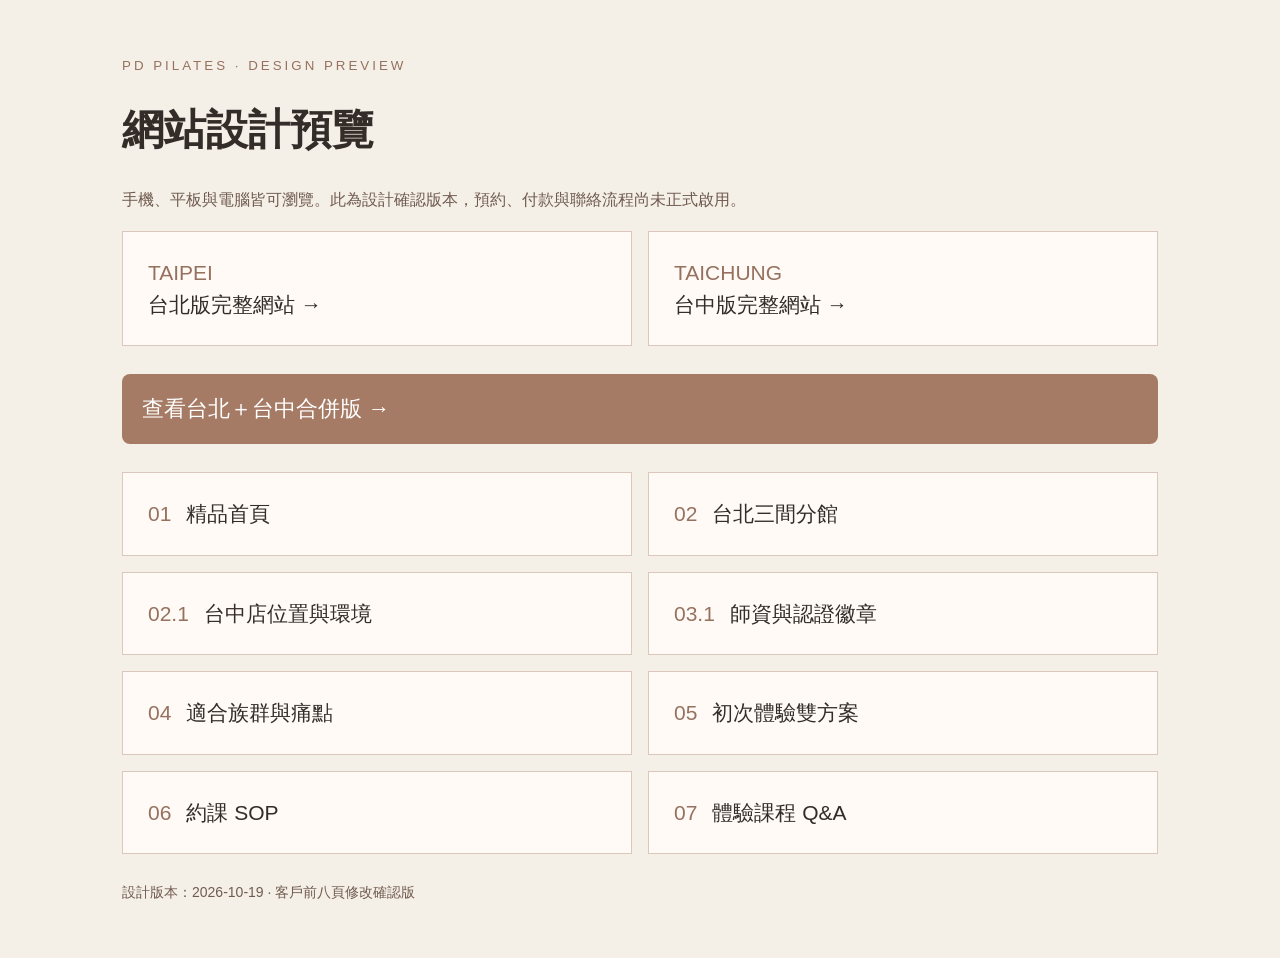
<file: index.html>
<!doctype html><html lang="zh-Hant"><head><meta charset="utf-8"><meta name="viewport" content="width=device-width,initial-scale=1"><meta name="robots" content="noindex,nofollow"><title>PD Pilates｜設計預覽</title><style>*{box-sizing:border-box}body{margin:0;background:#f5f0e7;color:#332c28;font-family:"Microsoft JhengHei",sans-serif}main{max-width:1080px;margin:auto;padding:56px 22px}small{color:#96715f;letter-spacing:3px}h1{font-size:clamp(28px,5vw,42px)}p{line-height:1.8;color:#705b50}.whole{display:block;background:#a67b65;color:white;padding:20px;text-decoration:none;border-radius:8px;font-size:22px;margin:28px 0}.grid{display:grid;grid-template-columns:repeat(2,minmax(0,1fr));gap:16px}.grid a{padding:25px;background:#fffaf6;border:1px solid #dbc8bd;text-decoration:none;color:inherit;font-size:21px;line-height:1.5}.grid span{color:#96715f;margin-right:15px}footer{margin-top:30px;font-size:14px;color:#705b50}@media(max-width:600px){.grid{grid-template-columns:1fr}}</style></head><body><main><small>PD PILATES · DESIGN PREVIEW</small><h1>網站設計預覽</h1><p>手機、平板與電腦皆可瀏覽。此為設計確認版本，預約、付款與聯絡流程尚未正式啟用。</p><section class="grid" aria-label="城市版本"><a href="landing-taipei.html?v=20261029-city-editions"><span>TAIPEI</span><br>台北版完整網站 →</a><a href="landing-taichung.html?v=20261029-city-editions"><span>TAICHUNG</span><br>台中版完整網站 →</a></section><a class="whole" href="landing.html?v=20261029-city-editions">查看台北＋台中合併版 →</a><section class="grid">
<a href="01_精品首頁/index.html?v=20261029-city-editions"><span>01</span>精品首頁</a>
<a href="02_台北三間分館/index.html?v=20261029-city-editions"><span>02</span>台北三間分館</a>
<a href="02.1_台中店位置與環境/index.html?v=20261029-city-editions"><span>02.1</span>台中店位置與環境</a>
<a href="03.1_師資與認證徽章/index.html?v=20261029-city-editions"><span>03.1</span>師資與認證徽章</a>
<a href="04_適合族群與痛點/index.html?v=20261029-city-editions"><span>04</span>適合族群與痛點</a>
<a href="05_初次體驗雙方案/index.html?v=20261029-city-editions"><span>05</span>初次體驗雙方案</a>
<a href="06_約課SOP/index.html?v=20261029-city-editions"><span>06</span>約課 SOP</a>
<a href="07_常見問題/index.html?v=20261029-city-editions"><span>07</span>體驗課程 Q&amp;A</a>
</section><footer>設計版本：2026-10-19 · 客戶前八頁修改確認版</footer></main></body></html>
</file>
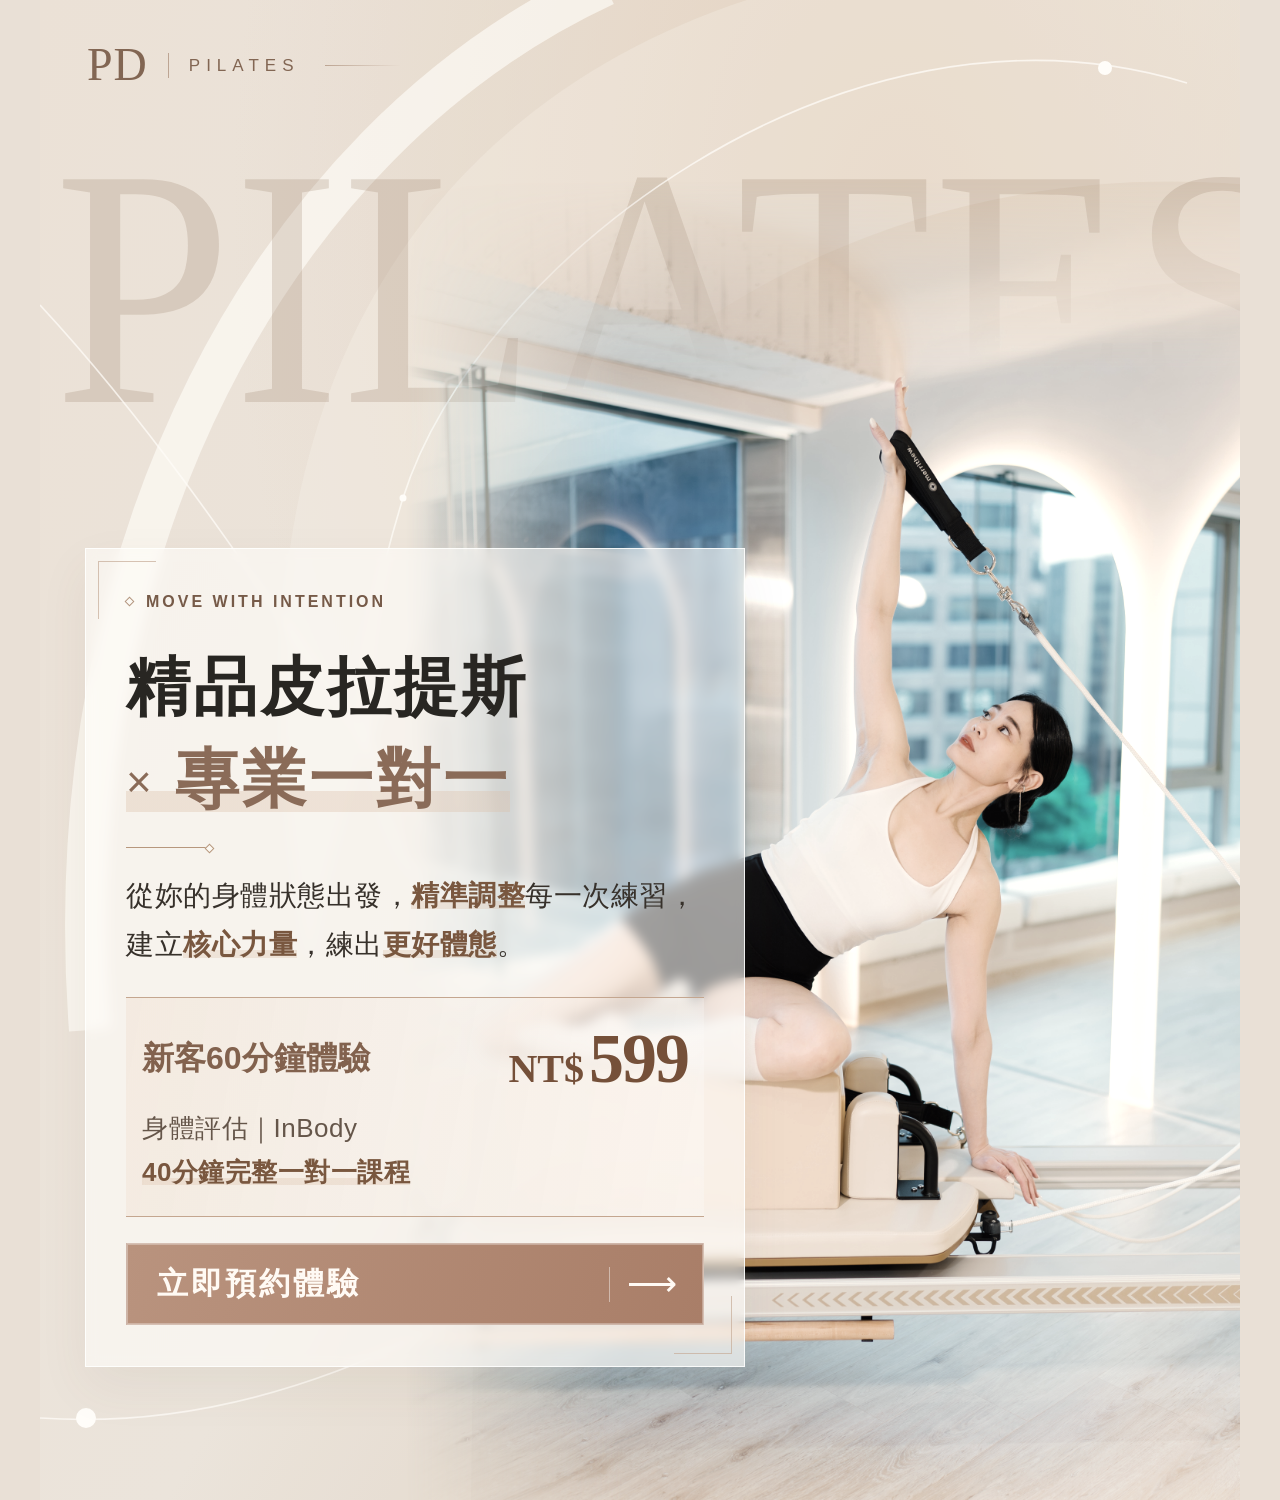
<file: 01_精品首頁/index.html>
<!doctype html>
<html lang="zh-Hant"><head><meta charset="utf-8"><meta name="viewport" content="width=device-width,initial-scale=1"><title>PD 精品首頁</title>
<style>
*{box-sizing:border-box}html,body{margin:0;background:#e9e0d6}body{color:#282622;font-family:"PMingLiU","Noto Serif TC",serif}.viewport{width:100%;overflow:hidden}.page{width:1200px;height:1500px;position:relative;overflow:hidden;transform-origin:top left;background:radial-gradient(ellipse at 64% 14%,#dfcbb6 0,transparent 49%),linear-gradient(120deg,#e9e0d6,#eee8df 48%,#d5c4ae)}
.sweep{position:absolute;inset:0;width:1200px;height:1500px}.ghost{position:absolute;left:14px;top:126px;margin:0;font:330px/.95 "Bodoni MT","Times New Roman",serif;letter-spacing:2px;color:rgba(143,115,92,.25);white-space:nowrap;width:1185px;transform:scaleX(.94);transform-origin:left center}
/* Only the photographic areas of the supplied reference are visible. All display text is HTML. */
.photo{position:absolute;inset:0;width:1200px;height:1500px;clip-path:polygon(87% 23%,92% 23%,92% 32%,100% 32%,100% 100%,34% 100%,36% 74%,42% 70%,48.7% 63%,48.7% 45%,61% 36%,76% 30%,84% 29%)}
.photo-softener{position:absolute;left:583px;top:410px;width:185px;height:400px;background:linear-gradient(90deg,rgba(226,216,203,.75),transparent);clip-path:polygon(0 68%,100% 0,100% 100%,0 100%);pointer-events:none}
.index{position:absolute;left:45px;top:449px;height:60px;display:flex;align-items:center;gap:19px}.index strong{font:56px/1 "Bodoni MT","Times New Roman",serif;font-weight:400}.index i{height:43px;width:1px;background:#a59689;transform:rotate(39deg);margin:0 5px}.index span{font:24px/1 "Times New Roman",serif;letter-spacing:3px;padding-top:13px}
.panel{position:absolute;left:45px;top:564px;width:538px;height:503px;background:rgba(255,253,249,.62);box-shadow:0 9px 20px rgba(107,89,71,.035);padding:27px 39px}.kicker{margin:0;font:14px/25px Arial,sans-serif;letter-spacing:2.5px}.panel h1{position:absolute;left:39px;top:139px;margin:0;font-size:58px;line-height:1.36;font-weight:600;letter-spacing:6px;white-space:nowrap}.rule{position:absolute;left:43px;top:316px;width:61px;height:2px;background:#c6ae85}.description{position:absolute;left:42px;top:340px;margin:0;white-space:nowrap;font-size:20px;letter-spacing:1.25px;line-height:32px}.cta{position:absolute;left:43px;top:401px;width:274px;height:65px;display:flex;align-items:center;justify-content:center;gap:18px;color:#fffaf4;background:#cdb0a2;font-size:24px;letter-spacing:3px;text-decoration:none}.cta span{font:34px "Times New Roman",serif;letter-spacing:0}.inset{position:absolute;left:46px;top:1103px;width:257px;height:240px;border:2px solid rgba(255,255,255,.85);overflow:hidden;background:#c9aa98}.inset:after{content:"";position:absolute;left:29px;top:0;bottom:0;width:2px;background:#fff9ef}.inset img{position:absolute;max-width:none;width:1200px;height:1500px;left:-48px;top:-1105px}.foot{position:absolute;left:86px;top:1411px;margin:0;font:14px/22px Arial,sans-serif;letter-spacing:2.5px}.linework{position:absolute;inset:0;width:1200px;height:1500px;pointer-events:none}
.ghost{z-index:1;font-weight:400;color:rgba(143,115,92,.21)}.photo{z-index:3;clip-path:none;mask-image:url("data:image/svg+xml,%3Csvg xmlns='http://www.w3.org/2000/svg' width='1200' height='1500'%3E%3Cdefs%3E%3Cfilter id='b'%3E%3CfeGaussianBlur stdDeviation='20'/%3E%3C/filter%3E%3C/defs%3E%3Cpath fill='white' filter='url(%23b)' d='M1020 326 L1120 326 L1120 455 L1240 455 L1240 1540 L396 1540 L416 1130 L490 1040 L604 950 L604 670 L750 535 L923 450 L1008 425Z'/%3E%3C/svg%3E");mask-size:1200px 1500px}.photo-softener{display:none}.linework{z-index:2}.panel,.index{z-index:4}.inset,.foot{z-index:5}.panel h1{font-size:60px;letter-spacing:7px;line-height:1.32}.description{letter-spacing:1px;font-size:20px}.page{background:radial-gradient(ellipse at 72% 14%,#dfcdb9 0,transparent 55%),linear-gradient(120deg,#e8ded3,#e8e1d8 48%,#d5c4ae)}
</style><link rel="stylesheet" href="../shared/preserve-style.css?v=20261029-city-editions"><link rel="stylesheet" href="home-refinement.css?v=20261029-city-editions"><script src="../shared/page-bridge.js?v=20261029-city-editions" defer></script><link rel="stylesheet" href="../shared/type-emphasis.css?v=20261029-city-editions"><link rel="stylesheet" href="home-larger.css?v=20261029-city-editions"><link rel="stylesheet" href="../shared/client-review-20260918.css?v=20261029-city-editions"></head><body data-layout="home"><div class="viewport"><main class="page">
<div class="brand-signature" aria-label="PD Pilates"><span class="brand-initials">PD</span><span class="brand-divider" aria-hidden="true"></span><span class="brand-name">PILATES</span><span class="brand-hairline" aria-hidden="true"></span></div>
<svg class="sweep" viewBox="0 0 1200 1500" aria-hidden="true"><path d="M565 -15 C230 140 14 550 50 1030" fill="none" stroke="#fffdf9" stroke-opacity=".66" stroke-width="42"/><path d="M1210 -18 C710 -130 97 126 270 960 C350 470 739 144 1210 185" fill="#f8f4ed" fill-opacity=".27"/><path d="M1200 282 C774 270 411 650 436 1170 L431 1500 L0 1500 L0 0 L1200 0Z" fill="#f8f5ef" fill-opacity=".12"/></svg>
<div class="ghost" aria-hidden="true">PILATES</div><img class="photo" src="assets/home-selected-0610-00056.jpg" alt="PD 教練於器械上伸展，使用指定的 0610 PD_DSC00056 原照"><div class="photo-softener"></div>

<section class="panel" aria-labelledby="home-title"><p class="kicker"><span class="kicker-mark" aria-hidden="true"></span>MOVE WITH INTENTION</p><h1 id="home-title">精品皮拉提斯<br><span class="headline-secondary"><span class="headline-times">×</span> 專業一對一</span></h1><div class="rule" aria-hidden="true"></div><p class="description">從妳的身體狀態出發，<strong class="key-phrase">精準調整</strong>每一次練習，建立<strong class="key-phrase">核心力量</strong>，練出<strong class="key-phrase">更好體態</strong>。</p><div class="experience-detail"><p class="home-offer"><span class="offer-label">新客60分鐘體驗</span> <strong><span class="currency">NT$</span>599</strong></p><p class="home-includes">身體評估｜InBody<br><span class="key-phrase">40分鐘完整一對一課程</span></p></div><a class="cta" href="../booking.html?plan=trial&v=20261029-city-editions">立即預約體驗 <span aria-hidden="true">⟶</span></a></section>

<svg class="linework" viewBox="0 0 1200 1500" aria-hidden="true"><g fill="none" stroke="#fffdf8" stroke-width="1.6" opacity=".75"><path d="M1147 83 C800 -23 436 267 363 498 C281 765 310 915 668 1100"/><path d="M0 305 C265 591 420 971 687 1135 C504 1274 277 1437 0 1418"/></g><g fill="#fffdf9"><circle cx="1065" cy="68" r="7"/><circle cx="363" cy="498" r="3.5"/><circle cx="46" cy="1418" r="10"/></g></svg>
</main></div>
<link rel="stylesheet" href="../shared/client-review-20261019.css?v=20261029-city-editions">
</body></html>
</file>
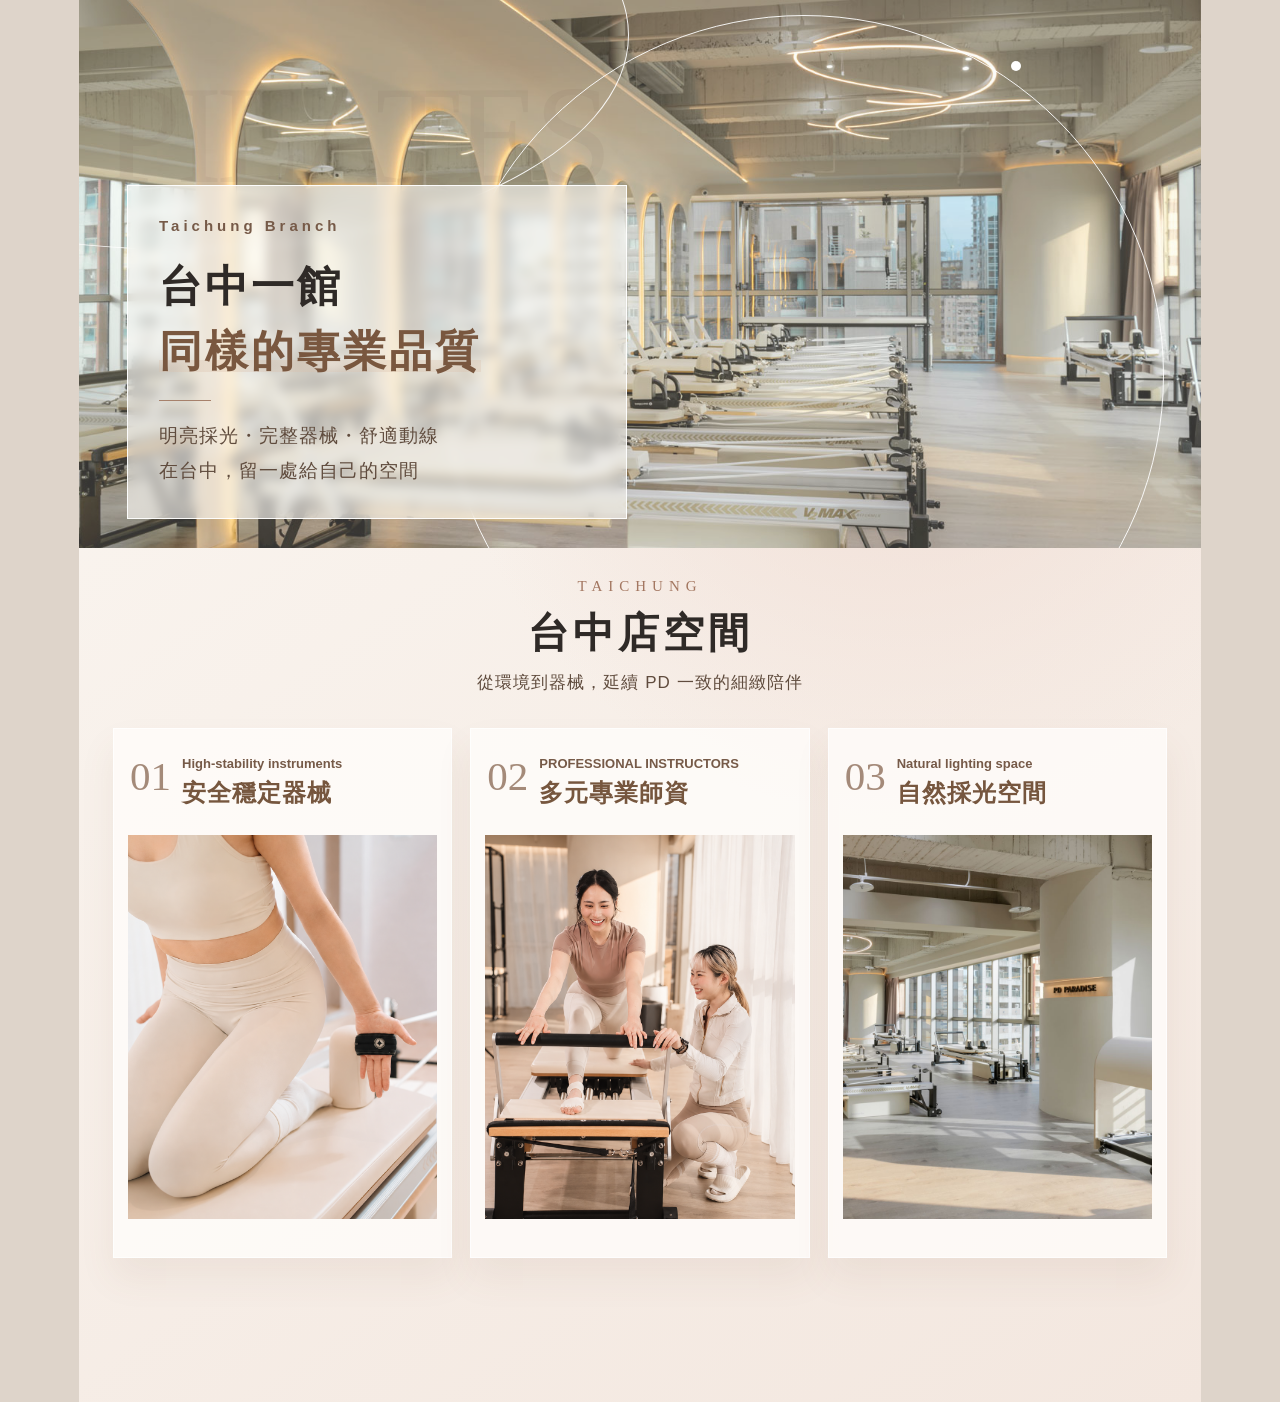
<file: 02.1_台中店位置與環境/index.html>
<!doctype html><html lang="zh-Hant"><head><meta charset="utf-8"><meta name="viewport" content="width=device-width,initial-scale=1"><title>PD Pilates｜台中店位置與環境</title>
<style>
:root{--cream:#f6eee7;--paper:#fffaf6;--ink:#2f2a27;--brown:#98715d;--line:rgba(155,116,94,.38)}*{box-sizing:border-box}html,body{margin:0;background:#ded4ca;color:var(--ink)}.page{width:min(100%,1122px);height:1402px;margin:auto;overflow:hidden;position:relative;font-family:"Noto Serif TC","Songti TC","PMingLiU",serif;background:radial-gradient(circle at 74% 25%,#f0ddd4 0,transparent 35%),linear-gradient(145deg,#fbf7f2,#f3e7df)}
.hero{height:548px;position:relative;overflow:hidden}.hero-photo{position:absolute;inset:0;width:100%;height:100%;object-fit:cover;object-position:center 50%;filter:brightness(1.08) saturate(.82)}.veil{position:absolute;inset:0;background:linear-gradient(90deg,rgba(248,242,236,.82) 0%,rgba(248,242,236,.26) 52%,rgba(239,217,207,.18))}.ghost{position:absolute;left:25px;top:65px;color:rgba(119,91,74,.08);font:140px/1 Georgia,serif;letter-spacing:-6px}.panel{position:absolute;left:48px;top:194px;width:500px;padding:31px 31px 30px;background:rgba(255,252,249,.82);border:1px solid rgba(255,255,255,.92);backdrop-filter:blur(7px)}.eyebrow{font:13px Georgia,serif;letter-spacing:5px;color:#795d4f}.panel h1{font-weight:400;font-size:38px;line-height:1.65;letter-spacing:4px;margin:20px 0 17px}.rule{width:52px;height:1px;background:#a7816b;margin-bottom:17px}.panel p{margin:0;color:#78645a;font-size:16px;line-height:1.85;letter-spacing:1.5px}.orbit{position:absolute;border:1px solid rgba(255,255,255,.9);border-radius:50%;pointer-events:none}.orbit.one{width:720px;height:720px;right:37px;top:15px}.orbit.two{width:900px;height:430px;left:-350px;top:-180px}.dot{position:absolute;width:10px;height:10px;border-radius:50%;background:#fff;right:180px;top:61px}
.intro{text-align:center;height:180px;padding-top:39px}.intro .en{color:#a37761;font:13px Georgia,serif;letter-spacing:6px}.intro h2{font-weight:400;font-size:36px;letter-spacing:6px;margin:11px 0 8px}.intro p{margin:0;color:#876d60;font-size:14px;letter-spacing:2px}
.gallery{display:grid;grid-template-columns:repeat(3,1fr);gap:18px;padding:0 34px}.card{height:530px;padding:23px 14px 14px;background:rgba(255,253,250,.82);border:1px solid rgba(255,255,255,.75);box-shadow:0 20px 34px rgba(128,90,70,.08)}.card-head{height:67px;display:flex;align-items:flex-start;gap:12px;padding:0 2px}.num{font:36px Georgia,serif;color:#a48a79}.label{padding-top:3px}.label small{display:block;color:#a27761;font:10px Georgia,serif;letter-spacing:3px}.label h3{font-weight:400;font-size:21px;margin:4px 0 0;letter-spacing:2px}.card img{width:100%;height:400px;object-fit:cover;display:block;filter:brightness(1.03) saturate(.88)}.card:nth-child(1) img{object-position:center}.card:nth-child(2) img{object-position:center}.card:nth-child(3) img{object-position:center}
.footer{position:absolute;left:0;bottom:0;width:100%;height:110px;padding:0 60px;display:flex;align-items:center;justify-content:space-between;background:#bea99a;color:#fff}.footer h4{font-weight:400;font-size:20px;letter-spacing:2px;margin:0 0 6px}.footer p{margin:0;font-size:12px;letter-spacing:1px}.button{width:235px;height:56px;border:1px solid rgba(255,255,255,.9);display:flex;align-items:center;justify-content:center;gap:30px;font-size:14px;letter-spacing:1px}
@media(max-width:760px){.page{height:auto}.hero{height:600px}.panel{left:6%;width:88%}.gallery{grid-template-columns:1fr}.card{height:auto}.footer{position:relative;margin-top:30px}.intro{height:auto;padding-bottom:35px}}
</style><link rel="stylesheet" href="../shared/preserve-style.css?v=20261029-city-editions"><script src="../shared/page-bridge.js?v=20261029-city-editions" defer></script><link rel="stylesheet" href="../shared/type-emphasis.css?v=20261029-city-editions"><link rel="stylesheet" href="../shared/branch-photo-refresh.css?v=20261029-city-editions"><link rel="stylesheet" href="../shared/client-review-20260918.css?v=20261029-city-editions"></head><body data-layout="taichung"><main class="page">
<section class="hero"><img class="hero-photo" src="assets/branch-refresh/taichung-1.jpg" alt="PD Pilates 台中店器械教室"><div class="veil"></div><div class="ghost">PILATES</div><div class="orbit one"></div><div class="orbit two"></div><span class="dot"></span><div class="panel"><div class="eyebrow">Taichung Branch</div><h1>台中一館<br><span class="key-phrase">同樣的專業品質</span></h1><div class="rule"></div><p>明亮採光・完整器械・舒適動線<br>在台中，留一處給自己的空間</p></div></section>
<section class="intro"><div class="en">TAICHUNG</div><h2>台中店空間</h2><p>從環境到器械，延續 PD 一致的細緻陪伴</p></section>
<section class="gallery">
<article class="card"><div class="card-head"><span class="num">01</span><div class="label"><small>High-stability instruments</small><h3>安全穩定器械</h3></div></div><img src="assets/client-20261019/equipment.png" alt="學員使用器械拉帶的動作細節"></article>
<article class="card"><div class="card-head"><span class="num">02</span><div class="label"><small>PROFESSIONAL INSTRUCTORS</small><h3>多元專業師資</h3></div></div><img src="assets/client-20261019/interaction.png" alt="台中店教練陪伴學員進行器械訓練"></article>
<article class="card"><div class="card-head"><span class="num">03</span><div class="label"><small>Natural lighting space</small><h3>自然採光空間</h3></div></div><img src="assets/branch-refresh/taichung-2.jpg" alt="台中店自然採光空間"></article>
</section>

</main><link rel="stylesheet" href="../shared/client-review-20261019.css?v=20261029-city-editions">
</body></html>
</file>
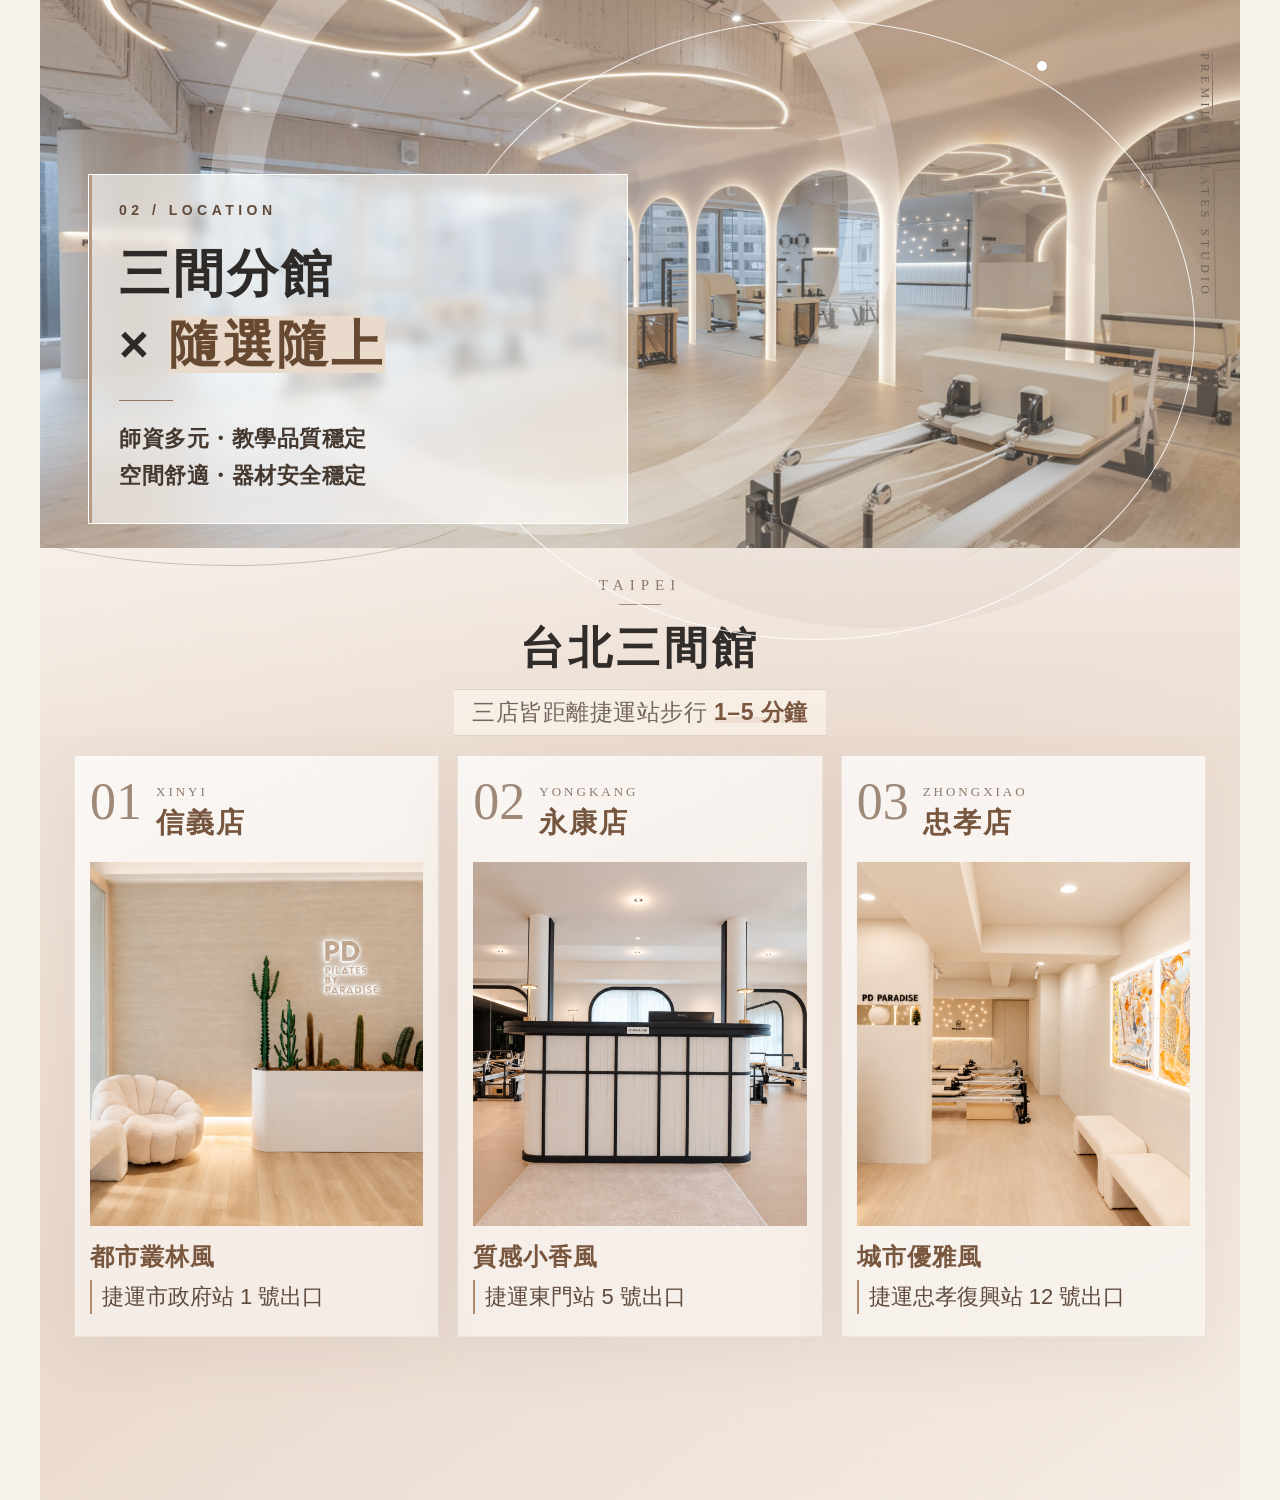
<file: 02_台北三間分館/index.html>
<!doctype html><html lang="zh-Hant"><head><meta charset="utf-8"><meta name="viewport" content="width=device-width,initial-scale=1"><title>PD Pilates Branches</title>
<style>
*{box-sizing:border-box}html,body{margin:0;width:1200px;height:1500px;overflow:hidden}body{font-family:"Microsoft JhengHei UI","Noto Sans TC",sans-serif;color:#312d2a;background:#f7f2ea}.page{position:relative;width:1200px;height:1500px;background:linear-gradient(140deg,#faf7f2,#f3ebe2);overflow:hidden}.grain{position:absolute;inset:0;opacity:.055;background-image:url("data:image/svg+xml,%3Csvg xmlns='http://www.w3.org/2000/svg' width='180' height='180'%3E%3Cfilter id='n'%3E%3CfeTurbulence baseFrequency='.8' numOctaves='3'/%3E%3C/filter%3E%3Crect width='100%25' height='100%25' filter='url(%23n)' opacity='.35'/%3E%3C/svg%3E")}.hero{position:absolute;left:0;top:0;width:1200px;height:548px;overflow:hidden}.hero img{width:100%;height:100%;object-fit:cover;object-position:center 43%;filter:saturate(.83) contrast(.92) brightness(1.06)}.hero:after{content:"";position:absolute;inset:0;background:linear-gradient(90deg,rgba(247,242,234,.98) 0%,rgba(247,242,234,.86) 31%,rgba(247,242,234,.18) 66%,rgba(247,242,234,.04) 100%)}.brand{position:absolute;left:58px;top:38px;z-index:3;font:16px Georgia,serif;letter-spacing:.35em}.brand b{font-size:31px;font-weight:400;letter-spacing:-.13em;margin-right:22px}.ghost{position:absolute;left:42px;top:72px;z-index:2;font:138px/1 Georgia,serif;color:#927d6e;opacity:.13;letter-spacing:.01em}.copy{position:absolute;left:66px;top:205px;z-index:3;width:470px}.copy .kicker{font:12px Georgia,serif;letter-spacing:.32em;color:#8e7a6c}.copy h1{font-size:43px;line-height:1.48;font-weight:400;letter-spacing:.08em;margin:20px 0 19px}.copy .rule{width:54px;height:1px;background:#a28b79;margin-bottom:19px}.copy p{font-size:16px;line-height:2;letter-spacing:.07em;color:#685d56;margin:0}.curve{position:absolute;left:-75px;top:416px;width:530px;height:150px;border:1px solid rgba(158,137,121,.48);border-top-color:transparent;border-right-color:transparent;border-radius:0 0 55% 55%;z-index:4}.vertical{position:absolute;right:27px;top:53px;z-index:4;writing-mode:vertical-rl;font:11px Georgia,serif;letter-spacing:.35em;color:#6f625a}.vertical:before{content:"";display:block;width:1px;height:62px;background:#8e7a6c;margin:0 auto 18px}.intro{position:absolute;top:548px;left:0;right:0;height:188px;text-align:center;padding-top:43px}.intro .en{font:13px Georgia,serif;letter-spacing:.4em;color:#8e7a6c}.intro .dash{width:42px;height:1px;background:#a28b79;margin:10px auto 14px}.intro h2{font-size:39px;font-weight:400;letter-spacing:.14em;margin:0}.intro p{font-size:14px;color:#74675f;letter-spacing:.12em;margin:13px 0}.cards{position:absolute;left:34px;right:34px;top:755px;height:550px;display:grid;grid-template-columns:repeat(3,1fr);gap:18px}.card{background:rgba(255,255,255,.62);border:1px solid rgba(158,137,121,.18);padding:23px 15px 17px;position:relative}.head{height:74px;display:flex;align-items:flex-start;gap:15px}.num{font:48px Georgia,serif;color:#9e8979;line-height:.9}.name{padding-top:3px}.name em{font:11px Georgia,serif;letter-spacing:.28em;font-style:normal;color:#8e7a6c}.name strong{display:block;font-size:23px;letter-spacing:.12em;font-weight:500;margin-top:4px}.main{height:420px;overflow:hidden}.main img,.detail img{width:100%;height:100%;object-fit:cover;display:block;filter:saturate(.85) contrast(.94) brightness(1.04)}.location{display:none}.pin{width:22px;height:22px;border:1px solid #9e8979;border-radius:50% 50% 50% 0;transform:rotate(-45deg);position:relative;margin-left:4px}.pin:after{content:"";position:absolute;width:5px;height:5px;border:1px solid #9e8979;border-radius:50%;left:7px;top:7px}.location span{transform:none}.details{display:grid;grid-template-columns:1fr 1fr;gap:9px;height:167px;margin-top:12px}.detail{overflow:hidden}.environment{margin-top:13px;display:flex;justify-content:space-between;font-size:11px;letter-spacing:.12em;color:#7b6e65}.environment span+span:before{content:"·";margin-right:12px;color:#b29e8f}.footer{position:absolute;left:0;right:0;bottom:0;height:120px;background:#b5a18f;color:white;display:flex;align-items:center;padding:0 65px}.footer strong{font-size:20px;font-weight:400;letter-spacing:.08em}.footer p{margin:8px 0 0;font-size:12px;letter-spacing:.11em;opacity:.86}.cta{margin-left:auto;border:1px solid rgba(255,255,255,.7);padding:16px 28px;font-size:14px;letter-spacing:.13em}.cta span{margin-left:40px;font-size:20px}.arc2{position:absolute;right:-110px;top:510px;width:430px;height:250px;border:1px solid rgba(158,137,121,.3);border-left-color:transparent;border-bottom-color:transparent;border-radius:50%}
</style><style>
.page{background:radial-gradient(circle at 78% 8%,rgba(255,255,255,.72),transparent 34%),linear-gradient(145deg,#f7f1e9 0%,#ead9cc 55%,#f5ece4 100%)}
.hero img{filter:none}
.hero:after{background:linear-gradient(90deg,rgba(247,241,233,.98) 0%,rgba(242,229,219,.82) 34%,rgba(232,213,206,.18) 70%,rgba(255,255,255,.04) 100%)}
.ghost{font-size:154px;top:84px;left:24px;color:#9b8372;opacity:.17;letter-spacing:-.015em}
.copy{left:48px;top:195px;width:500px;padding:27px 30px 28px;background:linear-gradient(110deg,rgba(255,255,255,.63),rgba(255,255,255,.25));border:1px solid rgba(255,255,255,.55);backdrop-filter:blur(1px)}
.copy h1{font-size:45px}.copy .kicker{color:#76665d}.intro{background:linear-gradient(180deg,rgba(255,255,255,.35),rgba(255,255,255,.08))}
.cards{z-index:3}.card{background:linear-gradient(155deg,rgba(255,255,255,.74),rgba(255,255,255,.42));border-color:rgba(158,137,121,.16);box-shadow:0 22px 55px rgba(101,78,65,.07)}
.main img{filter:none}
.footer{background:linear-gradient(100deg,#b7a08e,#c8b6a7)}
.cover-arc-a{position:absolute;z-index:2;left:170px;top:-135px;width:690px;height:670px;border:52px solid rgba(255,255,255,.30);border-radius:50%;pointer-events:none}
.cover-arc-b{position:absolute;z-index:2;left:395px;top:20px;width:760px;height:620px;border:1px solid rgba(255,255,255,.85);border-radius:50%;pointer-events:none}
.cover-arc-c{position:absolute;z-index:2;left:490px;top:88px;width:690px;height:540px;border:90px solid rgba(201,181,166,.16);border-radius:50%;pointer-events:none}
.cover-dot{position:absolute;z-index:4;left:997px;top:61px;width:10px;height:10px;background:#fff;border-radius:50%;box-shadow:0 0 0 1px rgba(158,137,121,.2)}
</style><style>.hero-inset,.location-no,.location-line,.upper-orbit,.upper-dot,.brand{display:none}</style><link rel="stylesheet" href="../shared/preserve-style.css?v=20261029-city-editions"><script src="../shared/page-bridge.js?v=20261029-city-editions" defer></script><link rel="stylesheet" href="../shared/type-emphasis.css?v=20261029-city-editions"><link rel="stylesheet" href="../shared/branch-photo-refresh.css?v=20261029-city-editions"><link rel="stylesheet" href="../shared/client-review-20260918.css?v=20261029-city-editions"></head><body data-layout="locations"><main class="page"><div class="grain"></div><div class="cover-arc-a"></div><div class="cover-arc-c"></div><div class="cover-arc-b"></div><div class="cover-dot"></div><div class="upper-orbit"></div><div class="upper-dot"></div><section class="hero"><img src="assets/branch-refresh/xinyi-1.jpg"></section><div class="hero-inset"><img src="assets/branch-refresh/xinyi-1.jpg"></div><div class="location-no">02 <small>TAIPEI STUDIOS</small></div><div class="location-line"></div><div class="ghost">PILATES</div><div class="brand"><b>PD</b>PD PILATES</div><div class="copy"><div class="kicker">02 / LOCATION</div><h1>三間分館<br>× <span class="key-phrase">隨選隨上</span></h1><div class="rule"></div><p>師資多元・教學品質穩定<br>空間舒適・器材安全穩定</p></div><div class="curve"></div><div class="vertical">PREMIUM PILATES STUDIO</div><div class="arc2"></div>
<section class="intro"><div class="en">TAIPEI</div><div class="dash"></div><h2>台北三間館</h2><p>三店皆距離捷運站步行 <span class="key-phrase">1–5 分鐘</span></p></section>
<section class="cards">
<article class="card" data-branch="xinyi"><div class="head"><div class="num">01</div><div class="name"><em>XINYI</em><strong>信義店</strong></div></div><div class="main"><img src="assets/client-20261019/xinyi.png" alt="信義店都市叢林風的植栽與接待空間"></div><p class="branch-style">都市叢林風</p><p class="metro">捷運市政府站 1 號出口</p></article>
<article class="card" data-branch="yongkang"><div class="head"><div class="num">02</div><div class="name"><em>YONGKANG</em><strong>永康店</strong></div></div><div class="main"><img src="assets/client-20261019/yongkang.png" alt="永康店質感小香風的黑白線條櫃台"></div><p class="branch-style">質感小香風</p><p class="metro">捷運東門站 5 號出口</p></article>
<article class="card" data-branch="zhongxiao"><div class="head"><div class="num">03</div><div class="name"><em>ZHONGXIAO</em><strong>忠孝店</strong></div></div><div class="main"><img src="assets/client-20261019/zhongxiao.png" alt="忠孝店城市優雅風的藝術掛畫與空間"></div><p class="branch-style">城市優雅風</p><p class="metro">捷運忠孝復興站 12 號出口</p></article>
</section></main><link rel="stylesheet" href="../shared/client-review-20261019.css?v=20261029-city-editions">
</body></html>
</file>
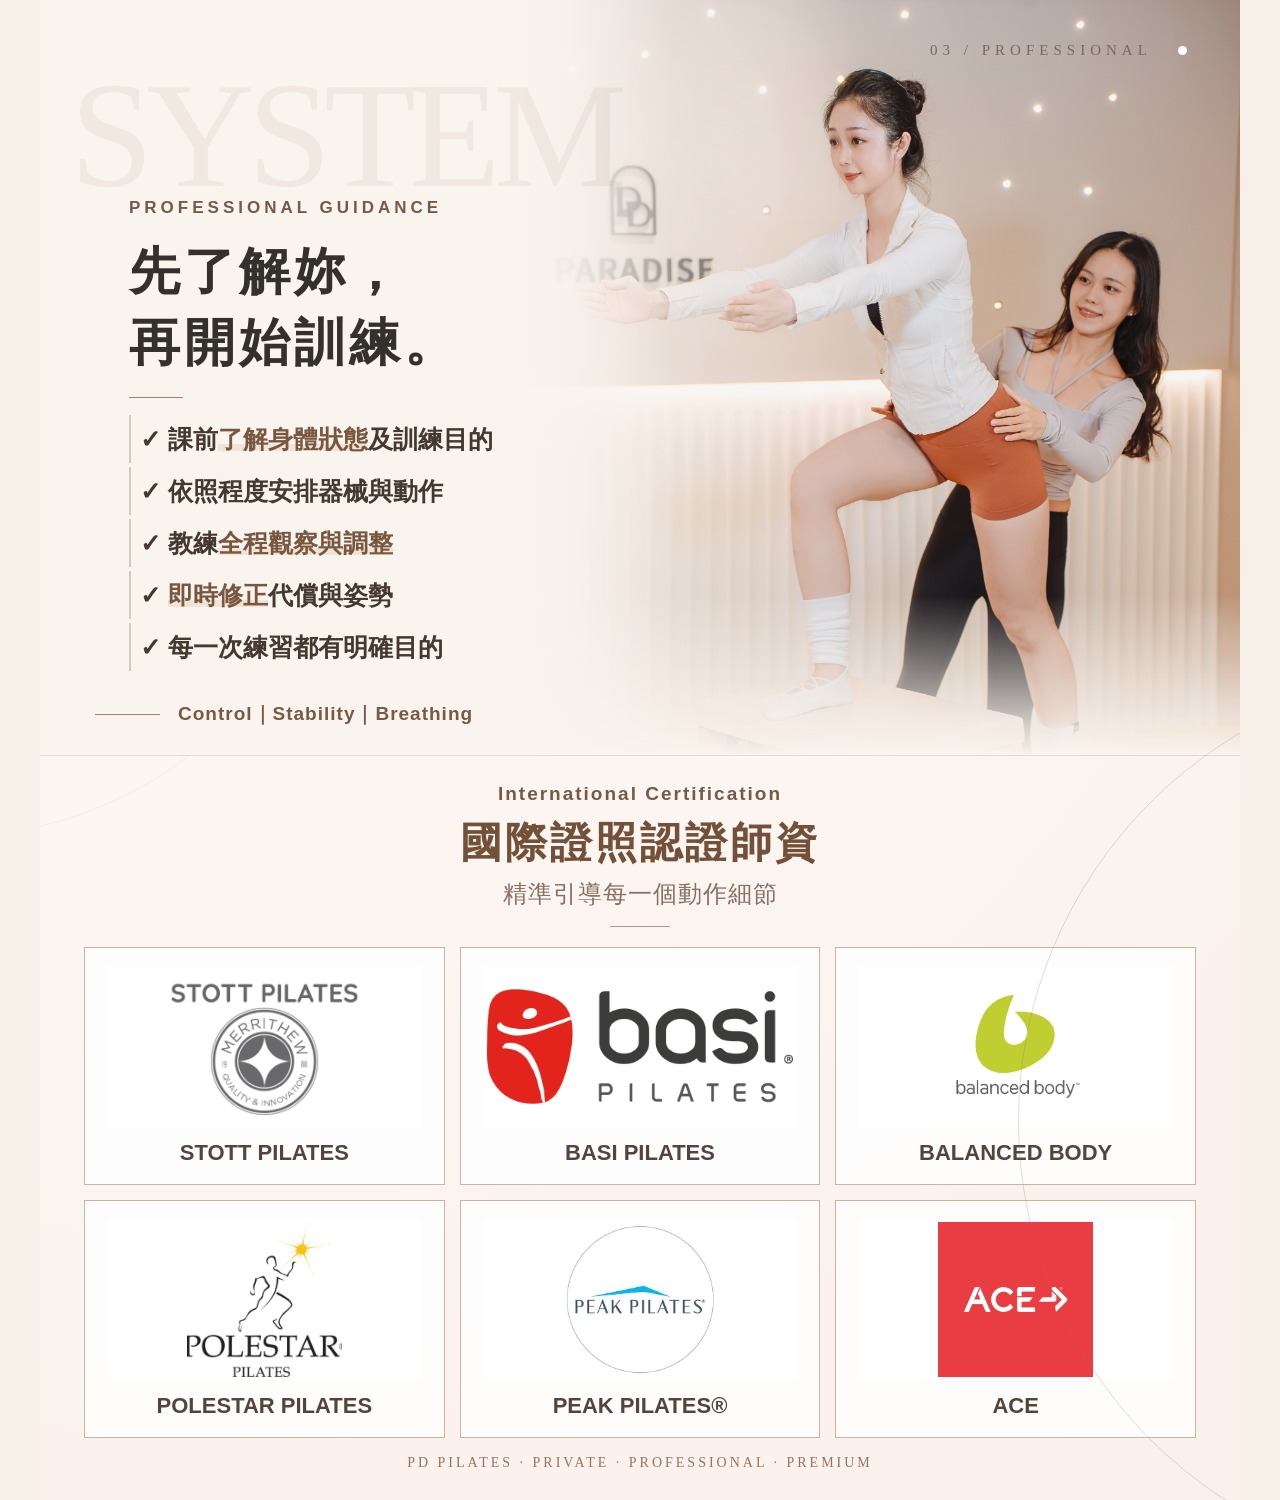
<file: 03.1_師資與認證徽章/index.html>
<!doctype html>
<html lang="zh-Hant">
<head>
  <meta charset="utf-8">
  <meta name="viewport" content="width=device-width,initial-scale=1">
  <title>PD Pilates｜專業師資・精品器械・國際認證</title>
  <style>
    :root{--ink:#34302e;--brown:#8f6f5b;--muted:#866f63;--line:#d9c8bd;--cream:#f7f0e9;--blush:#efe0d8;--paper:#fffaf6}
    *{box-sizing:border-box} html{background:#ded8d2} body{margin:0;color:var(--ink);font-family:"Noto Serif TC","Songti TC","PMingLiU",serif;background:var(--cream)}
    .page{width:min(1200px,100%);height:1500px;margin:auto;overflow:hidden;background:radial-gradient(circle at 13% 8%,#fff 0,#f8f1eb 33%,#f0dfd7 100%);position:relative}
    .page:before,.page:after{content:"";position:absolute;border:1px solid rgba(151,112,89,.25);border-radius:50%;pointer-events:none}.page:before{width:780px;height:780px;left:-480px;top:55px}.page:after{width:900px;height:900px;right:-680px;top:670px}
    .hero{height:720px;position:relative}.ghost{position:absolute;left:30px;top:60px;font:150px/1 Georgia,serif;color:rgba(119,91,73,.075);letter-spacing:-7px;z-index:2}
    .photo{position:absolute;right:0;top:0;width:720px;height:720px;object-fit:cover;object-position:center;border-bottom-left-radius:170px;filter:saturate(.82) sepia(.08) brightness(1.03)}
    .wash{position:absolute;inset:0;background:linear-gradient(90deg,rgba(250,244,238,.98) 0%,rgba(250,244,238,.80) 35%,rgba(250,244,238,.08) 70%);z-index:1}
    .tag{position:absolute;right:53px;top:42px;z-index:3;color:#7f675a;letter-spacing:7px;font:13px Georgia,serif}.dot{display:inline-block;width:9px;height:9px;background:white;border-radius:50%;margin-left:18px}
    .panel{position:absolute;z-index:4;left:54px;top:218px;width:620px;padding:36px 40px 38px;background:rgba(255,252,249,.86);border:1px solid rgba(255,255,255,.92);backdrop-filter:blur(8px)}
    .eyebrow{font:15px Georgia,serif;letter-spacing:5px;color:#795d4f}.panel h1{font-weight:400;font-size:47px;line-height:1.48;letter-spacing:5px;margin:27px 0 21px}.rule{width:54px;height:1px;background:#a7816b;margin:0 0 23px}.panel p{font-size:19px;line-height:1.9;letter-spacing:2px;color:#725f56;margin:0}
    .hero-note{position:absolute;left:55px;bottom:82px;z-index:4;color:#9a6f59;font:14px Georgia,serif;letter-spacing:4px}.hero-note:before{content:"";display:inline-block;width:65px;height:1px;background:#a9826c;vertical-align:middle;margin-right:18px}
    .equipment{padding:24px 44px 74px;position:relative}.section-kicker{display:flex;align-items:center;gap:18px;color:#a2735d;font:16px Georgia,serif;letter-spacing:5px;margin:0 0 28px}.section-kicker:after{content:"";height:1px;background:#d1beb3;flex:1}
    .cards{display:grid;grid-template-columns:repeat(3,1fr);gap:16px}.card{min-height:545px;padding:35px 25px 27px;border:1px solid #ddcec5;background:linear-gradient(135deg,rgba(255,252,249,.88),rgba(232,210,200,.55));position:relative}.card:nth-child(2){background:rgba(239,220,211,.50)}.card:nth-child(3){background:rgba(224,205,195,.40)}
    .num{font:44px Georgia,serif;color:#a99182;border-bottom:1px solid #d6c3b8;padding-bottom:17px}.en{font:23px/1.15 Georgia,serif;color:#5e4e46;margin:29px 0 22px;letter-spacing:1px}.zh{font-size:29px;line-height:1.48;letter-spacing:2px;margin-bottom:19px}.desc{font-size:17px;line-height:1.65;color:#795f52;letter-spacing:1px}.keywords{position:absolute;left:25px;bottom:25px;color:#b47f66;font:12px Georgia,serif;letter-spacing:1px}
    .equipment-foot{text-align:right;color:#a16e58;font:12px Georgia,serif;letter-spacing:3px;margin-top:58px}.equipment-foot:before{content:"";display:inline-block;width:52px;height:1px;background:#b58b76;vertical-align:middle;margin-right:14px}
    .certs{height:780px;position:relative;padding:38px 44px 28px;background:rgba(255,250,246,.68);border-top:1px solid rgba(177,139,119,.25)}
    .cert-head{text-align:center;margin-bottom:25px}.cert-head .small{font:13px Georgia,serif;letter-spacing:6px;color:#9a725e}.cert-head h2{font-weight:400;font-size:38px;letter-spacing:8px;margin:10px 0 7px}.cert-head p{margin:0;color:#876f62;font-size:15px;letter-spacing:2px}.cert-head:after{content:"";display:block;width:60px;height:1px;background:#bb9581;margin:16px auto 0}
    .cert-grid{display:grid;grid-template-columns:repeat(4,1fr);gap:14px}.cert{height:245px;background:rgba(255,255,255,.78);border:1px solid #e0d1c8;padding:16px 15px 14px;display:flex;flex-direction:column;align-items:center;justify-content:space-between;text-align:center}.logo-box{height:142px;width:100%;display:flex;align-items:center;justify-content:center;background:#fff}.cert img{display:block;max-width:92%;max-height:122px;object-fit:contain}.cert h3{margin:8px 0 2px;font:16px Georgia,serif;letter-spacing:1px;color:#55443c}.cert span{font-size:11px;line-height:1.4;color:#947765;letter-spacing:.5px}.closing{text-align:center;margin-top:25px;color:#9a725f;font:12px Georgia,serif;letter-spacing:5px}
    @media(max-width:760px){.page{width:100%}.hero{height:760px}.photo{width:100%;height:430px}.ghost{font-size:92px}.panel{left:6%;top:265px;width:88%;padding:28px}.panel h1{font-size:34px}.tag{display:none}.hero-note{bottom:30px}.cards,.cert-grid{grid-template-columns:1fr}.card{min-height:410px}.cert{height:250px}.equipment,.certs{padding-left:6%;padding-right:6%}.section-kicker{font-size:12px}}
  </style>
<link rel="stylesheet" href="../shared/preserve-style.css?v=20261029-city-editions"><script src="../shared/page-bridge.js?v=20261029-city-editions" defer></script><link rel="stylesheet" href="../shared/type-emphasis.css?v=20261029-city-editions"><link rel="stylesheet" href="../shared/client-review-20260918.css?v=20261029-city-editions"></head>
<body data-layout="credentials">
<main class="page">
  <section class="hero">
    <div class="ghost">SYSTEM</div><img class="photo" src="assets/client-20261019/teaching.jpg" alt="PD 教練於學員身旁協助調整器械動作"><div class="wash"></div>
    <div class="tag">03 / PROFESSIONAL <span class="dot"></span></div>
    <div class="panel"><div class="eyebrow">PROFESSIONAL GUIDANCE</div><h1>先了解妳，<br>再開始訓練。</h1><div class="rule"></div><ul class="client-checks"><li>✓ 課前<span class="key-phrase">了解身體狀態</span>及訓練目的</li><li>✓ 依照程度安排器械與動作</li><li>✓ 教練<span class="key-phrase">全程觀察與調整</span></li><li>✓ <span class="key-phrase">即時修正</span>代償與姿勢</li><li>✓ 每一次練習都有明確目的</li></ul></div>
    <div class="hero-note">Control｜Stability｜Breathing</div>
  </section>
  <section class="certs">
    <header class="cert-head"><div class="small">International Certification</div><h2>國際證照認證師資</h2><p>精準引導每一個動作細節</p></header>
    <div class="cert-grid"><article class="cert"><div class="logo-box"><img src="../shared/certs/stott.jpg" alt="STOTT PILATES"></div><h3>STOTT PILATES</h3></article><article class="cert"><div class="logo-box"><img src="../shared/certs/basi-primary.png" alt="BASI PILATES"></div><h3>BASI PILATES</h3></article><article class="cert"><div class="logo-box"><img src="../shared/certs/balanced-body.jpg" alt="BALANCED BODY"></div><h3>BALANCED BODY</h3></article><article class="cert"><div class="logo-box"><img src="../shared/certs/polestar.jpg" alt="POLESTAR PILATES"></div><h3>POLESTAR PILATES</h3></article><article class="cert"><div class="logo-box"><img src="../shared/certs/peak-pilates.png" alt="PEAK PILATES®"></div><h3>PEAK PILATES®</h3></article><article class="cert"><div class="logo-box"><img src="../shared/certs/ace.jpg" alt="ACE"></div><h3>ACE</h3></article></div><div class="closing">PD PILATES · PRIVATE · PROFESSIONAL · PREMIUM</div>
  </section>
</main>
<link rel="stylesheet" href="../shared/client-review-20261019.css?v=20261029-city-editions">
</body>
</html>
</file>
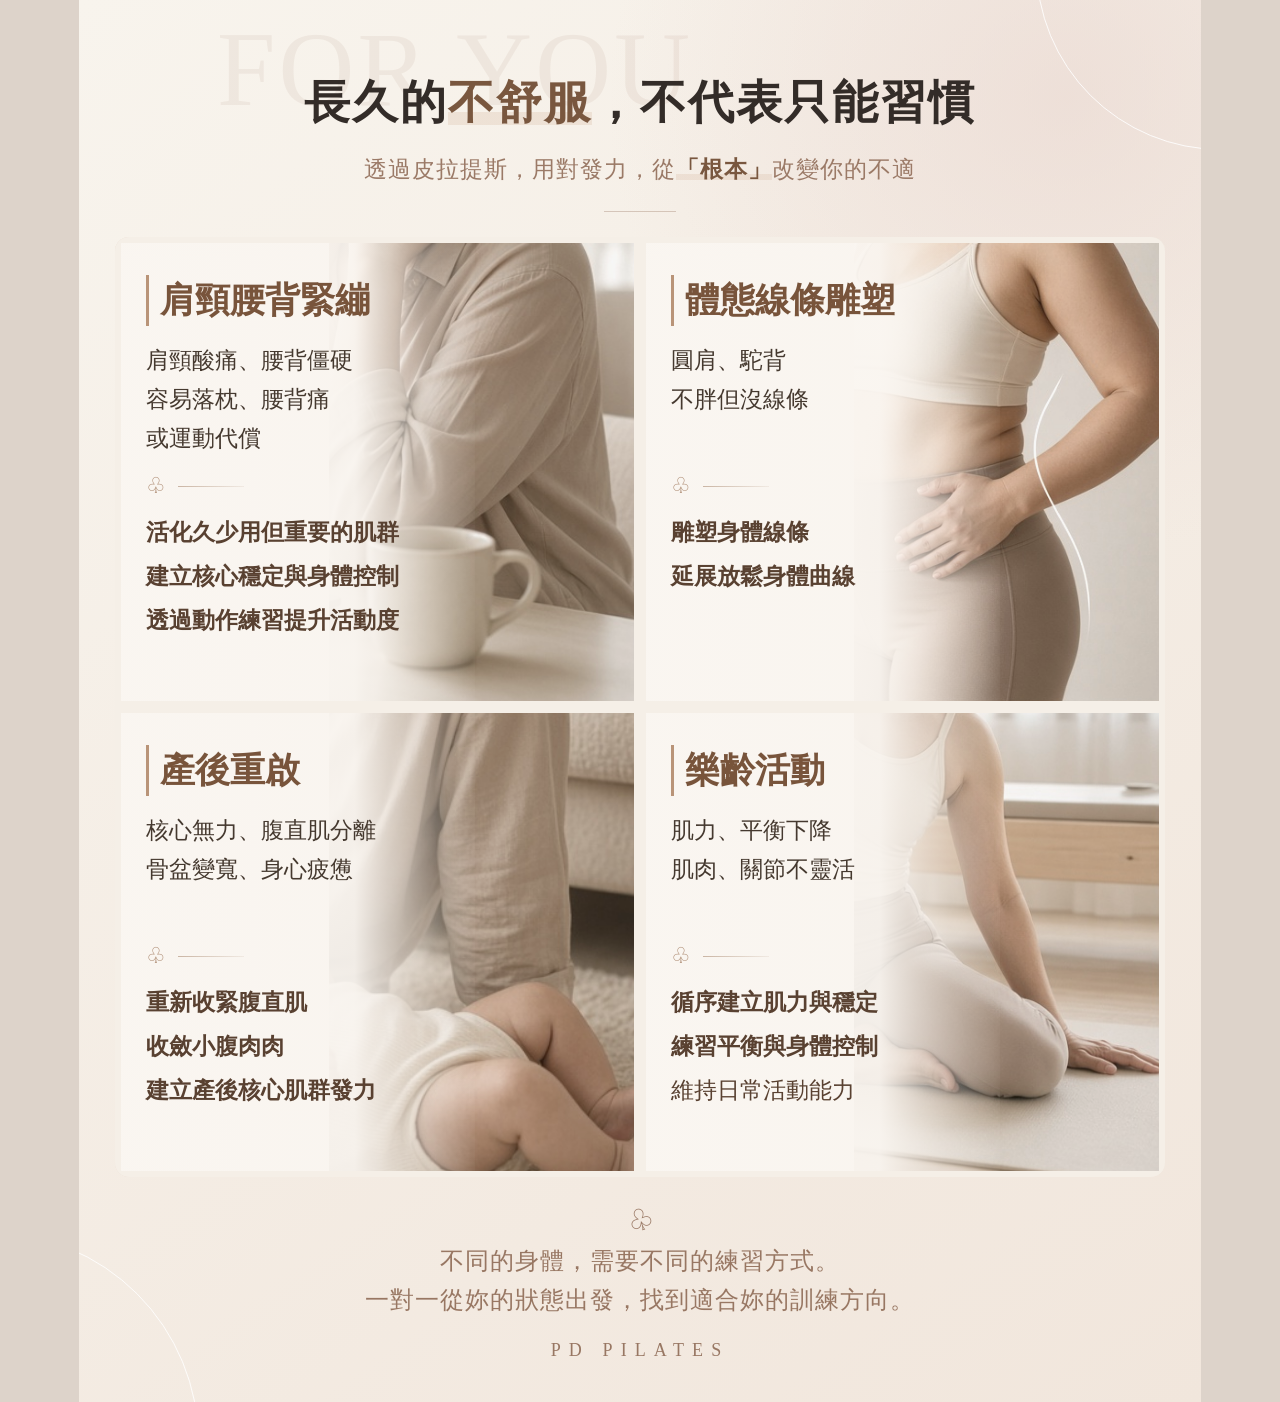
<file: 04_適合族群與痛點/index.html>
<!doctype html><html lang="zh-Hant"><head><meta charset="utf-8"><meta name="viewport" content="width=device-width,initial-scale=1"><title>PD Pilates｜適合族群與痛點</title>
<style>
:root{--cream:#f5f0e7;--ink:#332c28;--brown:#96745f;--line:rgba(150,116,95,.34)}*{box-sizing:border-box}body{margin:0;background:#ddd3ca;color:var(--ink)}.page{width:min(100%,1122px);margin:auto;overflow:hidden;font-family:"Noto Serif TC","Songti TC","PMingLiU",serif;background:#f5efe7}.wrap{position:relative;min-height:1402px;padding:74px 36px 30px;background:radial-gradient(circle at 88% 7%,rgba(232,213,206,.6),transparent 28%),linear-gradient(145deg,#f8f4ed,#f1e6dc)}
.ghost{position:absolute;top:9px;left:138px;color:rgba(170,140,122,.11);font:400 105px Georgia,serif;letter-spacing:.03em}.hero{position:relative;z-index:3;text-align:center}.hero h1{margin:0;font-size:42px;font-weight:400;letter-spacing:.12em}.hero p{margin:18px 0 0;color:#9b7a67;font-size:16px;letter-spacing:.12em}.hero:after{content:"";display:block;width:72px;height:1px;margin:27px auto 31px;background:var(--line)}
.audience-grid{position:relative;z-index:2;display:grid;grid-template-columns:1fr 1fr;height:960px;border-radius:14px;overflow:hidden;background:#eadfd6}.source{position:absolute;inset:0;width:100%;height:100%;object-fit:cover;object-position:center;filter:brightness(1.06) contrast(.9) saturate(.78) sepia(.08)}.warm{position:absolute;inset:0;background:rgba(240,222,211,.12);mix-blend-mode:screen}.quadrant{position:relative;min-width:0;border:6px solid #f5efe7}.quadrant:nth-child(3),.quadrant:nth-child(4){border-top-width:6px}.quadrant:nth-child(2),.quadrant:nth-child(4){border-left-width:6px}.copy-panel{position:absolute;z-index:3;left:0;top:0;width:41%;height:100%;padding:28px 18px 24px 32px;background:linear-gradient(90deg,rgba(250,246,241,.96),rgba(250,246,241,.72) 72%,transparent)}.number{margin:0;color:#92715f;font:400 58px/1 Georgia,serif}.english{margin:8px 0 19px;color:#94715d;font:400 15px Georgia,serif;letter-spacing:.08em}.copy-panel:after{content:"";position:absolute;left:32px;top:137px;width:46px;height:1px;background:var(--line)}.copy-panel h2{margin:34px 0 15px;font-size:28px;font-weight:400;line-height:1.35;letter-spacing:.06em}.pain{margin:0;font-size:15px;line-height:1.7;letter-spacing:.08em}.leaf{margin:25px 0 8px;color:#a3826d;font-size:19px}.solution{margin:0;font-size:14px;line-height:1.65;letter-spacing:.06em}
.footer{text-align:center;color:#987763;margin-top:32px}.footer .leafmark{font-size:30px;transform:rotate(-18deg);display:inline-block}.footer p{margin:4px 0 20px;font-size:17px;letter-spacing:.1em}.footer strong{font:400 16px Georgia,serif;letter-spacing:.45em}.orbit{position:absolute;border:1px solid rgba(255,255,255,.85);border-radius:50%;pointer-events:none}.orbit.a{width:370px;height:370px;right:-205px;top:-220px}.orbit.b{width:420px;height:420px;left:-300px;bottom:-250px}
@media(max-width:760px){.wrap{min-height:auto;padding:50px 18px 32px}.ghost{font-size:58px;left:50%;transform:translateX(-50%);white-space:nowrap}.hero h1{font-size:clamp(31px,9vw,42px)}.hero p{font-size:14px}.audience-grid{height:auto;grid-template-columns:1fr;overflow:visible;background:transparent;gap:14px}.source{display:none}.quadrant{height:530px;border:0;border-radius:14px;overflow:hidden;background-image:var(--mobile-bg);background-size:200% 200%}.quadrant:before{content:"";position:absolute;inset:0;background-image:url('audience-original.jpg');background-size:200% 200%;filter:brightness(1.05) contrast(.9) saturate(.78)}.quadrant:nth-child(1):before{background-position:left top}.quadrant:nth-child(2):before{background-position:right top}.quadrant:nth-child(3):before{background-position:left bottom}.quadrant:nth-child(4):before{background-position:right bottom}.copy-panel{width:48%;padding-left:24px}.copy-panel:after{left:24px}.footer p{font-size:15px}}
</style><link rel="stylesheet" href="../shared/preserve-style.css?v=20261029-city-editions"><script src="../shared/page-bridge.js?v=20261029-city-editions" defer></script><link rel="stylesheet" href="../shared/type-emphasis.css?v=20261029-city-editions"><link rel="stylesheet" href="audience-layout.css?v=20261029-city-editions"><link rel="stylesheet" href="../shared/client-review-20260918.css?v=20261029-city-editions"></head><body data-layout="needs"><main class="page"><section class="wrap"><div class="orbit a"></div><div class="orbit b"></div><div class="ghost">FOR YOU</div>
<header class="hero"><h1>長久的<span class="key-phrase">不舒服</span>，不代表只能習慣</h1><p>透過皮拉提斯，用對發力，從<span class="key-phrase">「根本」</span>改變你的不適</p></header>
<section class="audience-grid"><img class="source" src="audience-original.jpg" alt="久坐上班族、體態管理、產後媽媽與退休族群"><div class="warm"></div>
<article class="quadrant"><div class="copy-panel"><h2><span>肩頸腰背</span><wbr><span>緊繃</span></h2><p class="pain">肩頸酸痛、腰背僵硬<br>容易落枕、腰背痛<br>或運動代償</p><div class="leaf">♧</div><p class="solution"><span>活化久少用但重要的肌群</span><span>建立核心穩定與身體控制</span><span>透過動作練習提升活動度</span></p></div></article>
<article class="quadrant"><div class="copy-panel"><h2><span>體態線條</span><wbr><span>雕塑</span></h2><p class="pain">圓肩、駝背<br>不胖但沒線條</p><div class="leaf">♧</div><p class="solution"><span>雕塑身體線條</span><span>延展放鬆身體曲線</span></p></div></article>
<article class="quadrant"><div class="copy-panel"><h2>產後重啟</h2><p class="pain">核心無力、腹直肌分離<br>骨盆變寬、身心疲憊</p><div class="leaf">♧</div><p class="solution"><span>重新收緊腹直肌</span><span>收斂小腹肉肉</span><span>建立產後核心肌群發力</span></p></div></article>
<article class="quadrant"><div class="copy-panel"><h2>樂齡活動</h2><p class="pain">肌力、平衡下降<br>肌肉、關節不靈活</p><div class="leaf">♧</div><p class="solution"><span>循序建立肌力與穩定</span><span>練習平衡與身體控制</span><span>維持日常活動能力</span></p></div></article>
</section><footer class="footer"><span class="leafmark">♧</span><p>不同的身體，需要不同的練習方式。<br>一對一從妳的狀態出發，找到適合妳的訓練方向。</p><strong>PD PILATES</strong></footer>
</section></main><link rel="stylesheet" href="../shared/client-review-20261019.css?v=20261029-city-editions">
</body></html>
</file>
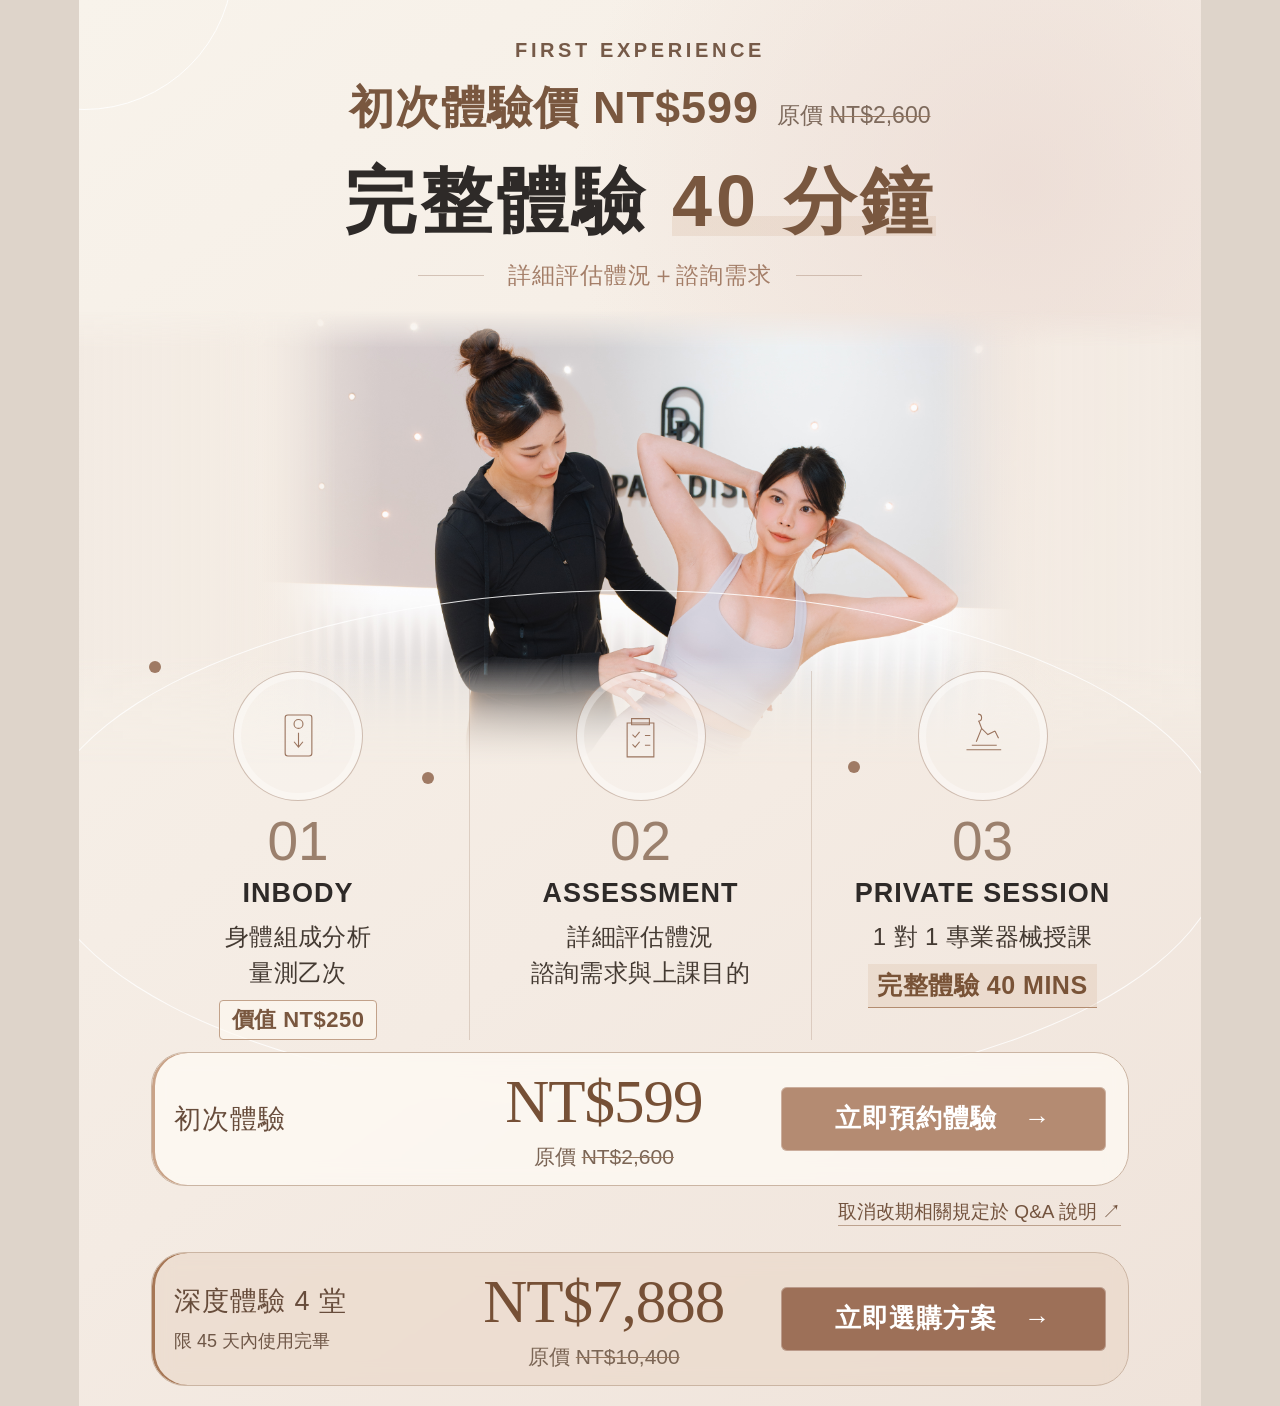
<file: 05_初次體驗雙方案/index.html>
<!doctype html>
<html lang="zh-Hant">
<head>
  <meta charset="utf-8" />
  <meta name="viewport" content="width=device-width, initial-scale=1" />
  <title>PD Pilates｜初次體驗 NT$599</title>
  <style>
    :root{--cream:#f5f0e7;--blush:#e8d5ce;--taupe:#9d7d69;--ink:#2e2a28;--line:rgba(157,125,105,.4)}
    *{box-sizing:border-box}html{background:#ded4ca;scroll-behavior:smooth}body{margin:0;color:var(--ink);background:#ded4ca}a{color:inherit;text-decoration:none}
    .page{width:min(100%,1122px);margin:auto;overflow:hidden;font-family:"Noto Serif TC","Songti TC","PMingLiU",serif;background:var(--cream)}
    .experience{position:relative;min-height:1402px;padding:38px 48px 28px;isolation:isolate;background:radial-gradient(circle at 84% 13%,rgba(232,213,206,.62),transparent 29%),linear-gradient(145deg,#f8f3eb 0%,#f4ebe3 58%,#efe3da 100%)}
    .hero{text-align:center;position:relative;z-index:3}.eyebrow{margin:0 0 16px;color:#8e6e5d;font:500 18px/1.2 Georgia,serif;letter-spacing:.18em}.intro{margin:0;color:#9b755f;font-size:45px;letter-spacing:.1em;line-height:1.35}.hero h1{margin:4px 0 14px;font-weight:400;font-size:64px;letter-spacing:.1em;line-height:1.25}.subtitle{display:flex;align-items:center;justify-content:center;gap:28px;color:#a47e68;font-size:20px;letter-spacing:.12em}.subtitle i{width:66px;height:1px;background:var(--line)}
    .photo{position:absolute;z-index:0;top:285px;left:0;width:100%;height:455px;margin:0;overflow:hidden}.photo img{display:block;width:100%;height:100%;object-fit:cover;object-position:center 47%;filter:brightness(1.19) contrast(.78) saturate(.72) sepia(.12) hue-rotate(-6deg);transform:scale(1.015)}.photo:before{content:"";position:absolute;inset:0;z-index:2;background:linear-gradient(90deg,rgba(237,217,204,.48),rgba(255,246,235,.1) 48%,rgba(240,211,194,.18));mix-blend-mode:screen}.photo:after{content:"";position:absolute;inset:0;z-index:3;background:linear-gradient(to bottom,transparent 60%,rgba(245,240,231,.92) 100%)}
    .orbit{position:absolute;pointer-events:none;border:1px solid rgba(255,255,255,.86);border-radius:50%}.orbit.top{width:300px;height:300px;top:-190px;left:-145px}.orbit.middle{width:1190px;height:510px;top:590px;left:-43px}.orbit.middle i{position:absolute;width:12px;height:12px;background:#9f7a64;border-radius:50%}.orbit.middle i:nth-child(1){left:112px;top:70px}.orbit.middle i:nth-child(2){left:385px;top:181px}.orbit.middle i:nth-child(3){right:365px;top:170px}
    .items{position:relative;z-index:2;display:grid;grid-template-columns:repeat(3,1fr);margin-top:425px;min-height:330px}.item{text-align:center;padding:0 20px}.item+.item{border-left:1px solid rgba(157,125,105,.28)}.medallion{width:130px;height:130px;margin:0 auto 10px;display:grid;place-items:center;border:1px solid rgba(157,125,105,.45);border-radius:50%;box-shadow:inset 0 0 0 7px rgba(255,255,255,.32);background:rgba(255,255,255,.23);color:#9b755f}.medallion svg{width:57px;height:57px;fill:none;stroke:currentColor;stroke-width:1.25}.num{margin:0;color:#9b806d;font-size:49px;line-height:1.12}.item h2{margin:5px 0 9px;font:400 24px/1.2 Georgia,serif;letter-spacing:.08em}.copy{font-size:21px;line-height:1.52;letter-spacing:.08em}.accent{display:inline-block;margin:9px 0 0;color:#9c705b;font-size:22px;letter-spacing:.06em}.item:first-child .accent{border:1px solid rgba(157,125,105,.38);border-radius:4px;padding:3px 15px;font-size:19px}
    .booking{position:relative;z-index:3;min-height:102px;margin:12px 42px 0;padding:14px 37px;display:grid;grid-template-columns:1fr 1.25fr 1.35fr;align-items:center;gap:16px;border:1.5px solid rgba(255,255,255,.95);border-radius:34px;background:rgba(255,255,255,.24);backdrop-filter:blur(10px);transition:.25s}.booking:hover{transform:translateY(-2px);background:rgba(255,255,255,.42)}.booking small{font:500 18px/1.2 Georgia,serif;letter-spacing:.08em}.booking strong{text-align:center;font:400 62px/1 Georgia,serif}.cta{height:58px;display:flex;align-items:center;justify-content:center;gap:18px;border-radius:6px;background:#d7ad9c;color:#fff;font-size:24px;letter-spacing:.08em}
    .promises{position:relative;z-index:3;display:grid;grid-template-columns:repeat(3,1fr);gap:28px;margin:20px 42px 0}.promises article{display:flex;align-items:center;justify-content:center;gap:16px}.promises svg{width:44px;height:44px;fill:none;stroke:#8d624d;stroke-width:1.4}.promises h3{margin:0 0 6px;font-size:19px;letter-spacing:.12em}.promises p{margin:0;font-size:16px;letter-spacing:.08em}
    .premium-booking{margin-top:22px;background:rgba(232,213,206,.34)}.premium-booking small{font-family:"Noto Serif TC","PMingLiU",serif;font-size:17px;letter-spacing:.08em}.premium-booking small span{display:block;margin-top:3px;color:#9a7662;font-size:14px}.premium-booking strong sup{font-size:17px;vertical-align:top;margin-left:5px;color:#9a7662}.premium-booking .cta{background:#b77c66}
    @media(max-width:760px){.experience{min-height:auto;padding:30px 20px 36px}.intro{font-size:clamp(26px,8vw,38px)}.hero h1{font-size:clamp(36px,11vw,54px);letter-spacing:.06em}.subtitle{gap:12px;font-size:14px}.subtitle i{width:24px}.photo{position:relative;top:auto;left:auto;width:calc(100% + 40px);margin:20px -20px 0;height:430px;clip-path:none}.items{margin-top:-58px;grid-template-columns:1fr;gap:28px}.item{padding:0 22px 28px;background:rgba(245,240,231,.9)}.item+.item{border-left:0;border-top:1px solid rgba(157,125,105,.28);padding-top:28px}.booking{margin:0;padding:23px;grid-template-columns:1fr;text-align:center}.booking strong{font-size:49px}.promises{grid-template-columns:1fr;margin:38px 10px 0}.promises article{justify-content:flex-start;max-width:280px;margin:auto;width:100%}.orbit.middle{display:none}}
  </style>
<link rel="stylesheet" href="../shared/preserve-style.css?v=20261029-city-editions"><script src="../shared/page-bridge.js?v=20261029-city-editions" defer></script><link rel="stylesheet" href="../shared/type-emphasis.css?v=20261029-city-editions"><link rel="stylesheet" href="../shared/client-review-20260918.css?v=20261029-city-editions"></head>
<body data-layout="dual">
<link rel="stylesheet" href="interaction-photo.css?v=20261029-city-editions">
<main class="page"><section class="experience">
  <div class="orbit top"></div>
  <header class="hero"><p class="eyebrow">FIRST EXPERIENCE</p><p class="intro">初次體驗價 NT$599 <span class="hero-original">原價 <s>NT$2,600</s></span></p><h1>完整體驗 <span class="key-phrase">40 分鐘</span></h1><div class="subtitle"><i></i>詳細評估體況＋諮詢需求<i></i></div></header>
  <figure class="photo"><img src="coach-interaction-0514-00115.jpg" alt="教練在器械訓練中引導學員的側身動作"></figure>
  <div class="orbit middle"><i></i><i></i><i></i></div>
  <section class="items">
    <article class="item"><div class="medallion"><svg viewBox="0 0 64 64"><rect x="17" y="9" width="30" height="46" rx="3"/><circle cx="32" cy="19" r="5"/><path d="M32 29v16m-5-6 5 6 5-6"/></svg></div><p class="num">01</p><h2>INBODY</h2><div class="copy">身體組成分析<br>量測乙次</div><p class="accent">價值 NT$250</p></article>
    <article class="item"><div class="medallion"><svg viewBox="0 0 64 64"><path d="M22 13h20v7H22zM17 18h30v38H17z"/><path d="m23 31 3 3 5-6m-8 14 3 3 5-6m6-7h6m-6 11h6"/></svg></div><p class="num">02</p><h2>ASSESSMENT</h2><div class="copy">詳細評估體況<br>諮詢需求與上課目的</div></article>
    <article class="item"><div class="medallion"><svg viewBox="0 0 64 64"><path d="M14 48h39M20 43h28M25 39l6-15 7 7 8-4M31 24l-3-8m18 11 4 8M27 16a4 4 0 1 0 0-8"/></svg></div><p class="num">03</p><h2>PRIVATE SESSION</h2><div class="copy">1 對 1 專業器械授課</div><p class="accent">完整體驗 40 MINS</p></article>
  </section>
  <a class="booking" href="../booking.html?plan=trial&v=20261029-city-editions"><small class="plan-name">初次體驗</small><span class="price-stack"><strong>NT$599</strong><span class="original-price">原價 <s>NT$2,600</s></span></span><span class="cta">立即預約體驗　→</span></a>
  <p class="policy-link"><a href="../07_常見問題/index.html?v=20261029-city-editions#cancellation">取消改期相關規定於 Q&amp;A 說明 <span aria-hidden="true">↗</span></a></p>
  <a class="booking premium-booking" href="../booking.html?plan=premium&v=20261029-city-editions"><small class="plan-name">深度體驗 4 堂<span class="validity">限 45 天內使用完畢</span></small><span class="price-stack"><strong>NT$7,888</strong><span class="original-price">原價 <s>NT$10,400</s></span></span><span class="cta">立即選購方案　→</span></a>
</section></main>
<link rel="stylesheet" href="../shared/client-review-20261019.css?v=20261029-city-editions">
</body></html>
</file>
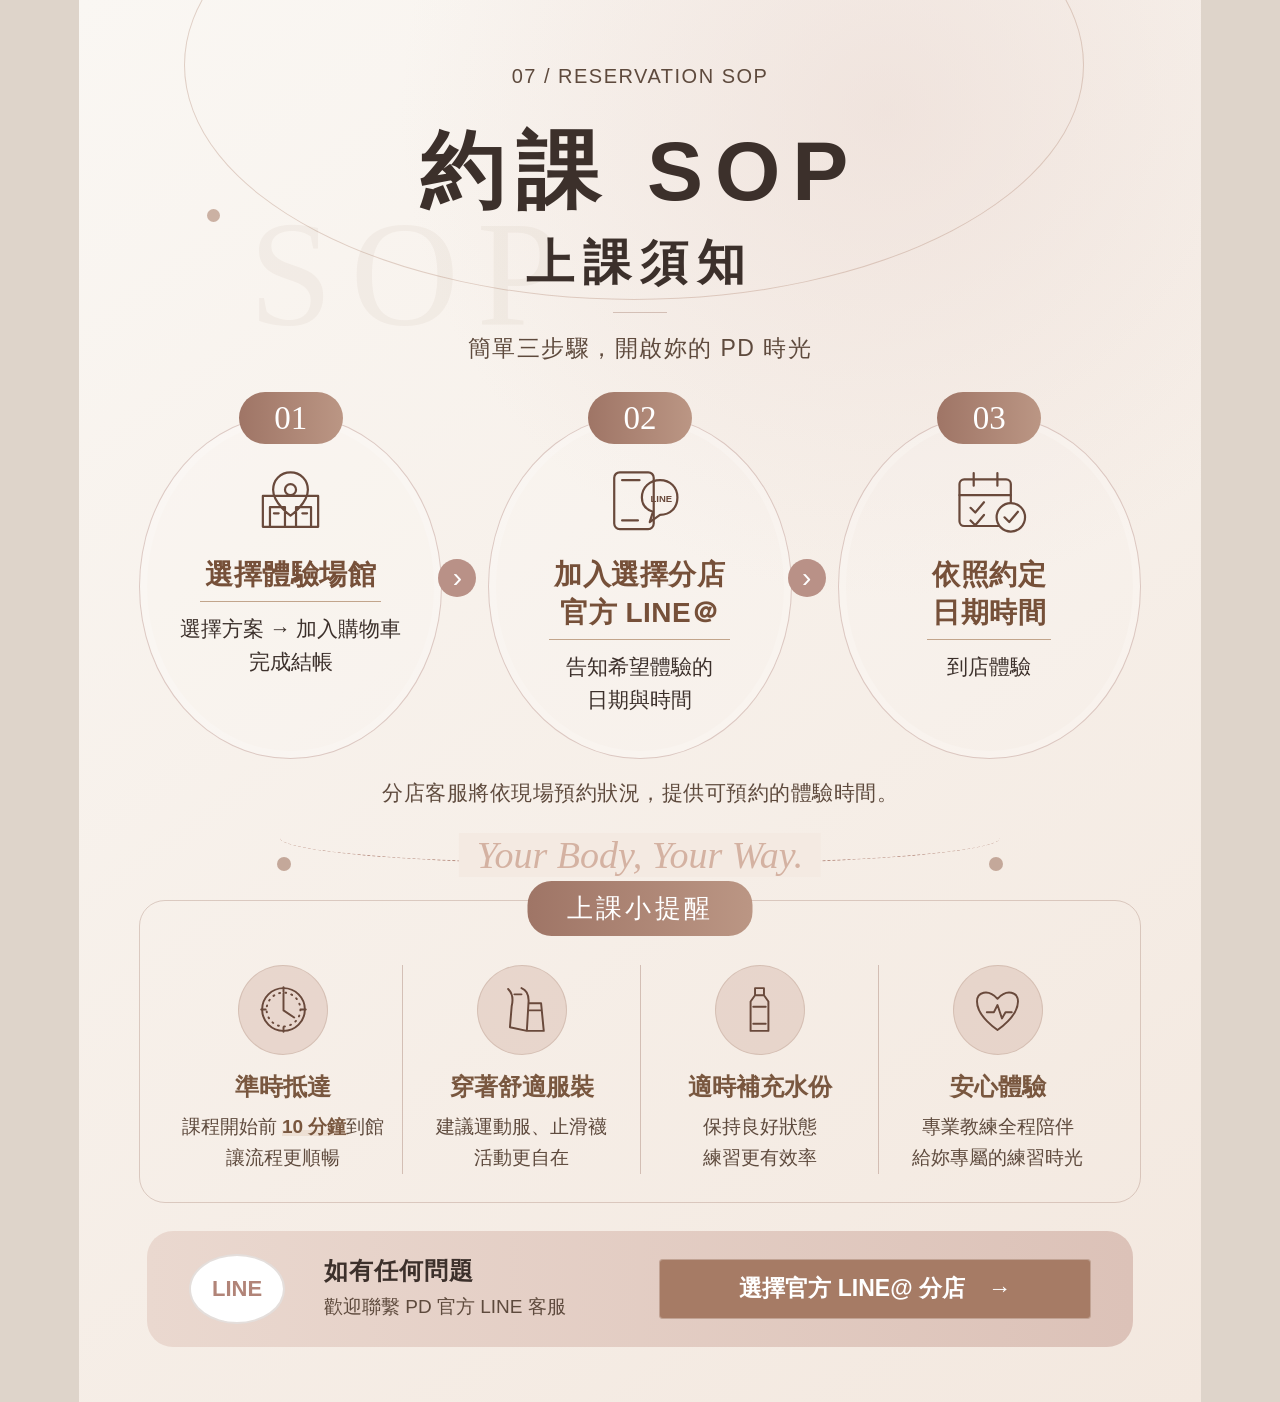
<file: 06_約課SOP/index.html>
<!doctype html><html lang="zh-Hant"><head><meta charset="utf-8"><meta name="viewport" content="width=device-width,initial-scale=1"><title>PD Pilates｜約課 SOP</title>
<style>
:root{--cream:#f7f2ec;--rose:#b58c86;--brown:#6f5548;--ink:#3c302b;--line:rgba(165,126,112,.42)}*{box-sizing:border-box}body{margin:0;background:#ded4ca;color:var(--ink)}a{color:inherit;text-decoration:none}.page{width:min(100%,1122px);margin:auto;overflow:hidden;font-family:"Noto Serif TC","Songti TC","PMingLiU",serif;background:#f7f2ec}.wrap{position:relative;min-height:1402px;padding:82px 60px 40px;background:radial-gradient(circle at 72% 8%,rgba(232,213,206,.5),transparent 32%),linear-gradient(145deg,#faf7f3,#f3e8df)}
.top-orbit{position:absolute;width:900px;height:470px;top:-170px;left:105px;border:1px solid rgba(174,133,113,.35);border-radius:50%}.top-orbit:before,.top-orbit:after{content:"";position:absolute;width:13px;height:13px;border-radius:50%;background:#cbb1a3}.top-orbit:before{right:43px;top:156px}.top-orbit:after{left:22px;bottom:77px}.ghost{position:absolute;z-index:0;top:188px;left:170px;color:rgba(168,137,121,.08);font:400 150px Georgia,serif;letter-spacing:.12em}.hero{position:relative;z-index:2;text-align:center}.eyebrow{margin:0;color:#a47e70;font:500 18px Georgia,serif;letter-spacing:.2em}.hero h1{margin:27px 0 0;font-size:76px;font-weight:400;letter-spacing:.18em}.hero h2{margin:2px 0 17px;font-size:43px;font-weight:400;letter-spacing:.24em}.hero .rule{display:block;width:54px;height:1px;margin:0 auto 20px;background:var(--line)}.hero p{margin:0;font-size:20px;letter-spacing:.14em;color:#806c61}
.steps{position:relative;z-index:3;display:grid;grid-template-columns:repeat(3,1fr);gap:46px;margin-top:54px}.step{position:relative;text-align:center}.circle{position:relative;height:345px;border:1.5px solid rgba(181,140,134,.42);border-radius:50%;display:flex;flex-direction:column;align-items:center;justify-content:center;background:rgba(255,255,255,.15);box-shadow:inset 0 0 0 7px rgba(255,255,255,.18)}.num{position:absolute;top:-23px;left:50%;transform:translateX(-50%);width:104px;height:52px;display:grid;place-items:center;border-radius:26px;background:linear-gradient(90deg,#ad8079,#c39c97);color:white;font:29px Georgia,serif}.circle svg{width:88px;height:88px;fill:none;stroke:#866452;stroke-width:1.7;stroke-linecap:round;stroke-linejoin:round}.circle h3{margin:19px 0 12px;font-size:27px;font-weight:400;letter-spacing:.08em}.circle p{margin:0;font-size:20px;line-height:1.65;letter-spacing:.08em}.arrow{position:absolute;top:145px;right:-34px;width:38px;height:38px;border-radius:50%;display:grid;place-items:center;background:#b99187;color:#fff;font-size:28px}.swoop{position:relative;margin:0 auto 40px;width:720px;height:68px;border-bottom:1.5px dashed #b88f82;border-radius:0 0 50% 50%}.swoop:before,.swoop:after{content:"";position:absolute;bottom:-7px;width:14px;height:14px;border-radius:50%;background:#c4a89a}.swoop:before{left:-3px}.swoop:after{right:-3px}.swoop em{position:absolute;left:50%;bottom:-13px;transform:translateX(-50%);padding:0 18px;background:#f4eae2;color:#d4b2a2;font:italic 35px "Segoe Script","Brush Script MT",cursive;white-space:nowrap}
.tips{position:relative;border:1px solid rgba(165,126,112,.34);border-radius:26px;padding:64px 24px 28px}.tips-title{position:absolute;top:-20px;left:50%;transform:translateX(-50%);min-width:200px;padding:10px 35px;border-radius:24px;text-align:center;background:linear-gradient(90deg,#ad8079,#c39c97);color:#fff;font-size:23px;letter-spacing:.12em}.tips-grid{display:grid;grid-template-columns:repeat(4,1fr)}.tip{text-align:center;padding:0 16px}.tip+.tip{border-left:1px solid var(--line)}.tip-icon{width:96px;height:96px;margin:auto;display:grid;place-items:center;border-radius:50%;background:rgba(218,190,178,.5);border:1px solid rgba(145,104,84,.2)}.tip svg{width:58px;height:58px;fill:none;stroke:#866452;stroke-width:1.5;stroke-linecap:round;stroke-linejoin:round}.tip h3{margin:18px 0 9px;font-size:22px;font-weight:400;letter-spacing:.08em}.tip p{margin:0;font-size:17px;line-height:1.65;letter-spacing:.06em}
.line-cta{display:grid;grid-template-columns:125px 1fr 1.25fr;align-items:center;margin:28px 8px 0;padding:20px 42px;border-radius:26px;background:linear-gradient(90deg,#ead8cf,#dcc2b8);min-height:116px}.line-bubble{width:96px;height:70px;border:2px solid rgba(105,73,59,.18);display:grid;place-items:center;border-radius:50%;background:white;color:#b18478;font:bold 19px Arial;position:relative}.line-bubble:after{content:"";position:absolute;left:18px;bottom:-15px;border:16px solid transparent;border-top-color:white;transform:rotate(18deg)}.line-copy{padding-left:10px}.line-copy h3{margin:0 0 5px;font-size:21px;font-weight:400;letter-spacing:.12em}.line-copy p{margin:0;font-size:17px;letter-spacing:.08em}.line-button{height:60px;display:flex;align-items:center;justify-content:center;border-radius:4px;background:#b98e83;color:white;font-size:22px;letter-spacing:.1em}
@media(max-width:760px){.wrap{min-height:auto;padding:58px 18px 34px}.top-orbit,.ghost{display:none}.hero h1{font-size:clamp(48px,14vw,66px)}.hero h2{font-size:31px}.steps{grid-template-columns:1fr;gap:46px}.circle{max-width:340px;width:100%;margin:auto}.arrow{display:none}.swoop{width:78%;margin-top:0}.tips{padding:60px 20px 24px}.tips-grid{grid-template-columns:1fr}.tip{padding:22px}.tip+.tip{border-left:0;border-top:1px solid var(--line)}.line-cta{grid-template-columns:1fr;text-align:center;gap:18px;padding:25px}.line-bubble{margin:auto}.line-copy{padding:0}}
</style><style id="icon-spacing-v3">.circle{justify-content:flex-start;padding-top:66px}.circle img{display:block!important;width:88px!important;height:88px!important;object-fit:contain;margin:0 auto 16px;flex:0 0 auto}.circle h3{margin:0 0 10px!important;line-height:1.3}.circle p{line-height:1.6}.tip-icon{width:90px!important;height:90px!important;overflow:hidden}.tip img{display:block!important;width:57px!important;height:57px!important;object-fit:contain;margin:auto}.tip h3{margin:16px 0 9px!important;line-height:1.3}.tip p{line-height:1.65}.tips-grid{align-items:start}</style><link rel="stylesheet" href="../shared/preserve-style.css?v=20261029-city-editions"><script src="../shared/page-bridge.js?v=20261029-city-editions" defer></script><link rel="stylesheet" href="../shared/type-emphasis.css?v=20261029-city-editions"><link rel="stylesheet" href="../shared/client-review-20260918.css?v=20261029-city-editions"></head><body data-layout="sop"><main class="page"><section class="wrap"><div class="top-orbit"></div><div class="ghost">SOP</div>
<header class="hero"><p class="eyebrow">07 / RESERVATION SOP</p><h1>約課 SOP</h1><h2>上課須知</h2><span class="rule"></span><p>簡單三步驟，開啟妳的 PD 時光</p></header>
<section class="steps">
  <article class="step"><div class="circle"><span class="num">01</span><img src="icons/location.svg" alt="分館定位"><h3>選擇體驗場館</h3><p>選擇方案 → 加入購物車<br>完成結帳</p></div><span class="arrow">›</span></article>
  <article class="step"><div class="circle"><span class="num">02</span><img src="icons/line.svg" alt="LINE 客服"><h3>加入選擇分店<br>官方 LINE＠</h3><p>告知希望體驗的<br>日期與時間</p></div><span class="arrow">›</span></article>
  <article class="step"><div class="circle"><span class="num">03</span><img src="icons/calendar.svg" alt="預約日期"><h3>依照約定<br>日期時間</h3><p>到店體驗</p></div></article>
</section>
<p class="reservation-note">分店客服將依現場預約狀況，提供可預約的體驗時間。</p><div class="swoop"><em>Your Body, Your Way.</em></div>
<section class="tips"><div class="tips-title">上課小提醒</div><div class="tips-grid">
  <article class="tip"><div class="tip-icon"><img src="icons/clock.svg" alt="準時抵達"></div><h3>準時抵達</h3><p>課程開始前 <span class="key-phrase">10 分鐘</span>到館<br>讓流程更順暢</p></article>
  <article class="tip"><div class="tip-icon"><img src="icons/clothes.svg" alt="舒適服裝"></div><h3>穿著舒適服裝</h3><p>建議運動服、止滑襪<br>活動更自在</p></article>
  <article class="tip"><div class="tip-icon"><img src="icons/water.svg" alt="補充水分"></div><h3>適時補充水份</h3><p>保持良好狀態<br>練習更有效率</p></article>
  <article class="tip"><div class="tip-icon"><img src="icons/heart.svg" alt="安心體驗"></div><h3>安心體驗</h3><p>專業教練全程陪伴<br>給妳專屬的練習時光</p></article>
</div></section>

<a class="line-cta" href="../contact.html?v=20261029-city-editions"><span class="line-bubble">LINE</span><div class="line-copy"><h3>如有任何問題</h3><p>歡迎聯繫 PD 官方 LINE 客服</p></div><span class="line-button">選擇官方 LINE@ 分店　→</span></a>
</section></main><link rel="stylesheet" href="../shared/client-review-20261019.css?v=20261029-city-editions">
</body></html>
</file>
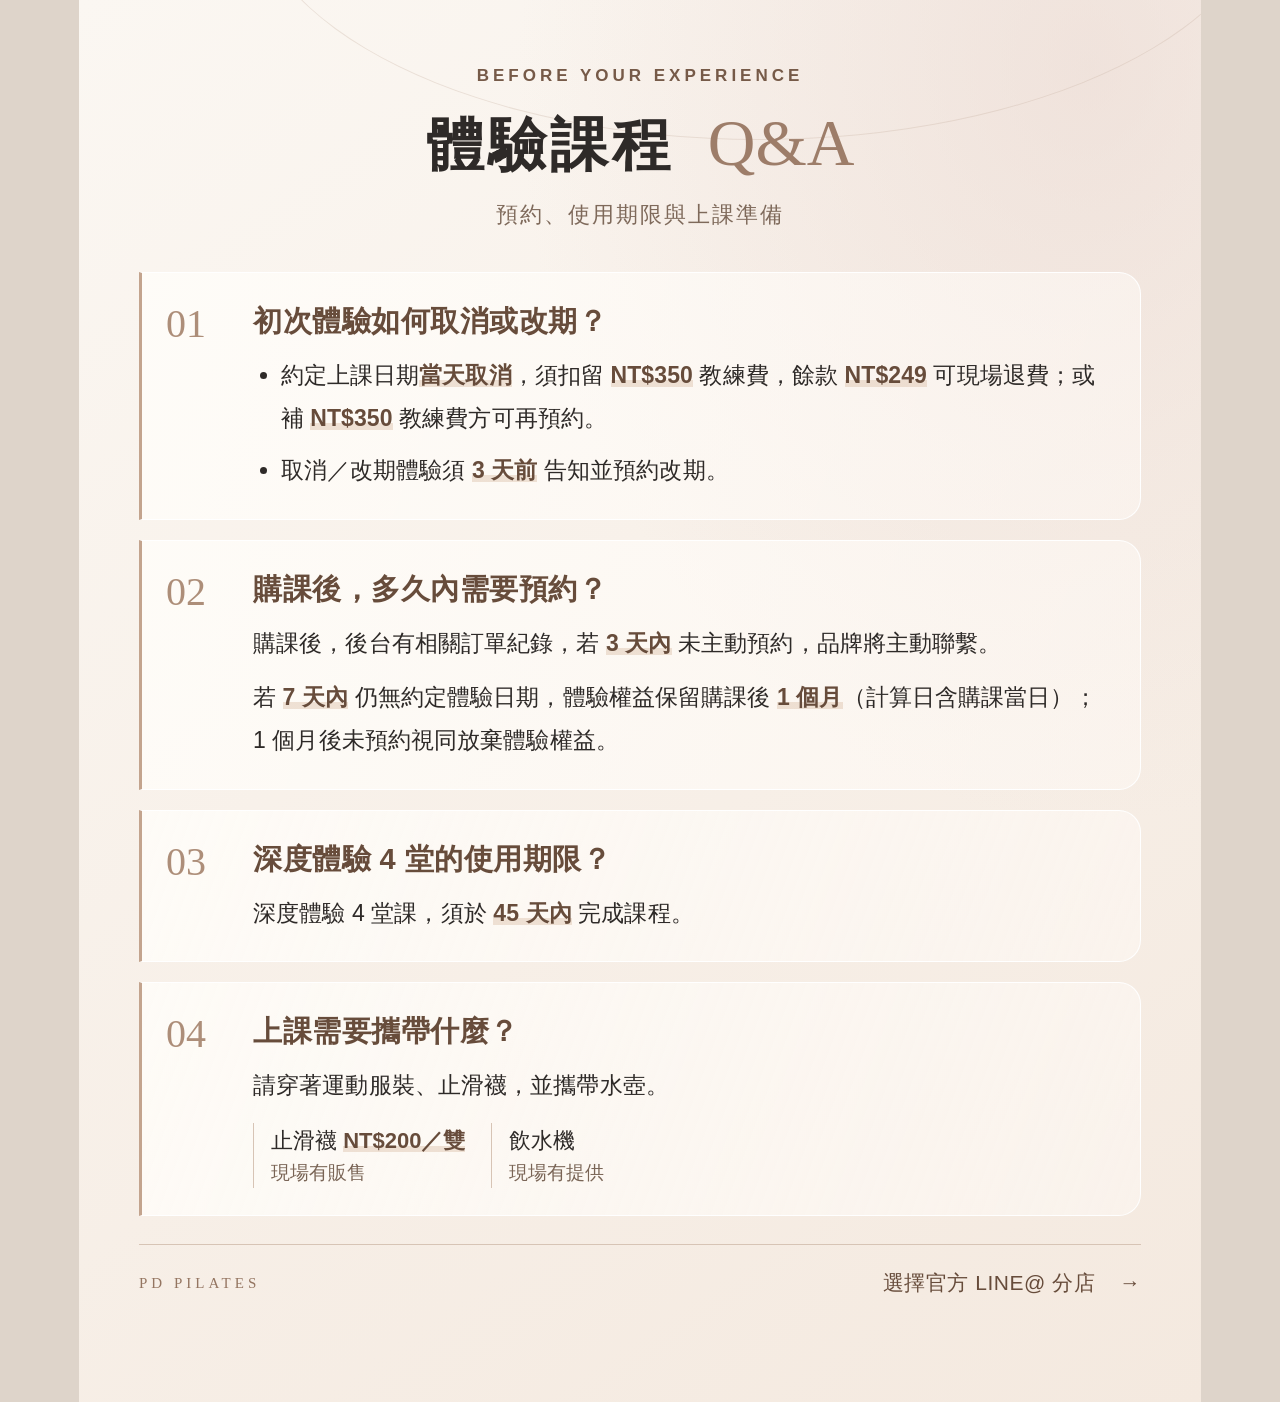
<file: 07_常見問題/index.html>
<!doctype html>
<html lang="zh-Hant">
<head>
  <meta charset="utf-8">
  <meta name="viewport" content="width=device-width,initial-scale=1">
  <title>PD Pilates｜體驗課程 Q&A</title>
  <link rel="stylesheet" href="../shared/preserve-style.css?v=20261029-city-editions">
  <link rel="stylesheet" href="../shared/type-emphasis.css?v=20261029-city-editions">
  <link rel="stylesheet" href="../shared/client-review-20260918.css?v=20261029-city-editions">
  <link rel="stylesheet" href="faq.css?v=20261029-city-editions">
  <script src="../shared/page-bridge.js?v=20261029-city-editions" defer></script>
</head>
<body data-layout="faq">
<main class="page">
  <div class="orbit" aria-hidden="true"></div>
  <header class="faq-header"><p class="eyebrow">BEFORE YOUR EXPERIENCE</p><h1>體驗課程 <span>Q&amp;A</span></h1><p class="subtitle">預約、使用期限與上課準備</p></header>
  <section class="faq-list" aria-label="體驗課程常見問題">
    <article class="faq-card" id="cancellation"><span class="faq-num" aria-hidden="true">01</span><div class="faq-content"><h2>初次體驗如何取消或改期？</h2><ul><li>約定上課日期<strong>當天取消</strong>，須扣留 <strong>NT$350</strong> 教練費，餘款 <strong>NT$249</strong> 可現場退費；或補 <strong>NT$350</strong> 教練費方可再預約。</li><li>取消／改期體驗須 <strong>3 天前</strong> 告知並預約改期。</li></ul></div></article>
    <article class="faq-card" id="reservation"><span class="faq-num" aria-hidden="true">02</span><div class="faq-content"><h2>購課後，多久內需要預約？</h2><p>購課後，後台有相關訂單紀錄，若 <strong>3 天內</strong> 未主動預約，品牌將主動聯繫。</p><p>若 <strong>7 天內</strong> 仍無約定體驗日期，體驗權益保留購課後 <strong>1 個月</strong>（計算日含購課當日）；1 個月後未預約視同放棄體驗權益。</p></div></article>
    <article class="faq-card" id="validity"><span class="faq-num" aria-hidden="true">03</span><div class="faq-content"><h2>深度體驗 4 堂的使用期限？</h2><p>深度體驗 4 堂課，須於 <strong>45 天內</strong> 完成課程。</p></div></article>
    <article class="faq-card" id="preparation"><span class="faq-num" aria-hidden="true">04</span><div class="faq-content"><h2>上課需要攜帶什麼？</h2><p>請穿著運動服裝、止滑襪，並攜帶水壺。</p><div class="preparation-notes"><span>止滑襪 <strong>NT$200／雙</strong><small>現場有販售</small></span><span>飲水機<small>現場有提供</small></span></div></div></article>
  </section>
  <footer class="faq-footer"><span>PD PILATES</span><a href="../contact.html?v=20261029-city-editions">選擇官方 LINE@ 分店 <span aria-hidden="true">→</span></a></footer>
</main>
</body>
</html>
</file>
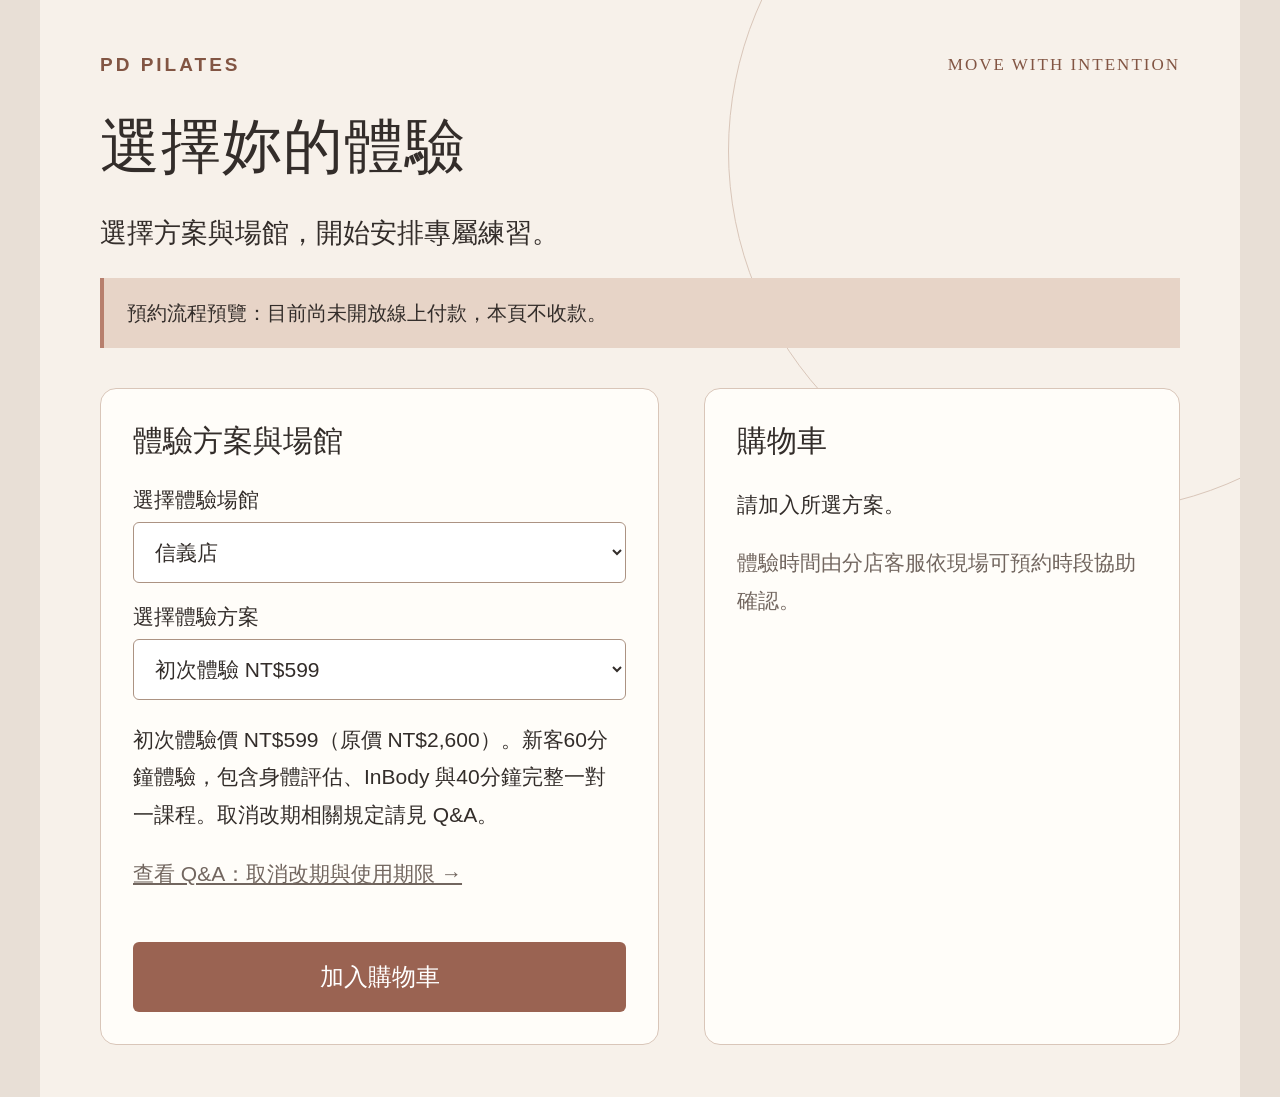
<file: booking.html>
<!doctype html><html lang="zh-Hant"><head><meta charset="utf-8"><meta name="viewport" content="width=device-width,initial-scale=1"><title>PD Pilates｜選擇方案與分館</title><link rel="stylesheet" href="shared/style.css?v=20261029-city-editions"><script src="shared/config.js?v=20261029-city-editions" defer></script><script src="shared/app.js?v=20261029-city-editions" defer></script></head><body ><main class="page booking-page"><div class="brandline"><a href="landing.html?v=20261029-city-editions">PD PILATES</a><small>MOVE WITH INTENTION</small></div><h1 class="headline">選擇妳的體驗</h1><p class="lead">選擇方案與場館，開始安排專屬練習。</p><p class="status" id="preview-status">預約流程預覽：目前尚未開放線上付款，本頁不收款。</p><div class="booking-layout"><section class="booking-panel"><h2>體驗方案與場館</h2><label for="branch">選擇體驗場館</label><select id="branch"><option value="xinyi">信義店</option><option value="zhongxiao">忠孝店</option><option value="yongkang">永康店</option></select><label for="plan">選擇體驗方案</label><select id="plan"><option value="trial">初次體驗 NT$599</option><option value="premium">深度4堂體驗 NT$7,888</option></select><p id="plan-detail"></p><p class="small-note"><a href="07_常見問題/index.html?v=20261029-city-editions">查看 Q&A：取消改期與使用期限 →</a></p><button class="button" id="add-cart">加入購物車</button></section><section class="booking-panel"><h2>購物車</h2><div id="cart-content"><p>請先選擇方案與場館。</p></div><a class="button hidden" id="checkout">查看結帳後流程</a><p class="small-note">體驗時間由分店客服依現場可預約時段協助確認。</p></section></div></main></body></html>
</file>
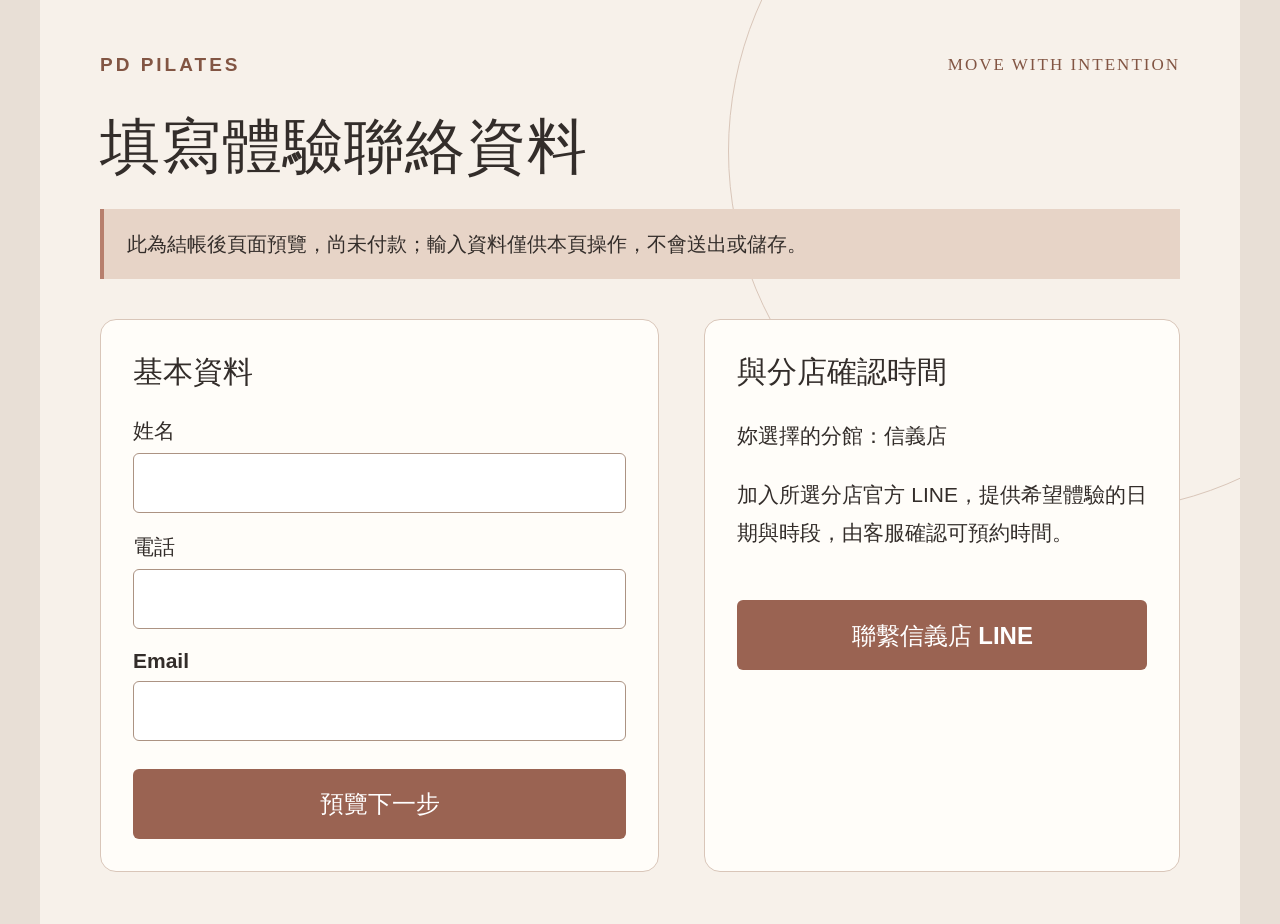
<file: checkout-success.html>
<!doctype html><html lang="zh-Hant"><head><meta charset="utf-8"><meta name="viewport" content="width=device-width,initial-scale=1"><title>PD Pilates｜結帳後資料填寫預覽</title><link rel="stylesheet" href="shared/style.css?v=20261029-city-editions"><script src="shared/config.js?v=20261029-city-editions" defer></script><script src="shared/app.js?v=20261029-city-editions" defer></script></head><body ><main class="page booking-page"><div class="brandline"><a href="landing.html?v=20261029-city-editions">PD PILATES</a><small>MOVE WITH INTENTION</small></div><h1 class="headline">填寫體驗聯絡資料</h1><p class="status">此為結帳後頁面預覽，尚未付款；輸入資料僅供本頁操作，不會送出或儲存。</p><div class="booking-layout"><form class="booking-panel" id="contact-form"><h2>基本資料</h2><label for="name">姓名</label><input id="name" name="name" autocomplete="name" required><label for="phone">電話</label><input id="phone" name="phone" type="tel" autocomplete="tel" required><label for="email">Email</label><input id="email" name="email" type="email" autocomplete="email" required><button class="button" type="submit">預覽下一步</button></form><section class="booking-panel"><h2>與分店確認時間</h2><p id="selected-branch"></p><p>加入所選分店官方 LINE，提供希望體驗的日期與時段，由客服確認可預約時間。</p><a class="button" id="selected-line" href="contact.html?v=20261029-city-editions">查看分店聯絡方式</a><div class="booking-result" id="form-result" role="status"></div></section></div></main></body></html>
</file>
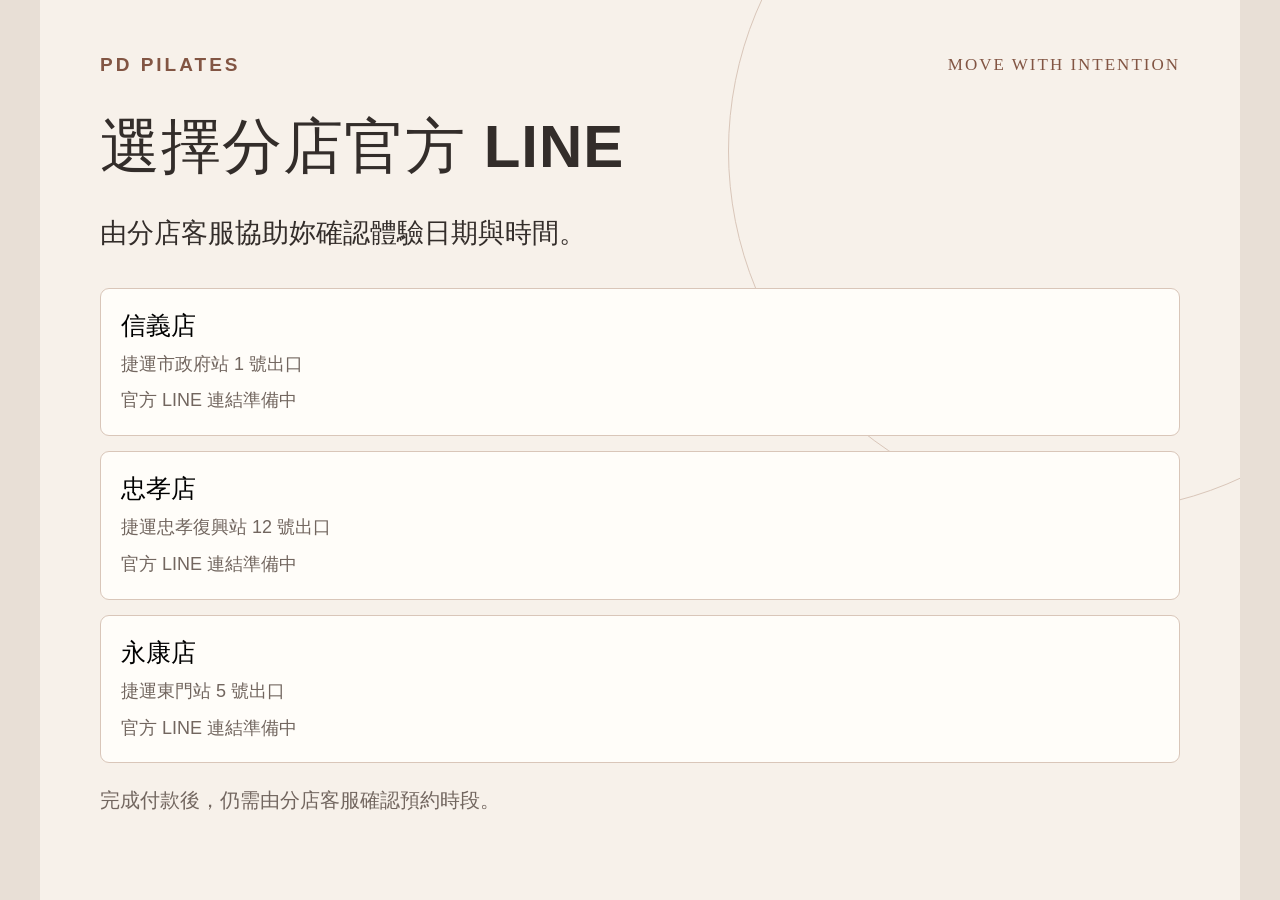
<file: contact.html>
<!doctype html><html lang="zh-Hant"><head><meta charset="utf-8"><meta name="viewport" content="width=device-width,initial-scale=1"><title>PD Pilates｜分店官方LINE</title><link rel="stylesheet" href="shared/style.css?v=20261029-city-editions"><script src="shared/config.js?v=20261029-city-editions" defer></script><script src="shared/app.js?v=20261029-city-editions" defer></script></head><body ><main class="page booking-page"><div class="brandline"><a href="landing.html?v=20261029-city-editions">PD PILATES</a><small>MOVE WITH INTENTION</small></div><h1 class="headline">選擇分店官方 LINE</h1><p class="lead">由分店客服協助妳確認體驗日期與時間。</p><div class="branch-link-list"><button type="button" data-line="xinyi">信義店<small>捷運市政府站 1 號出口</small><small class="line-availability">官方 LINE 連結準備中</small></button><button type="button" data-line="zhongxiao">忠孝店<small>捷運忠孝復興站 12 號出口</small><small class="line-availability">官方 LINE 連結準備中</small></button><button type="button" data-line="yongkang">永康店<small>捷運東門站 5 號出口</small><small class="line-availability">官方 LINE 連結準備中</small></button></div><p id="line-message" class="booking-result" role="status"></p><p class="small-note">完成付款後，仍需由分店客服確認預約時段。</p></main></body></html>
</file>
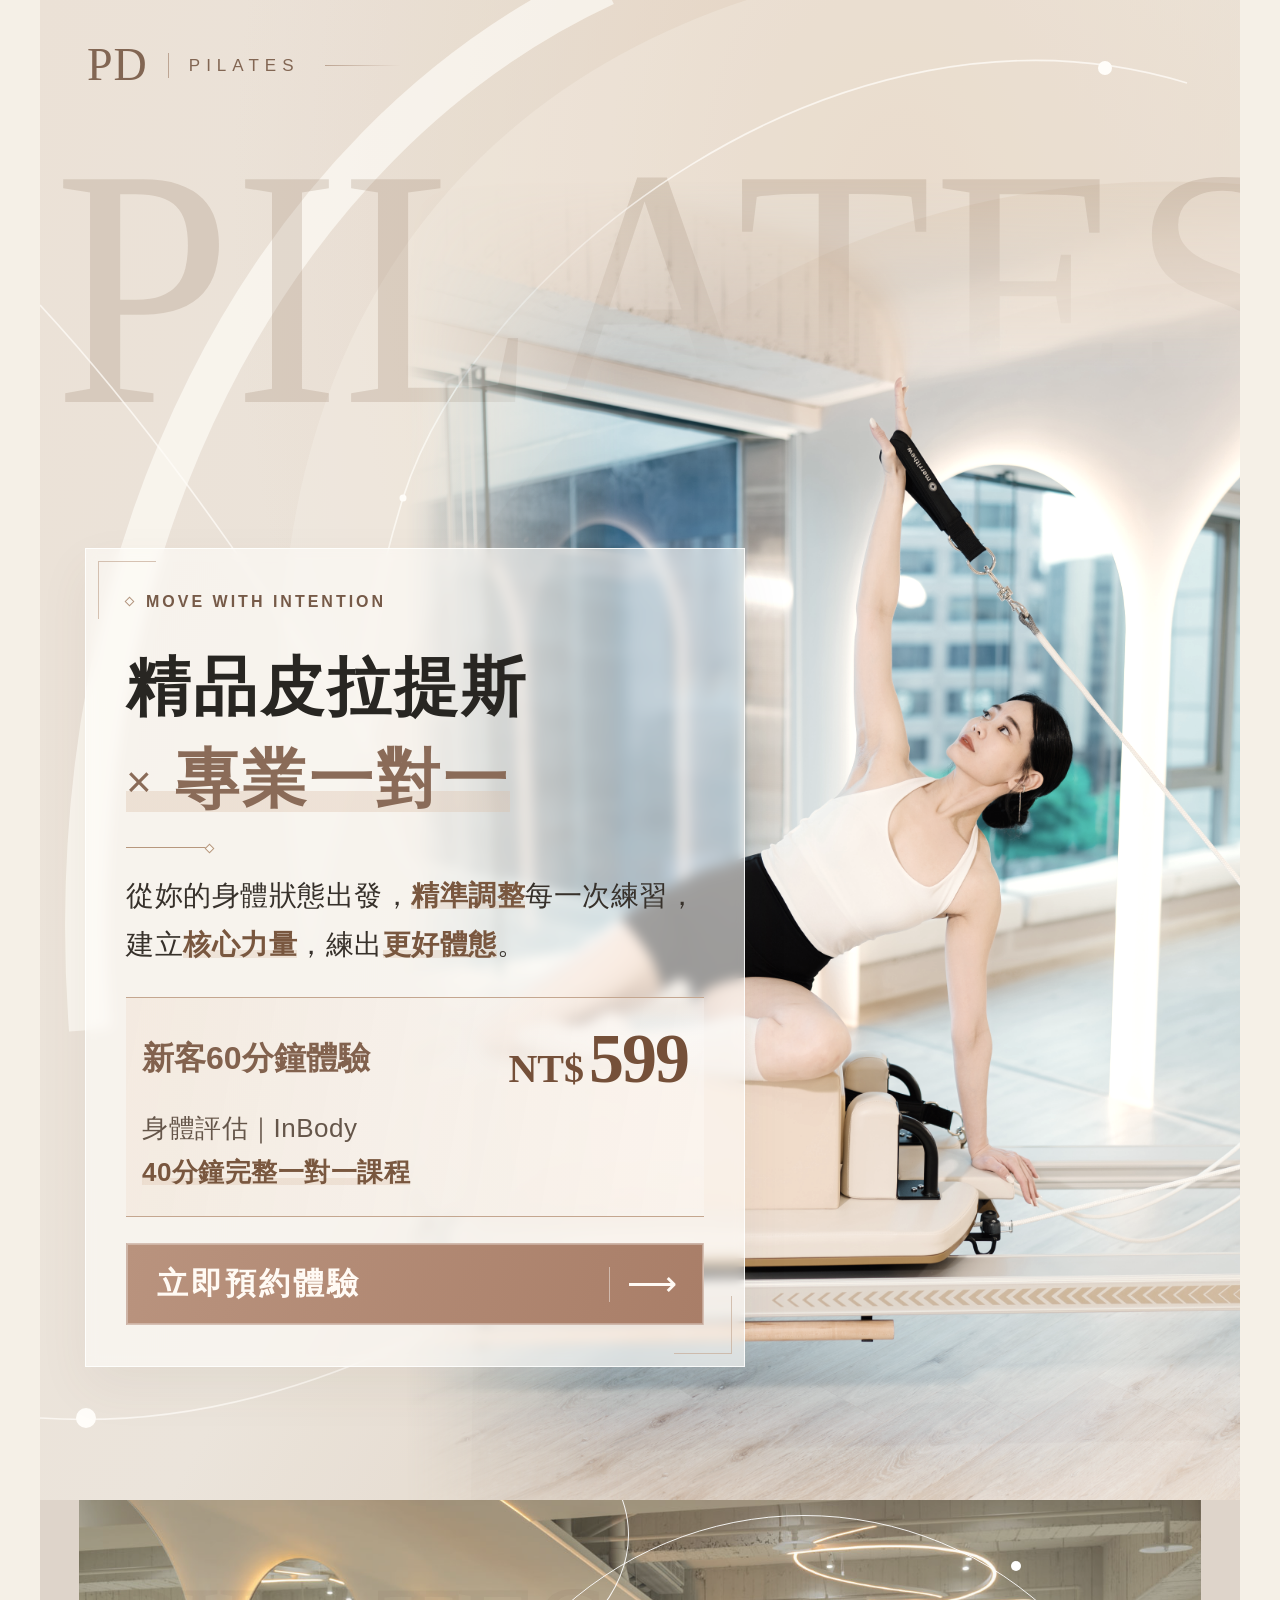
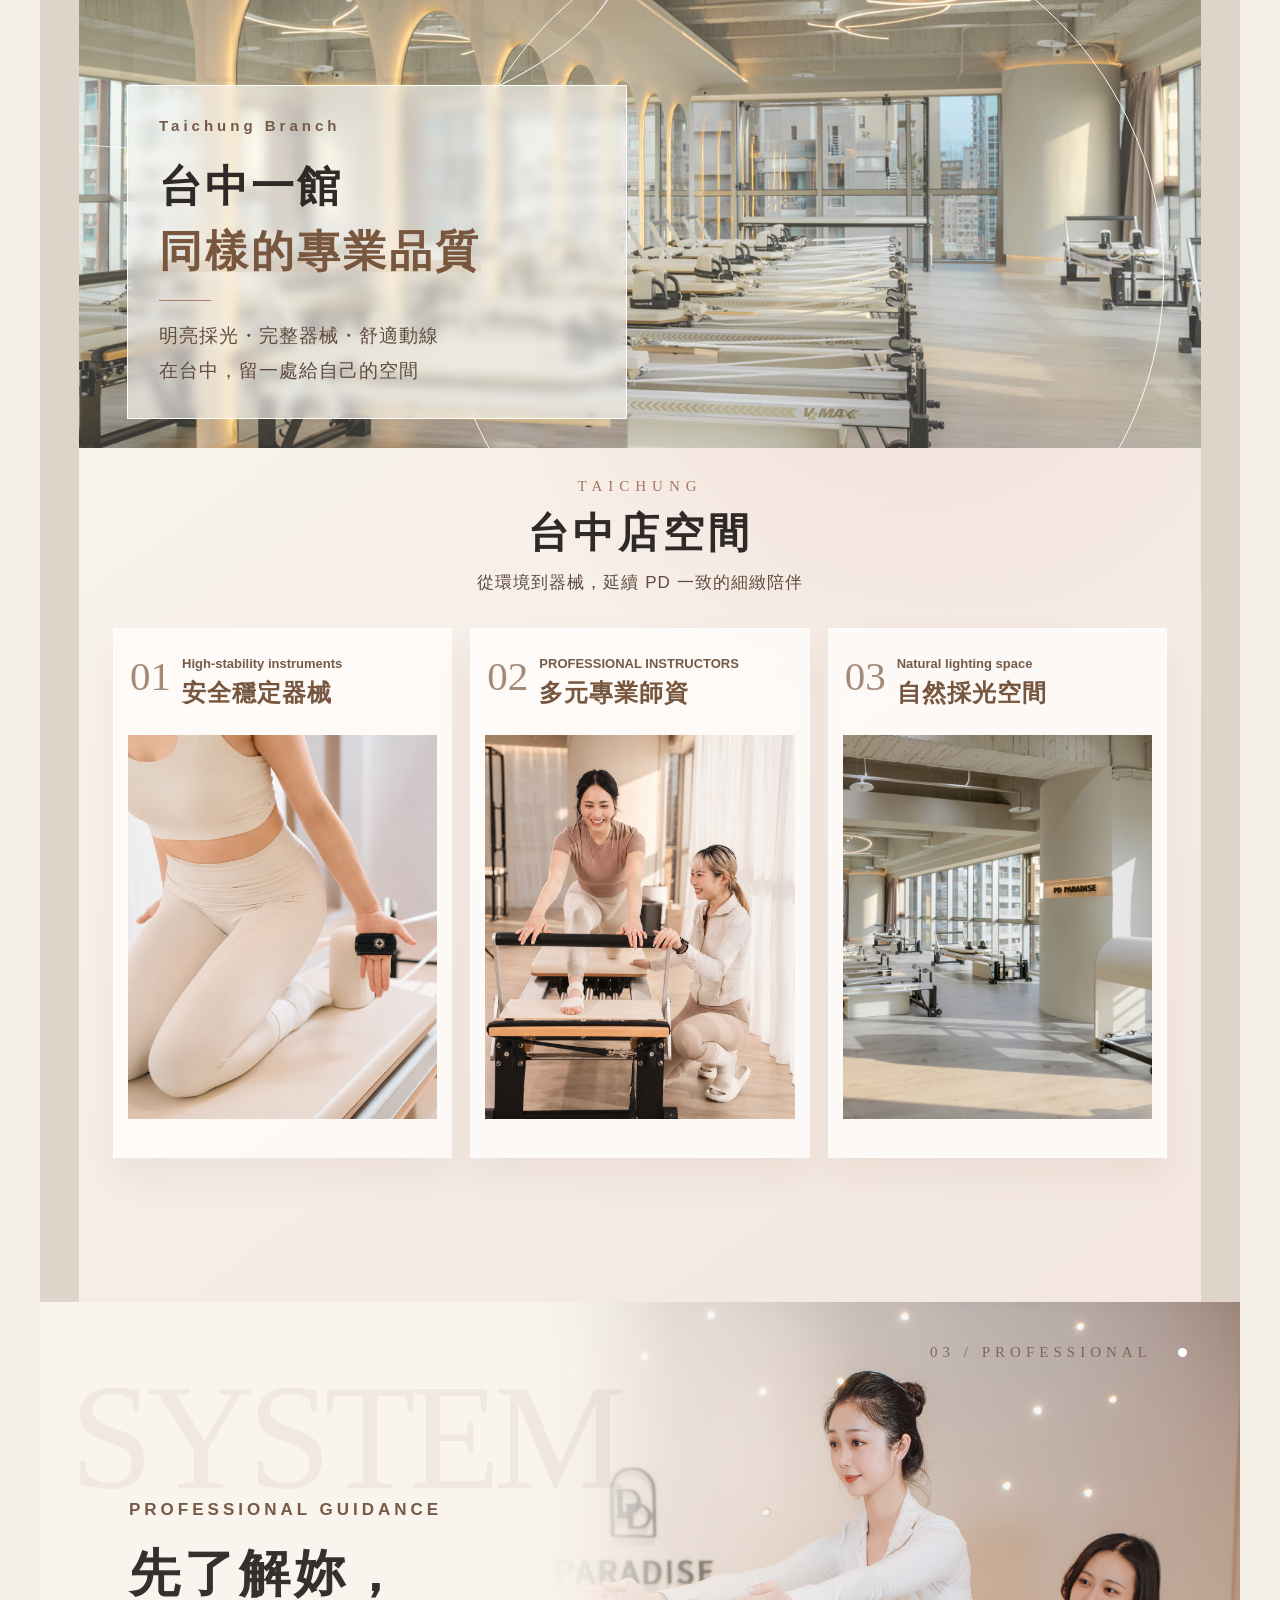
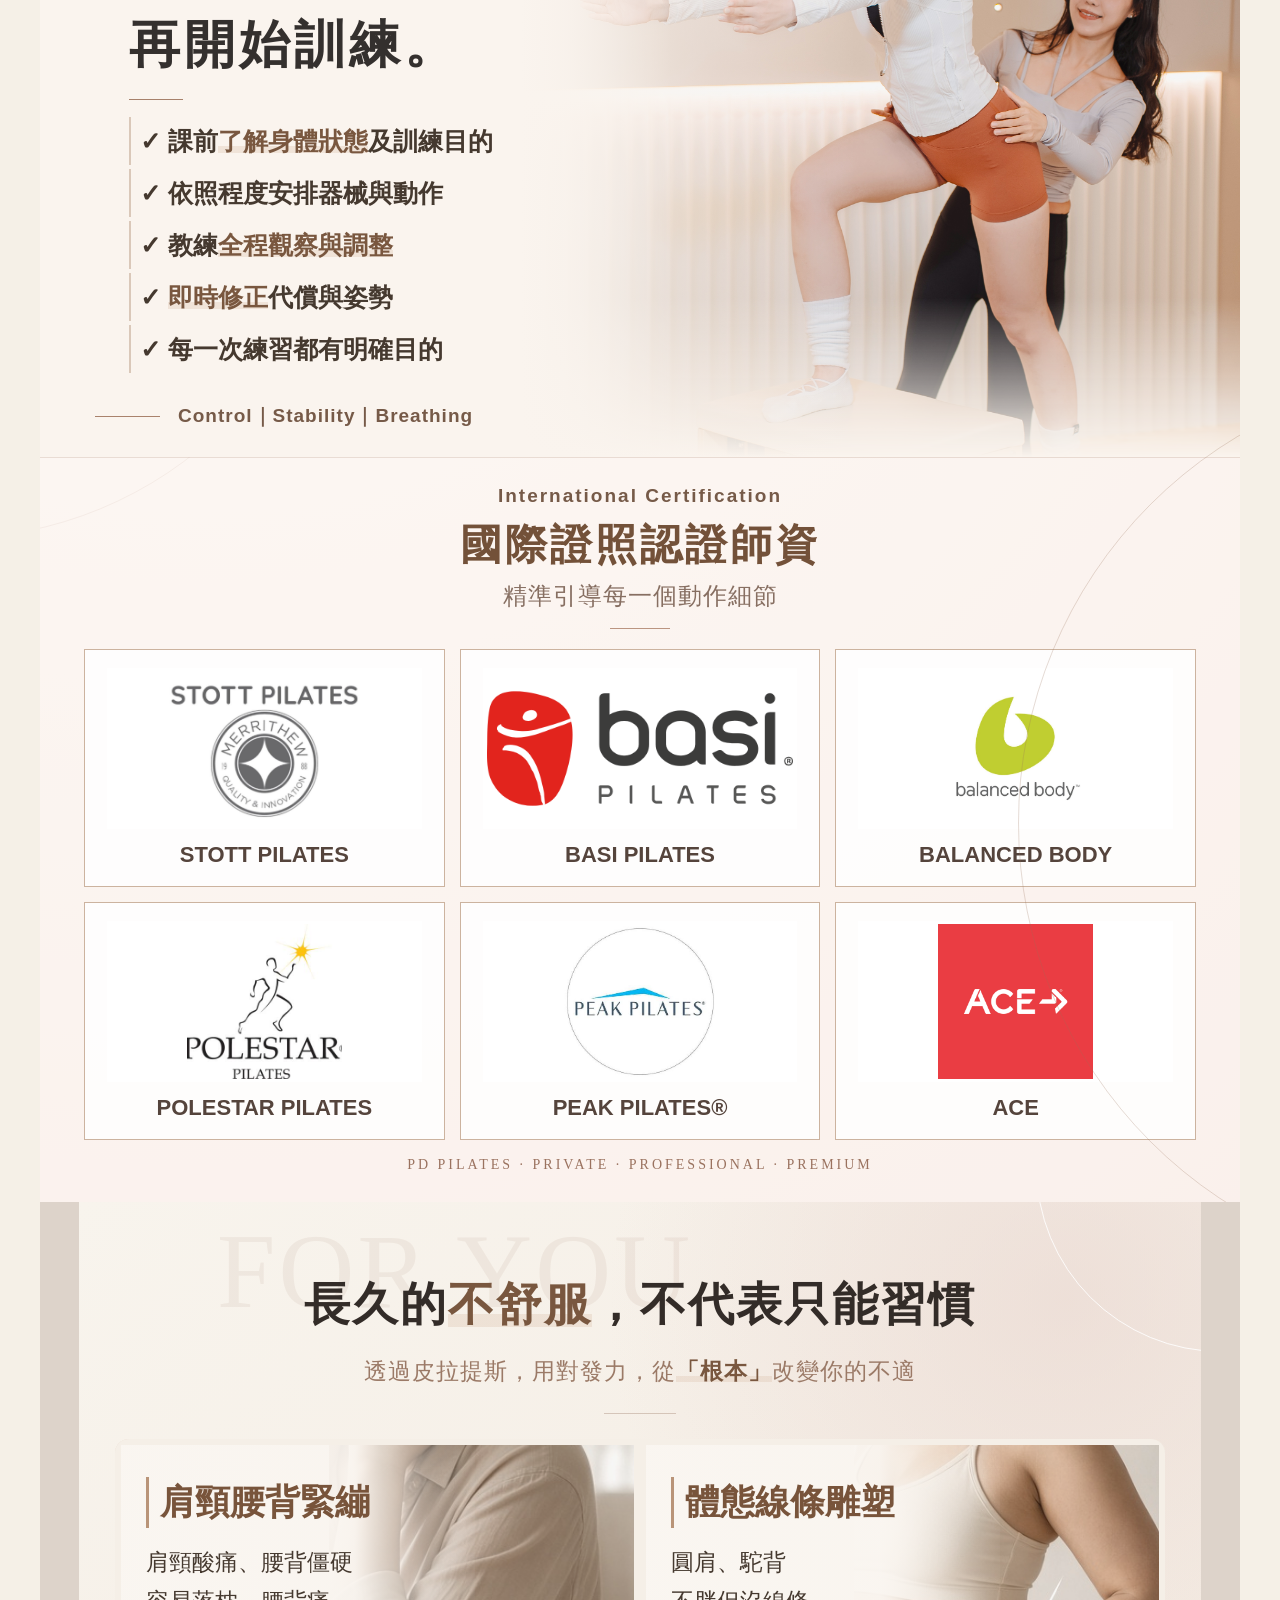
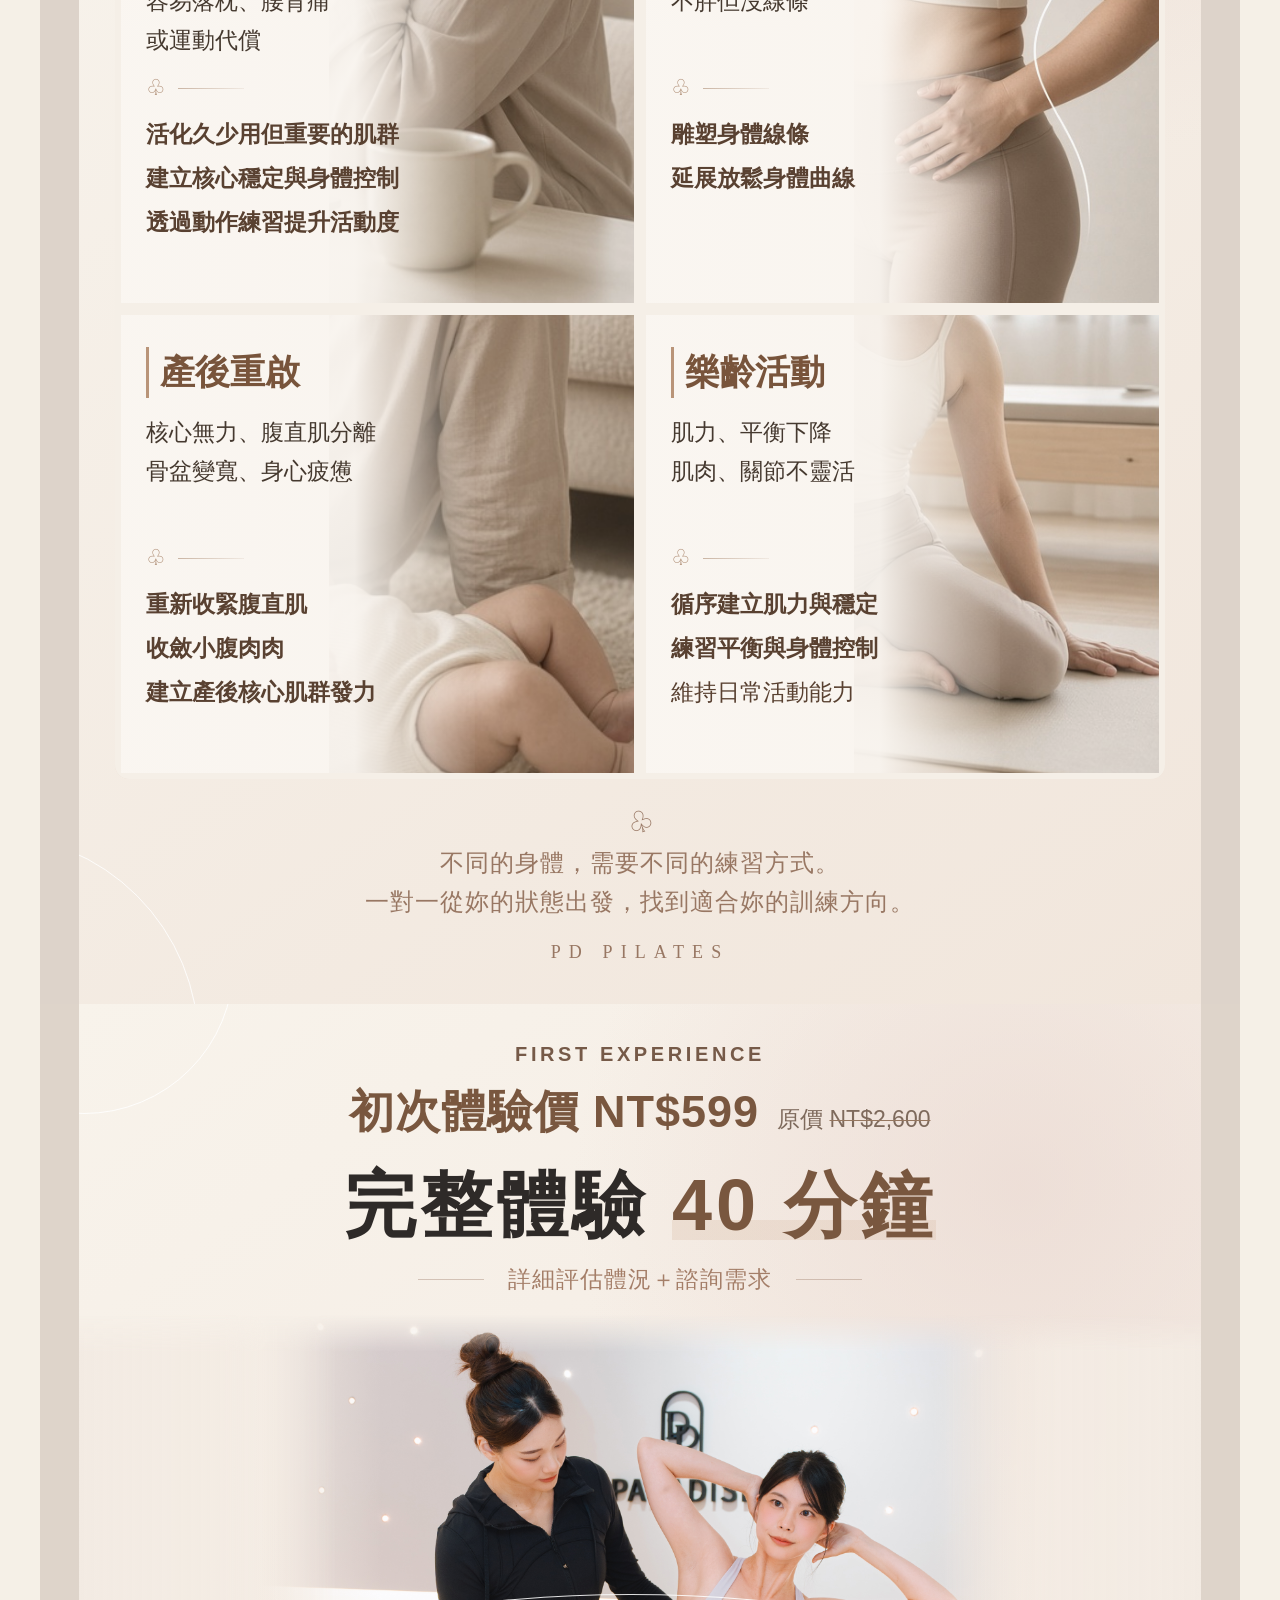
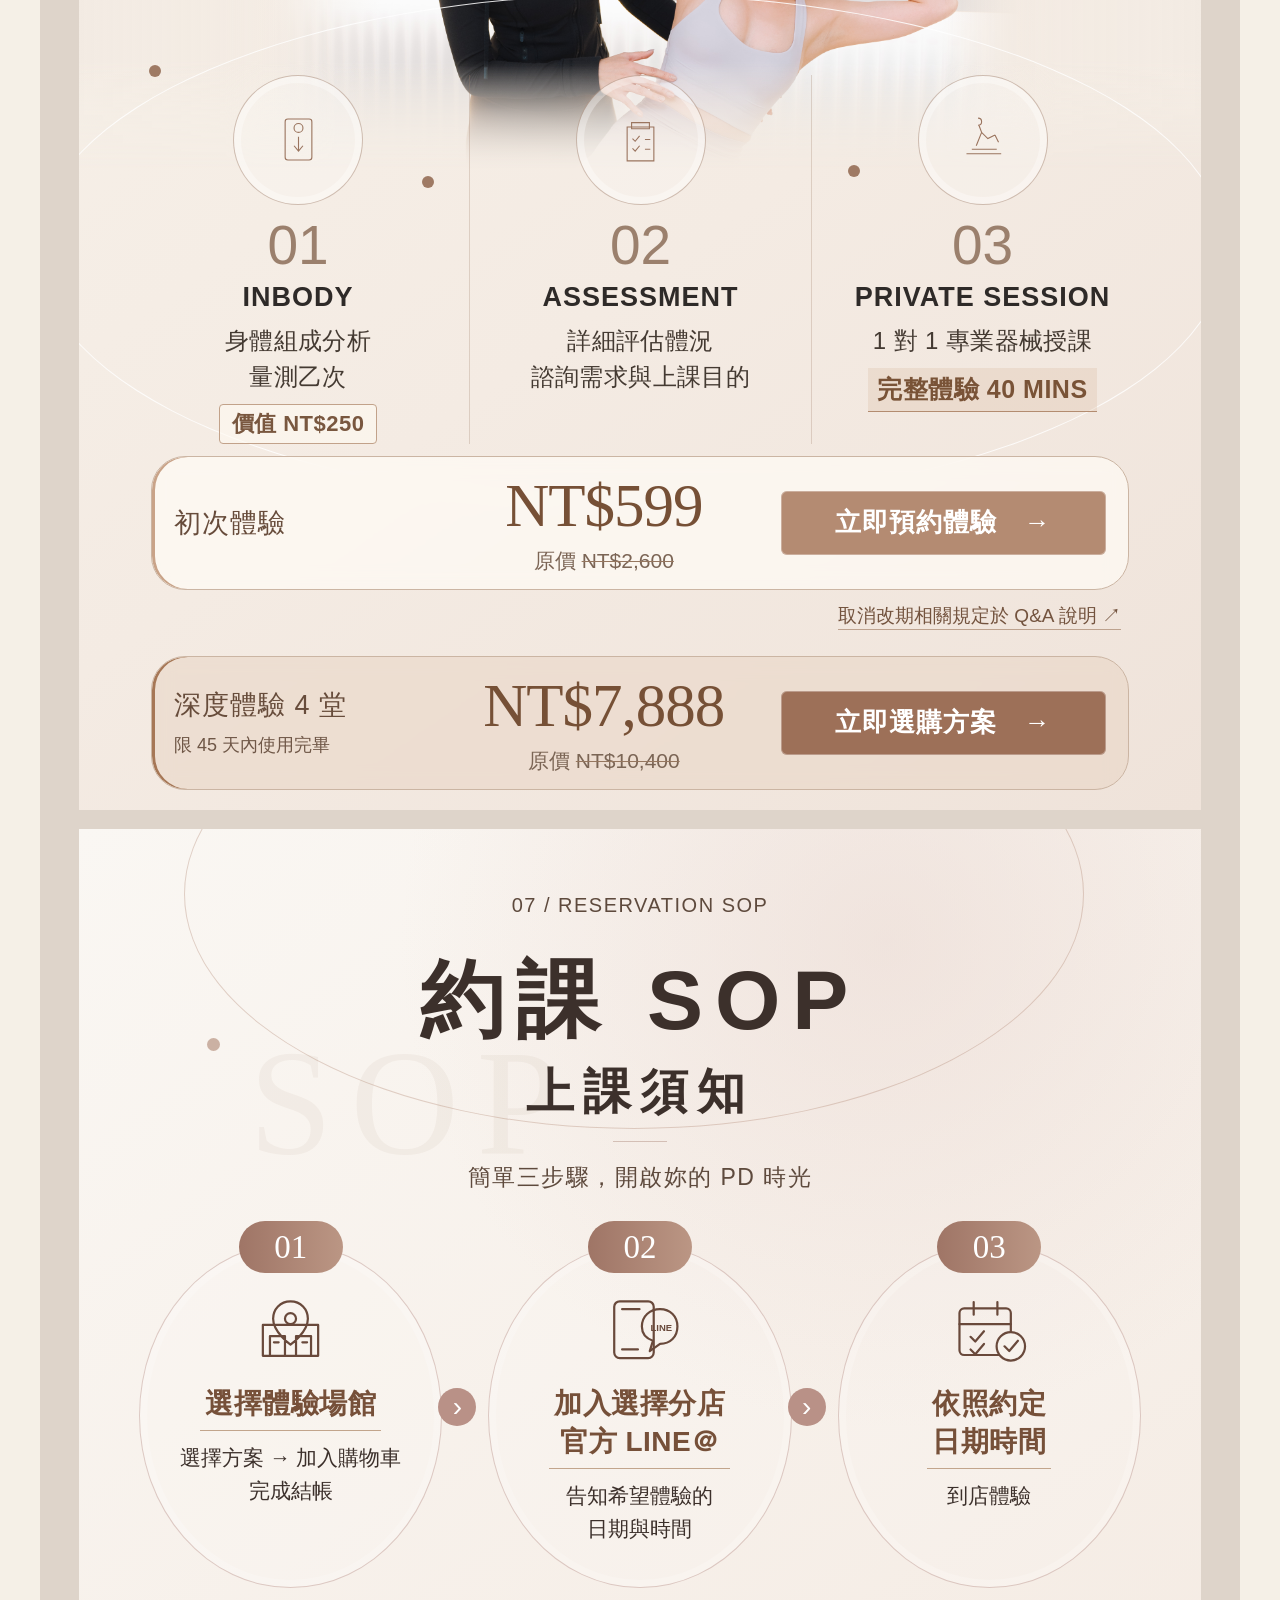
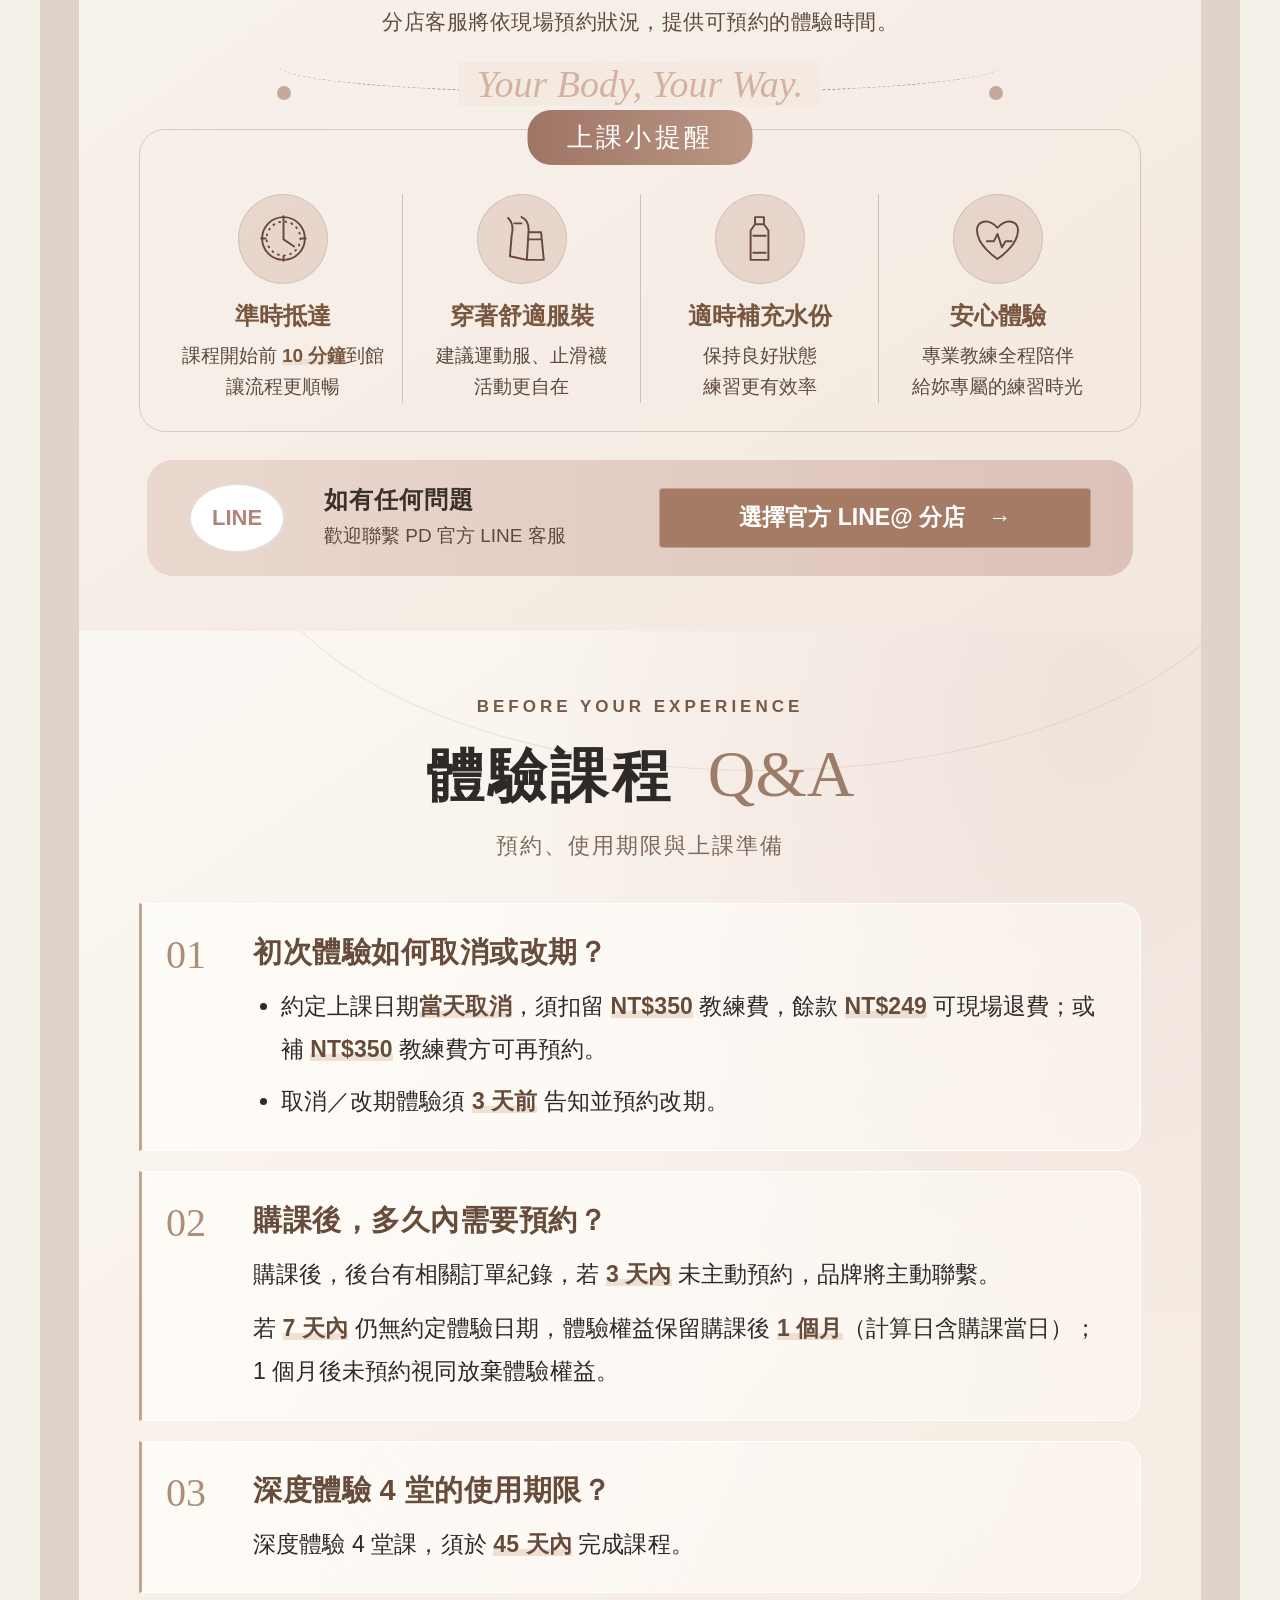
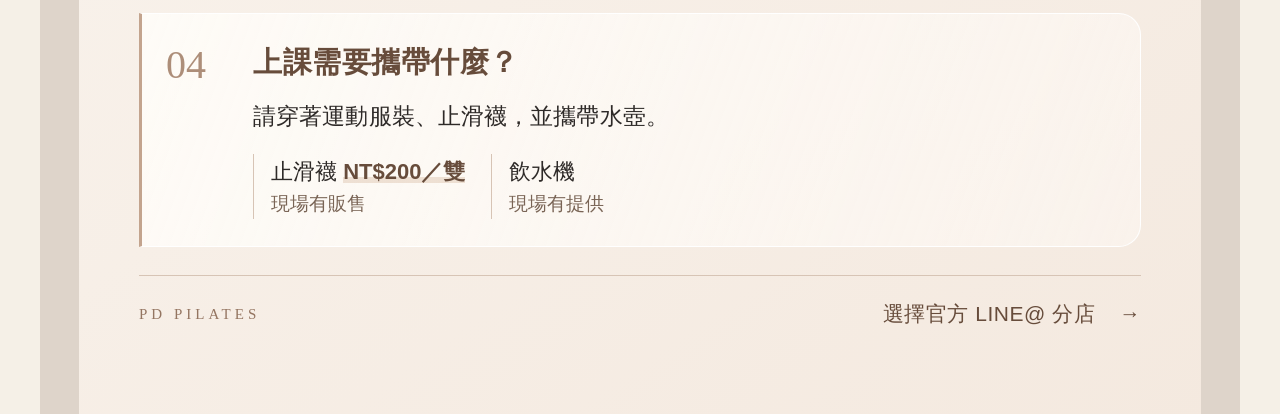
<file: landing-taichung.html>
<!doctype html><html lang="zh-Hant"><head><meta charset="utf-8"><meta name="viewport" content="width=device-width,initial-scale=1"><title>PD Pilates｜台中版</title><style>html,body{margin:0;background:#f5f0e7}iframe{display:block;width:100%;max-width:1200px;border:0;margin:auto;height:1500px}</style></head><body>
<iframe title="精品首頁" src="01_精品首頁/index.html?city=taichung&v=20261029-city-editions" scrolling="no"></iframe>
<iframe title="台中店位置與環境" src="02.1_台中店位置與環境/index.html?city=taichung&v=20261029-city-editions" scrolling="no"></iframe>
<iframe title="師資與認證徽章" src="03.1_師資與認證徽章/index.html?city=taichung&v=20261029-city-editions" scrolling="no"></iframe>
<iframe title="適合族群與痛點" src="04_適合族群與痛點/index.html?city=taichung&v=20261029-city-editions" scrolling="no"></iframe>
<iframe title="初次體驗雙方案" src="05_初次體驗雙方案/index.html?city=taichung&v=20261029-city-editions" scrolling="no"></iframe>
<iframe title="約課 SOP" src="06_約課SOP/index.html?city=taichung&v=20261029-city-editions" scrolling="no"></iframe>
<iframe title="體驗課程 Q&amp;A" src="07_常見問題/index.html?city=taichung&v=20261029-city-editions" scrolling="no"></iframe>
<script>const frames=[...document.querySelectorAll('iframe')];addEventListener('message',e=>{const f=frames.find(f=>f.contentWindow===e.source);if(f&&e.data&&e.data.type==='pd-page-size'&&Number.isFinite(e.data.height)&&e.data.height>100&&e.data.height<15000)f.style.height=Math.ceil(e.data.height)+'px'});</script></body></html>
</file>
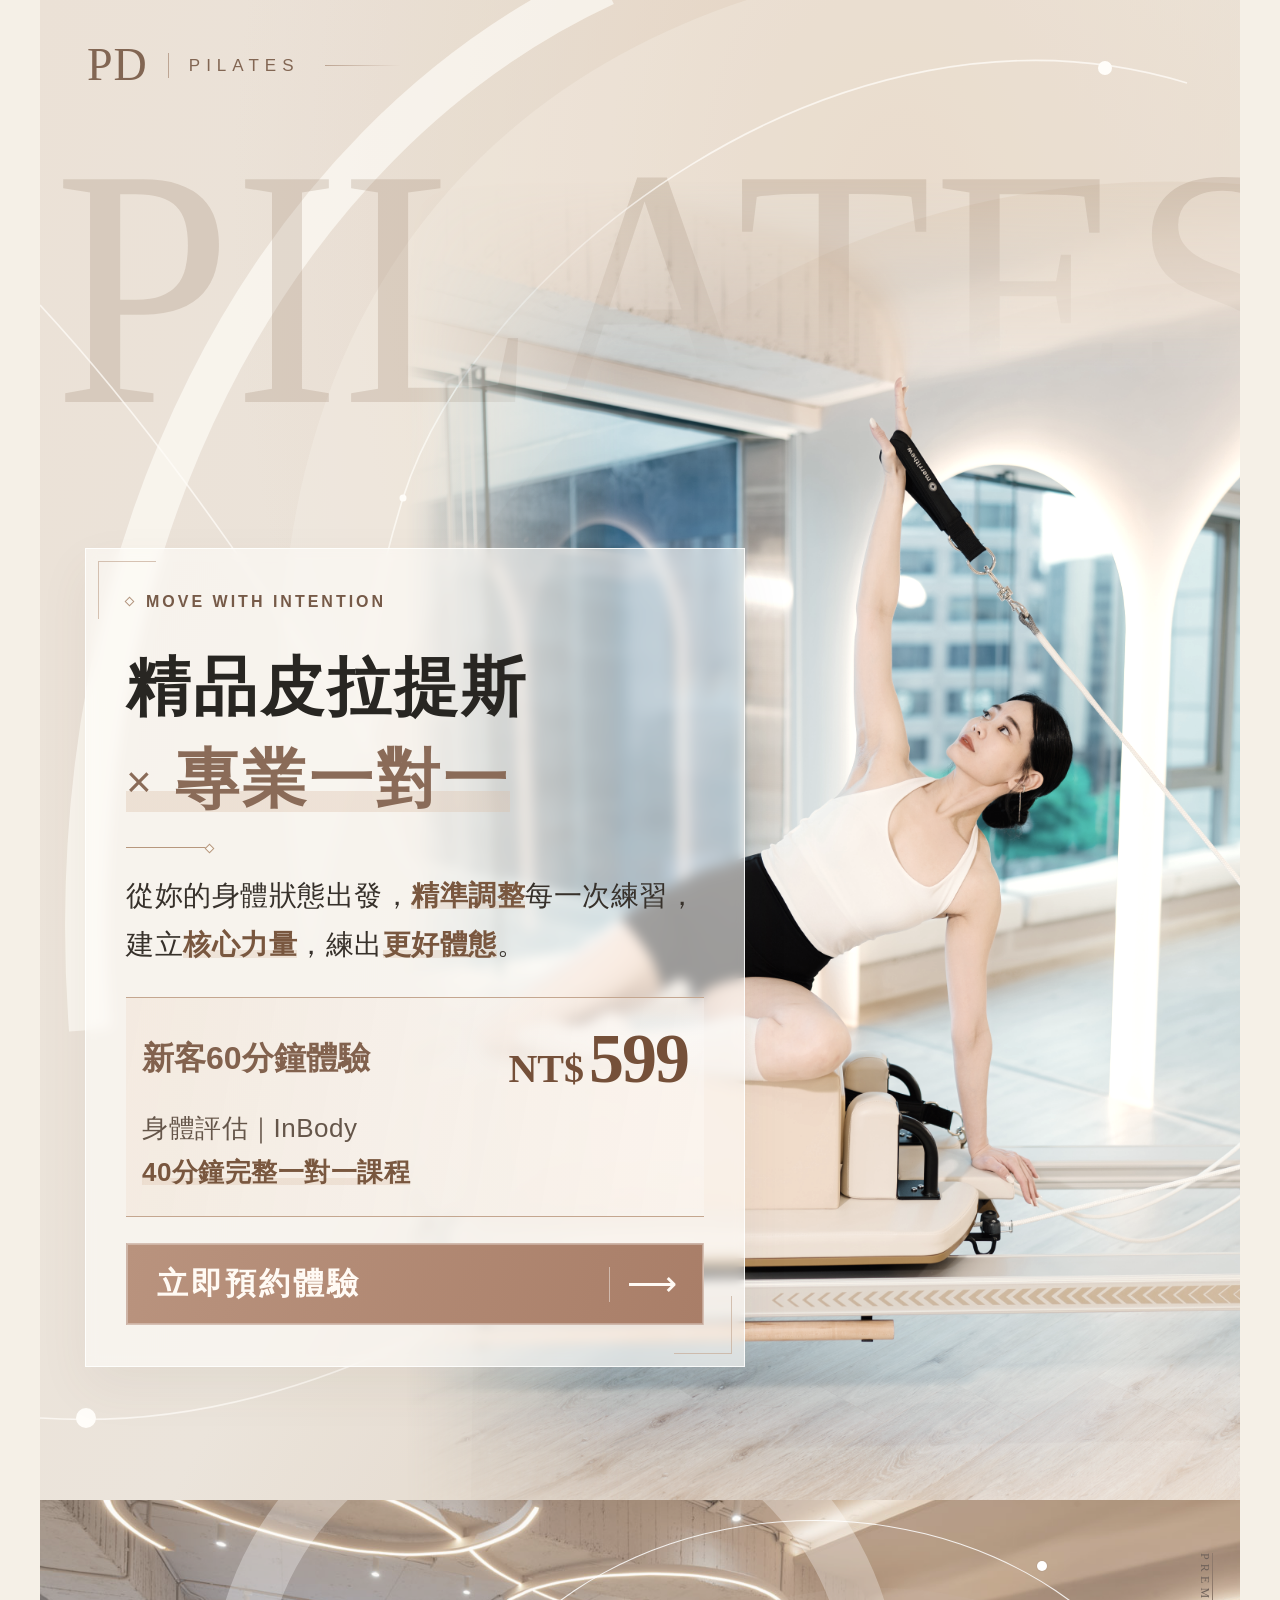
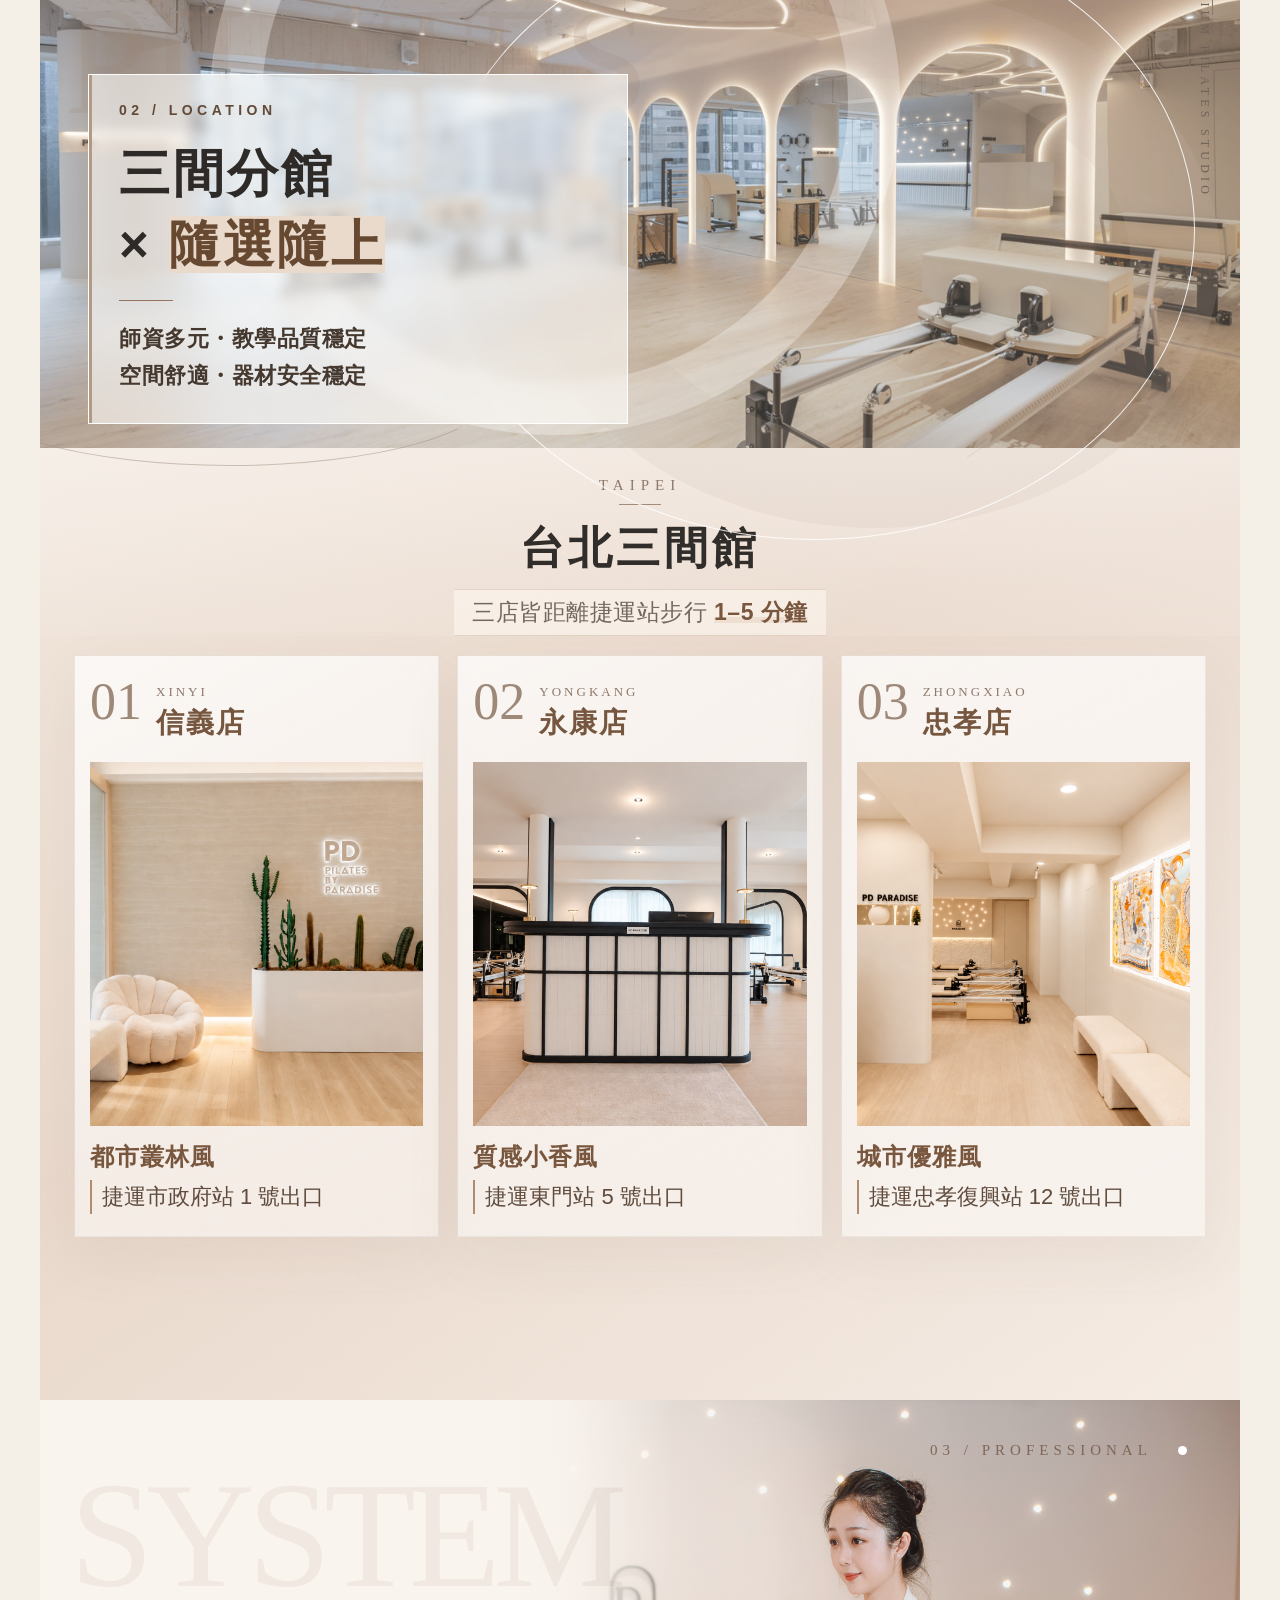
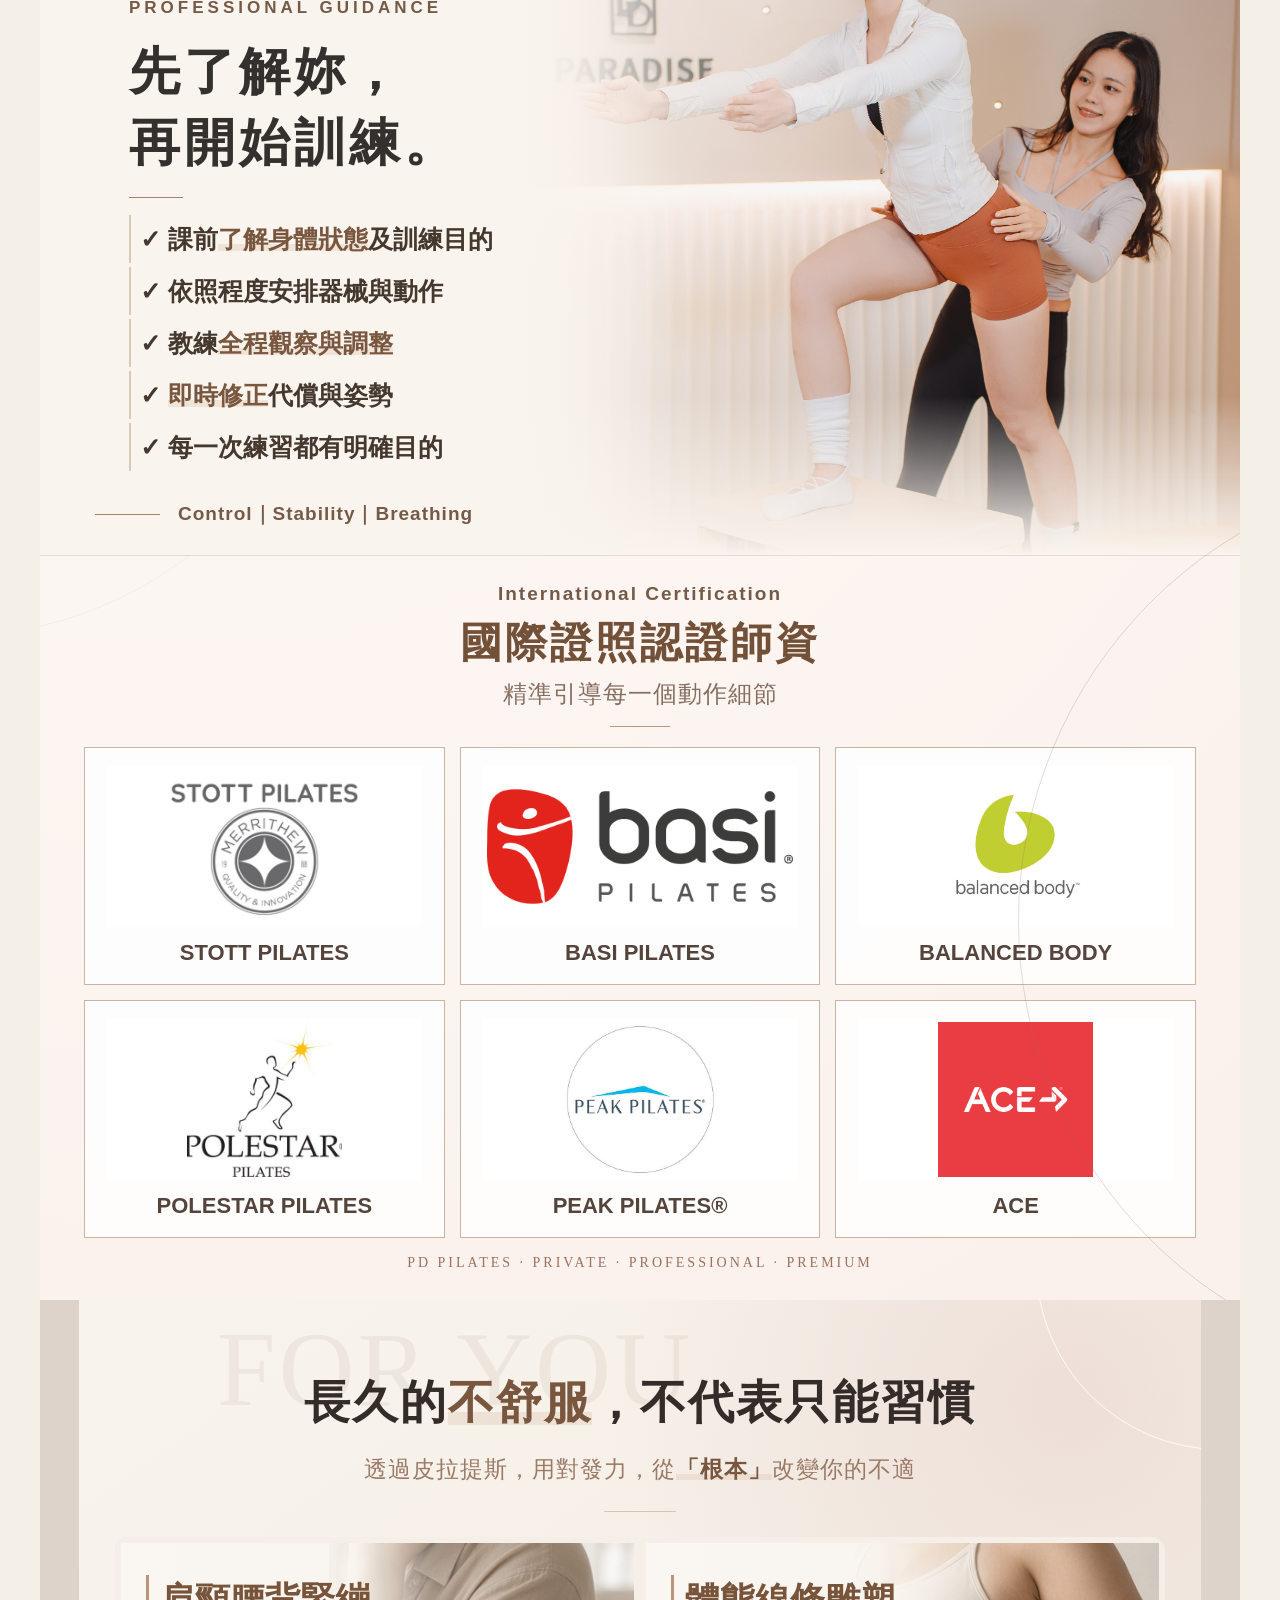
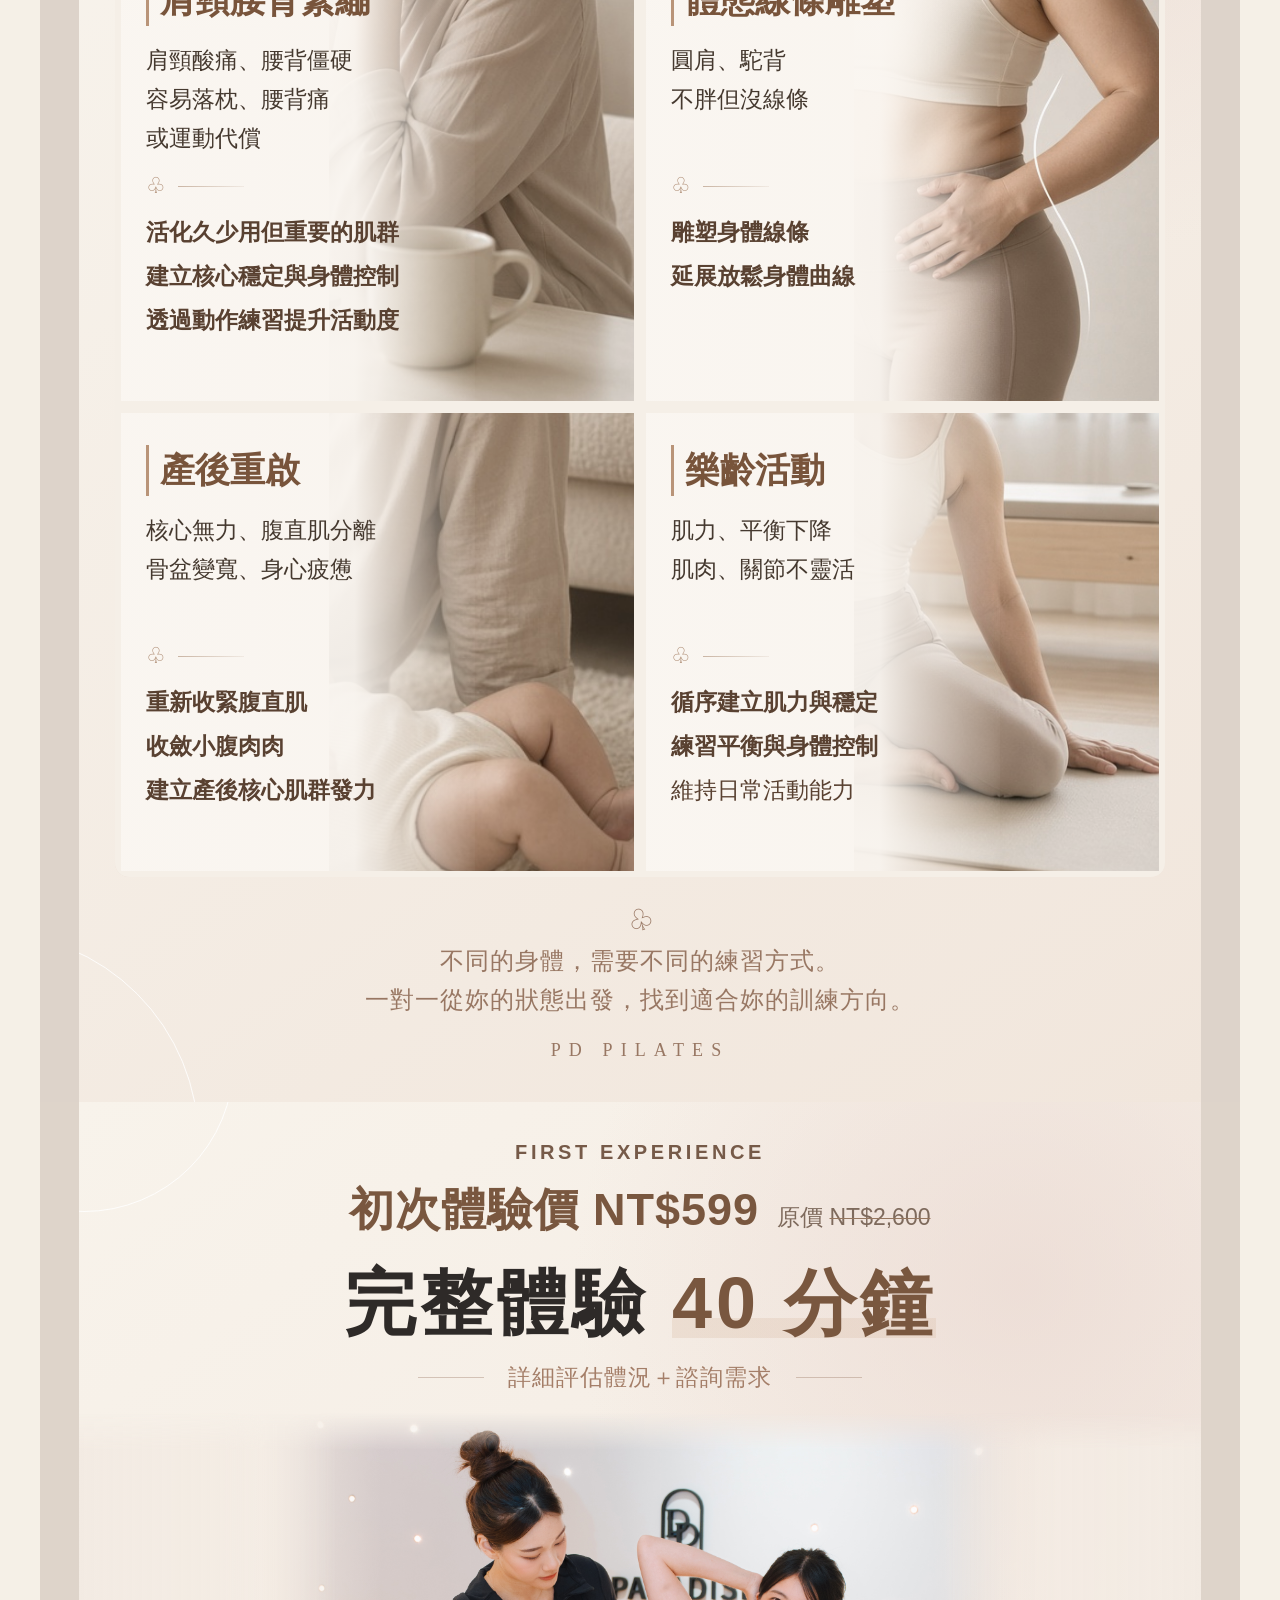
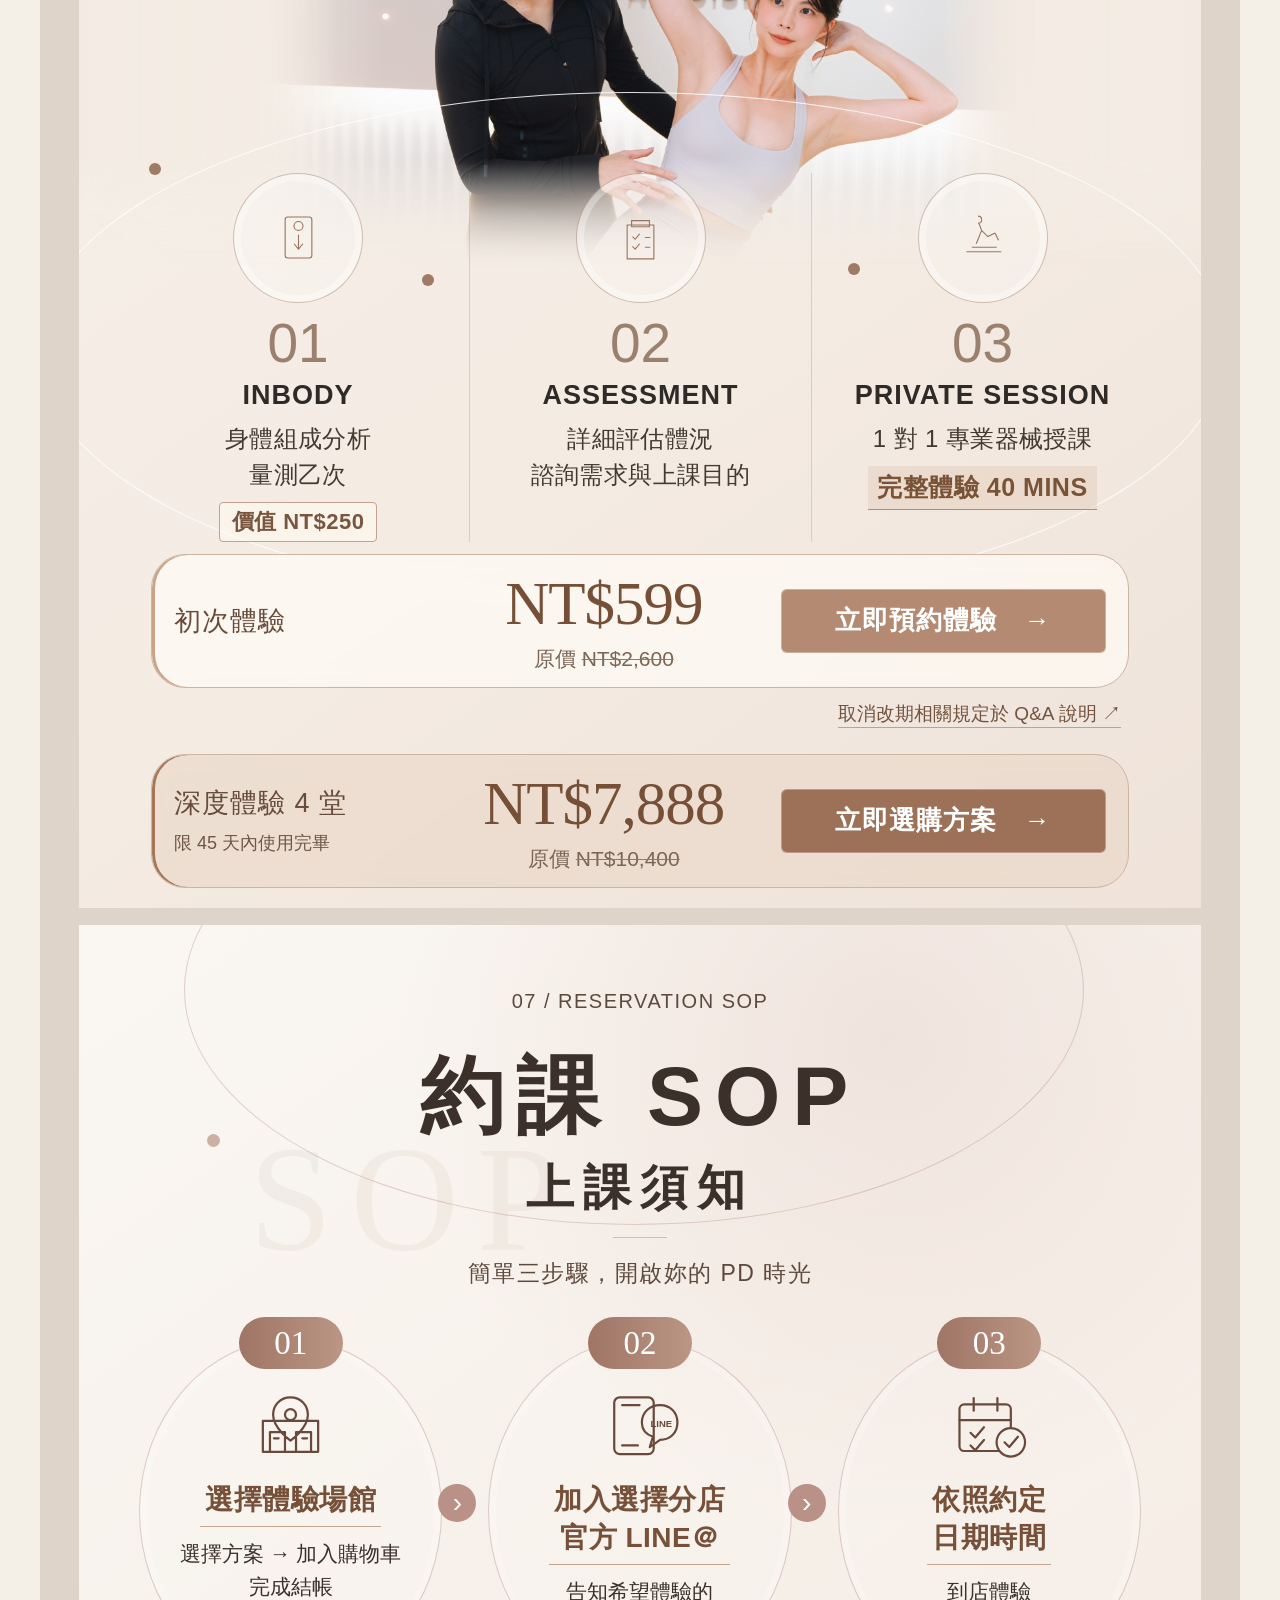
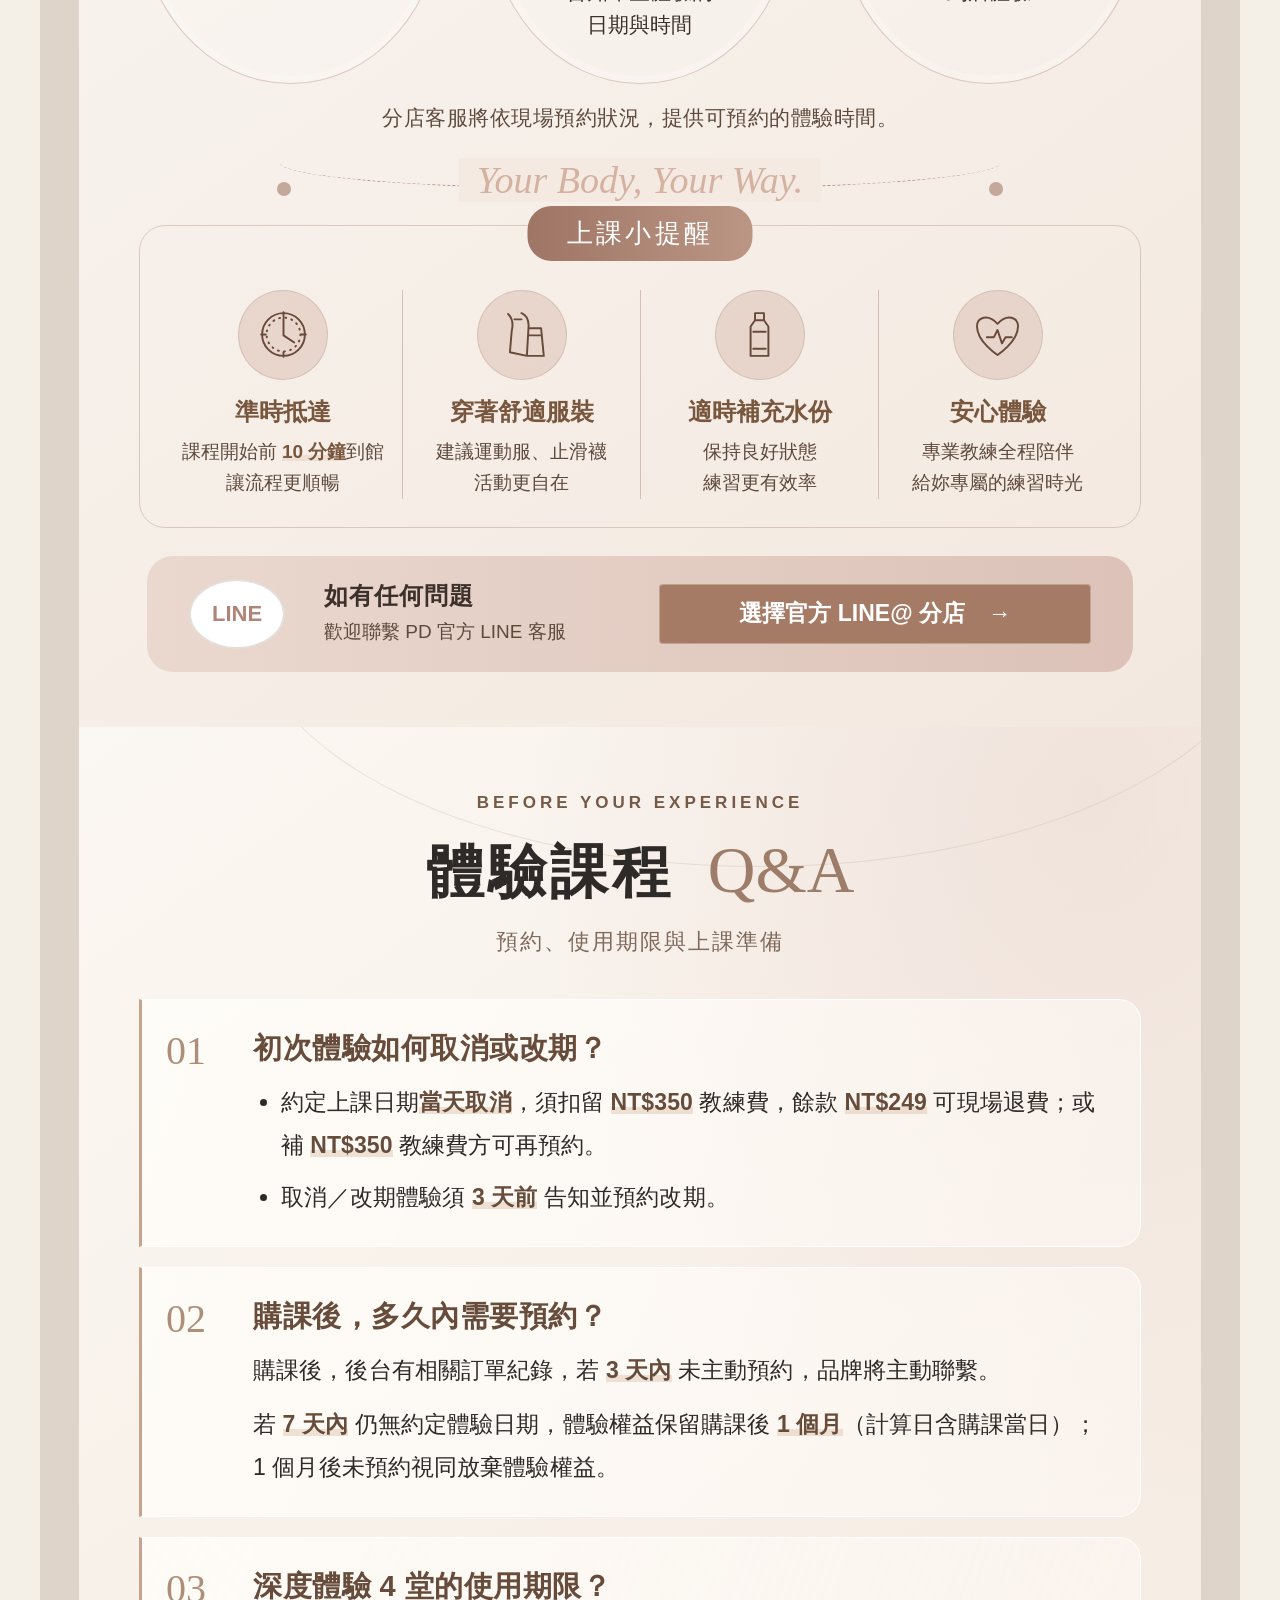
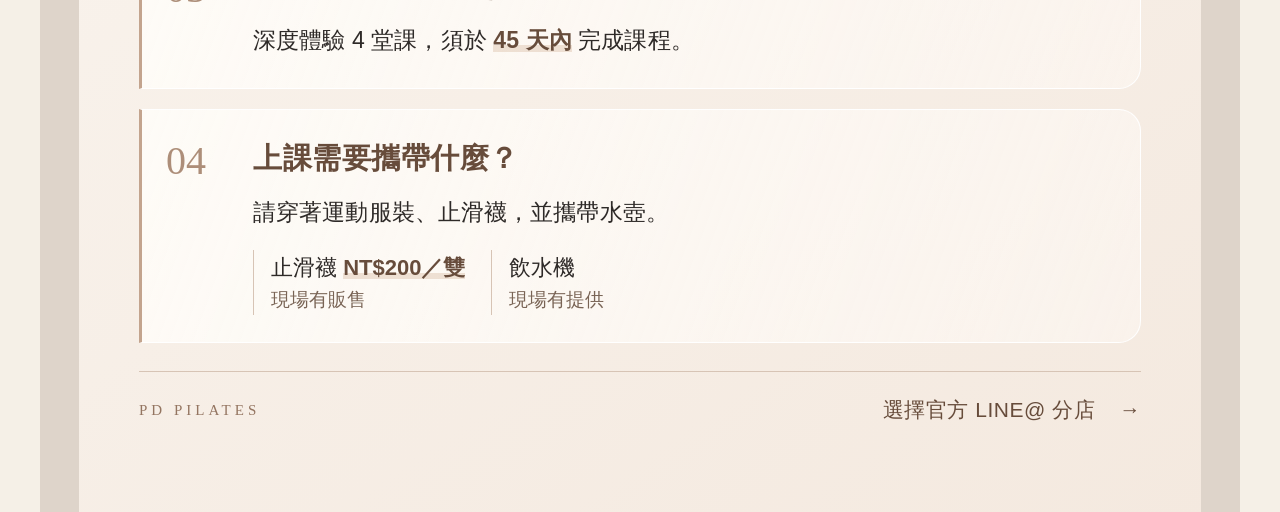
<file: landing-taipei.html>
<!doctype html><html lang="zh-Hant"><head><meta charset="utf-8"><meta name="viewport" content="width=device-width,initial-scale=1"><title>PD Pilates｜台北版</title><style>html,body{margin:0;background:#f5f0e7}iframe{display:block;width:100%;max-width:1200px;border:0;margin:auto;height:1500px}</style></head><body>
<iframe title="精品首頁" src="01_精品首頁/index.html?city=taipei&v=20261029-city-editions" scrolling="no"></iframe>
<iframe title="台北三間分館" src="02_台北三間分館/index.html?city=taipei&v=20261029-city-editions" scrolling="no"></iframe>
<iframe title="師資與認證徽章" src="03.1_師資與認證徽章/index.html?city=taipei&v=20261029-city-editions" scrolling="no"></iframe>
<iframe title="適合族群與痛點" src="04_適合族群與痛點/index.html?city=taipei&v=20261029-city-editions" scrolling="no"></iframe>
<iframe title="初次體驗雙方案" src="05_初次體驗雙方案/index.html?city=taipei&v=20261029-city-editions" scrolling="no"></iframe>
<iframe title="約課 SOP" src="06_約課SOP/index.html?city=taipei&v=20261029-city-editions" scrolling="no"></iframe>
<iframe title="體驗課程 Q&amp;A" src="07_常見問題/index.html?city=taipei&v=20261029-city-editions" scrolling="no"></iframe>
<script>const frames=[...document.querySelectorAll('iframe')];addEventListener('message',e=>{const f=frames.find(f=>f.contentWindow===e.source);if(f&&e.data&&e.data.type==='pd-page-size'&&Number.isFinite(e.data.height)&&e.data.height>100&&e.data.height<15000)f.style.height=Math.ceil(e.data.height)+'px'});</script></body></html>
</file>
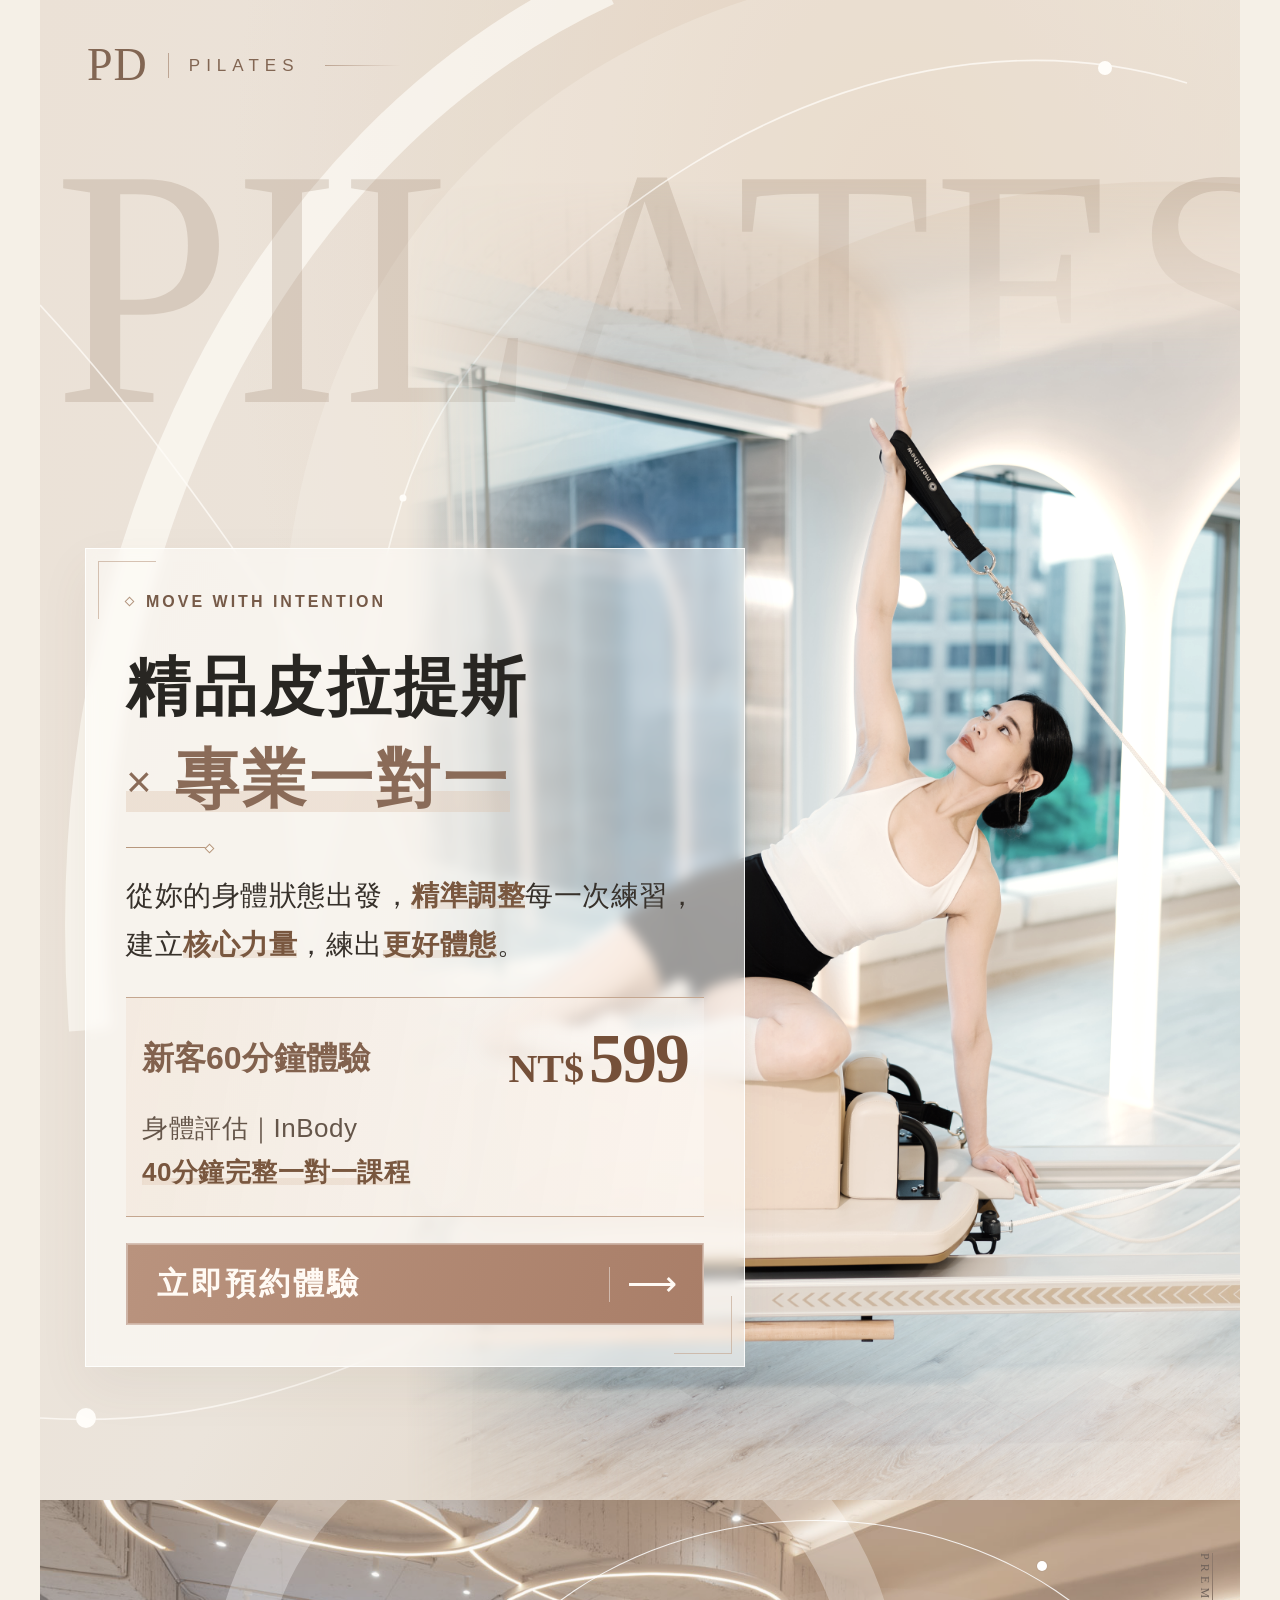
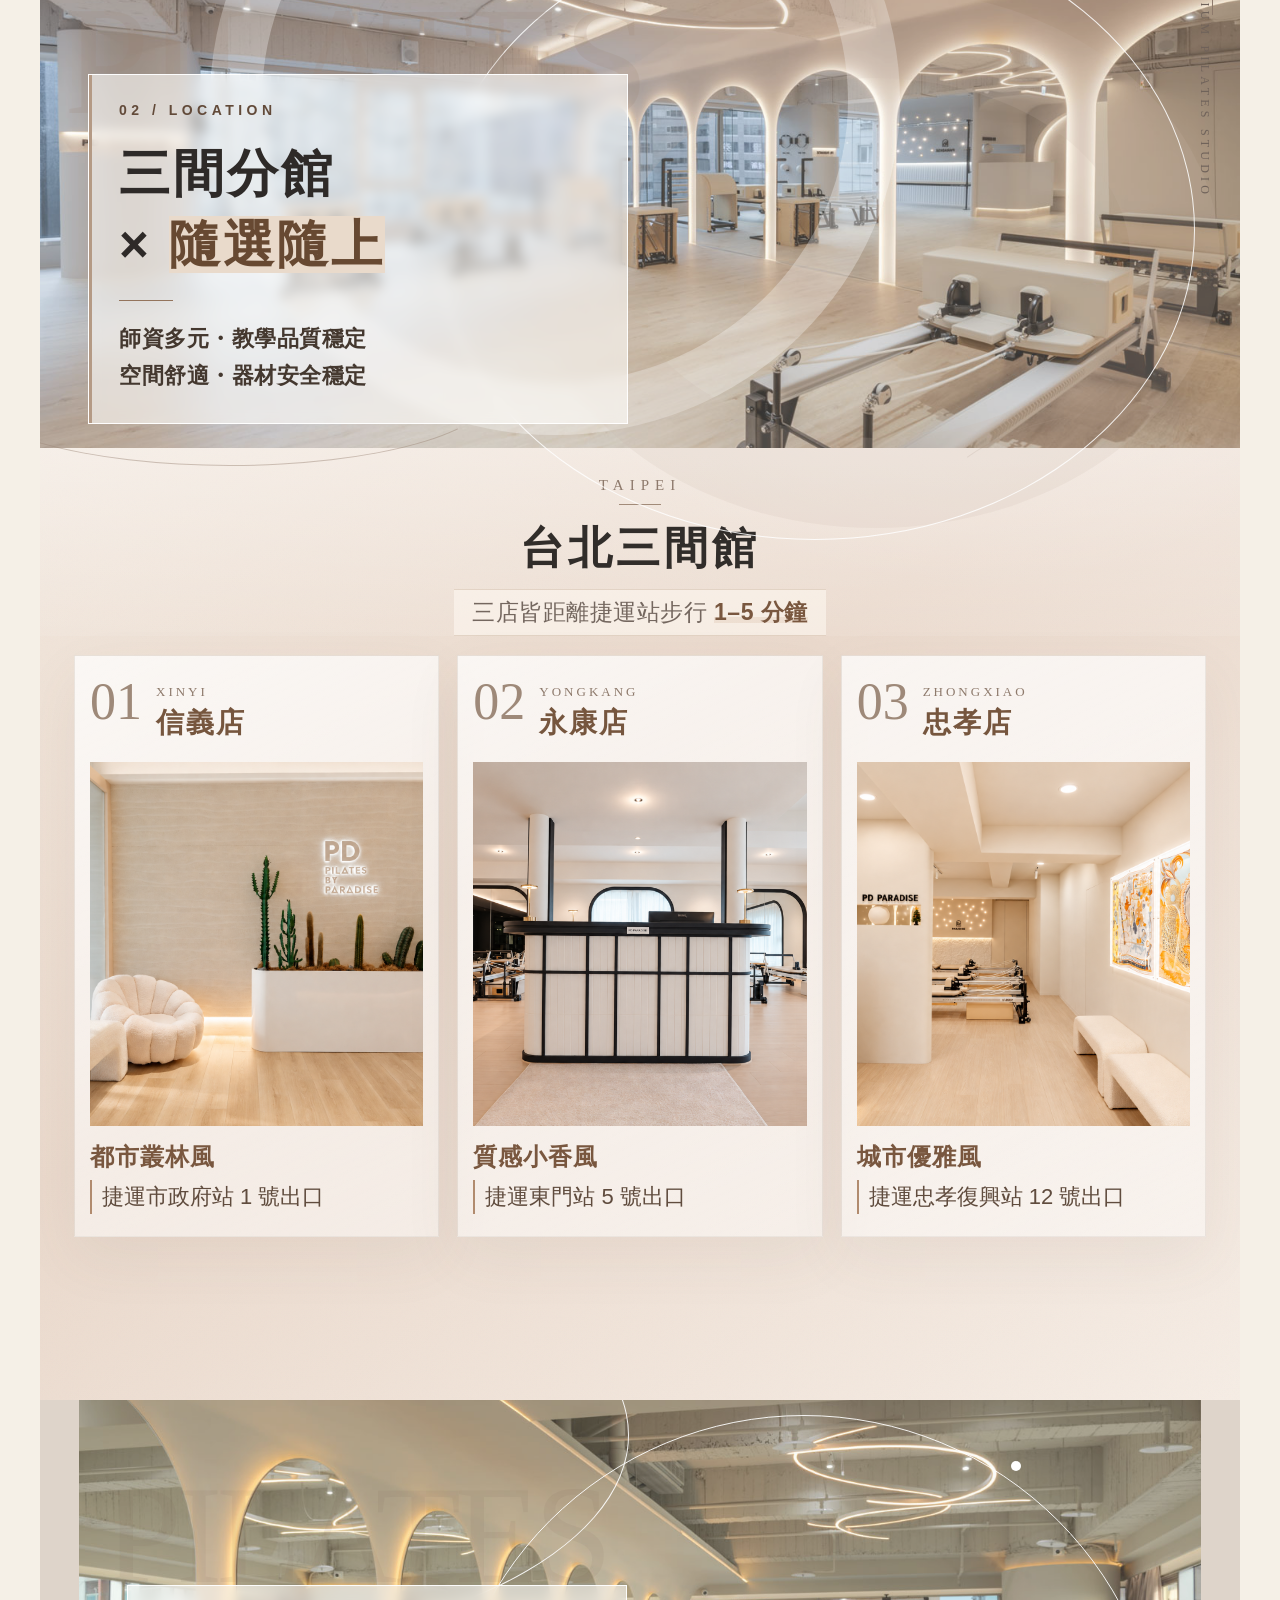
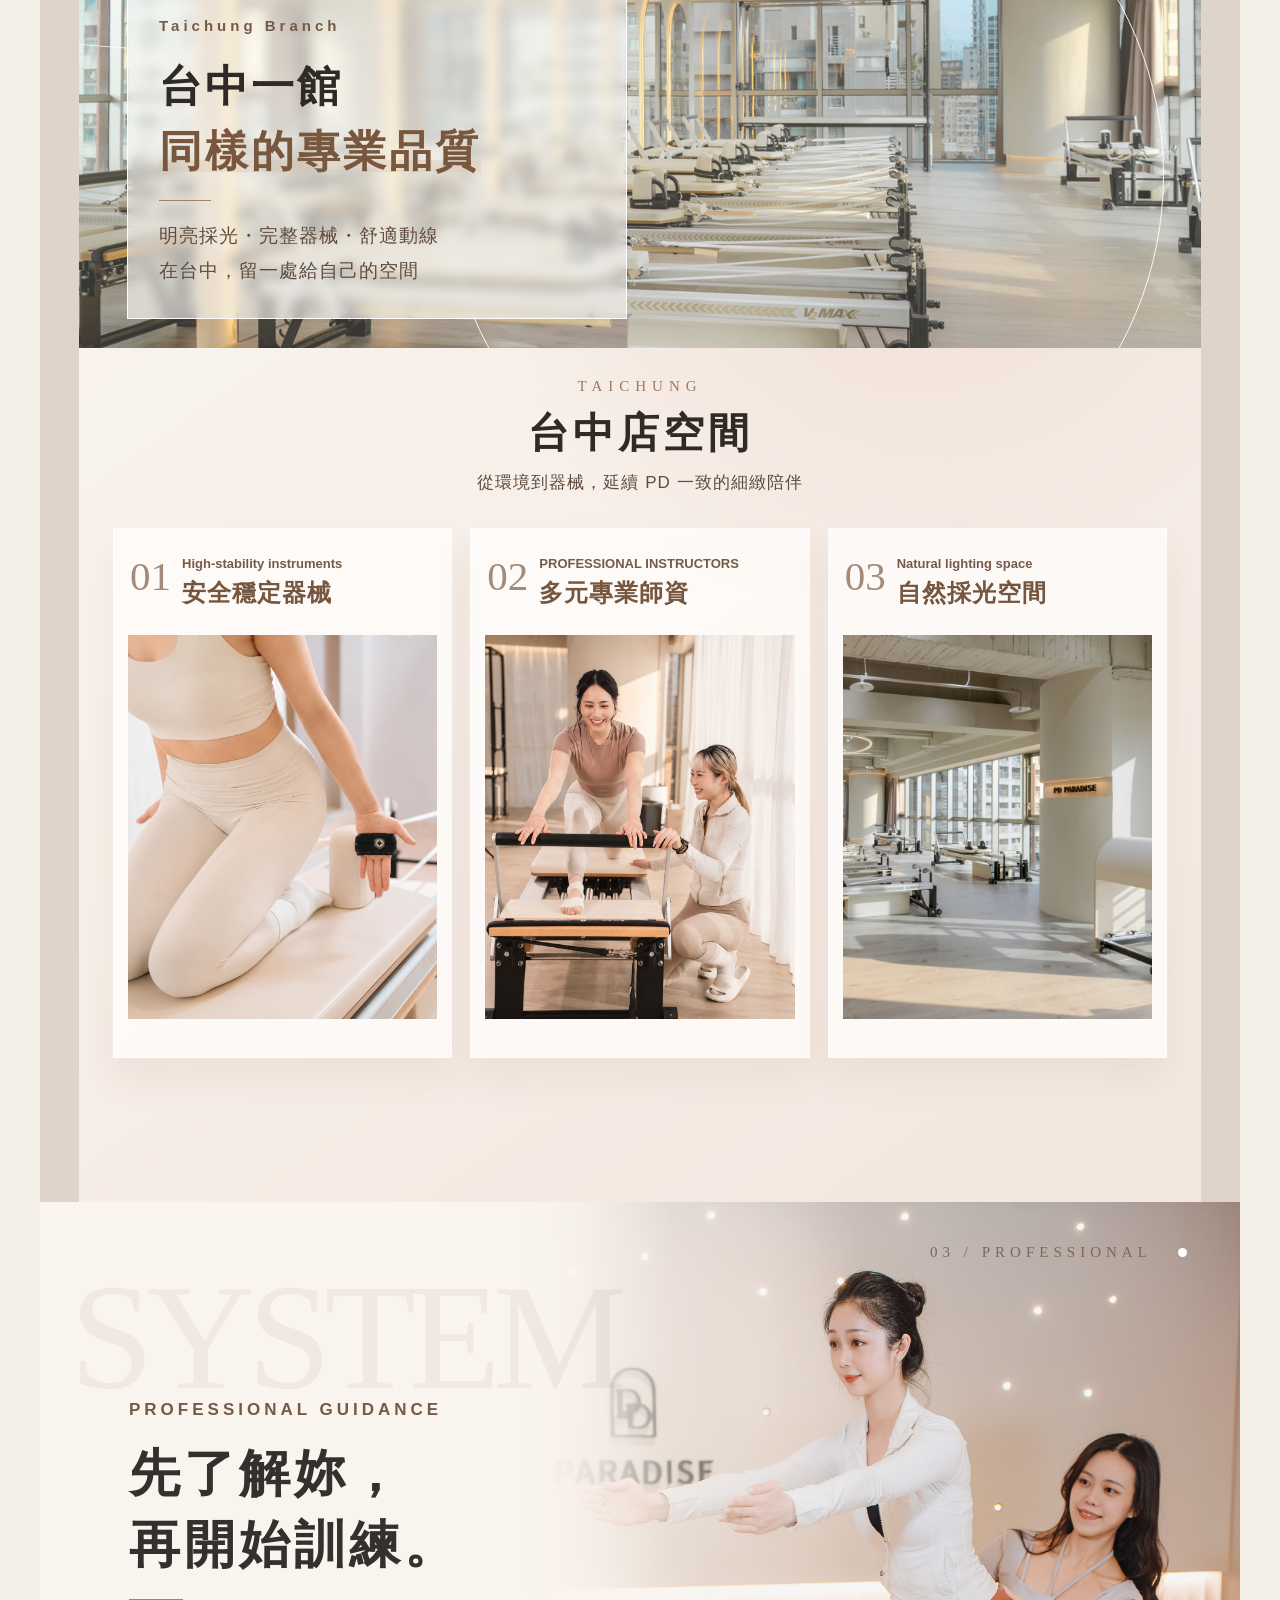
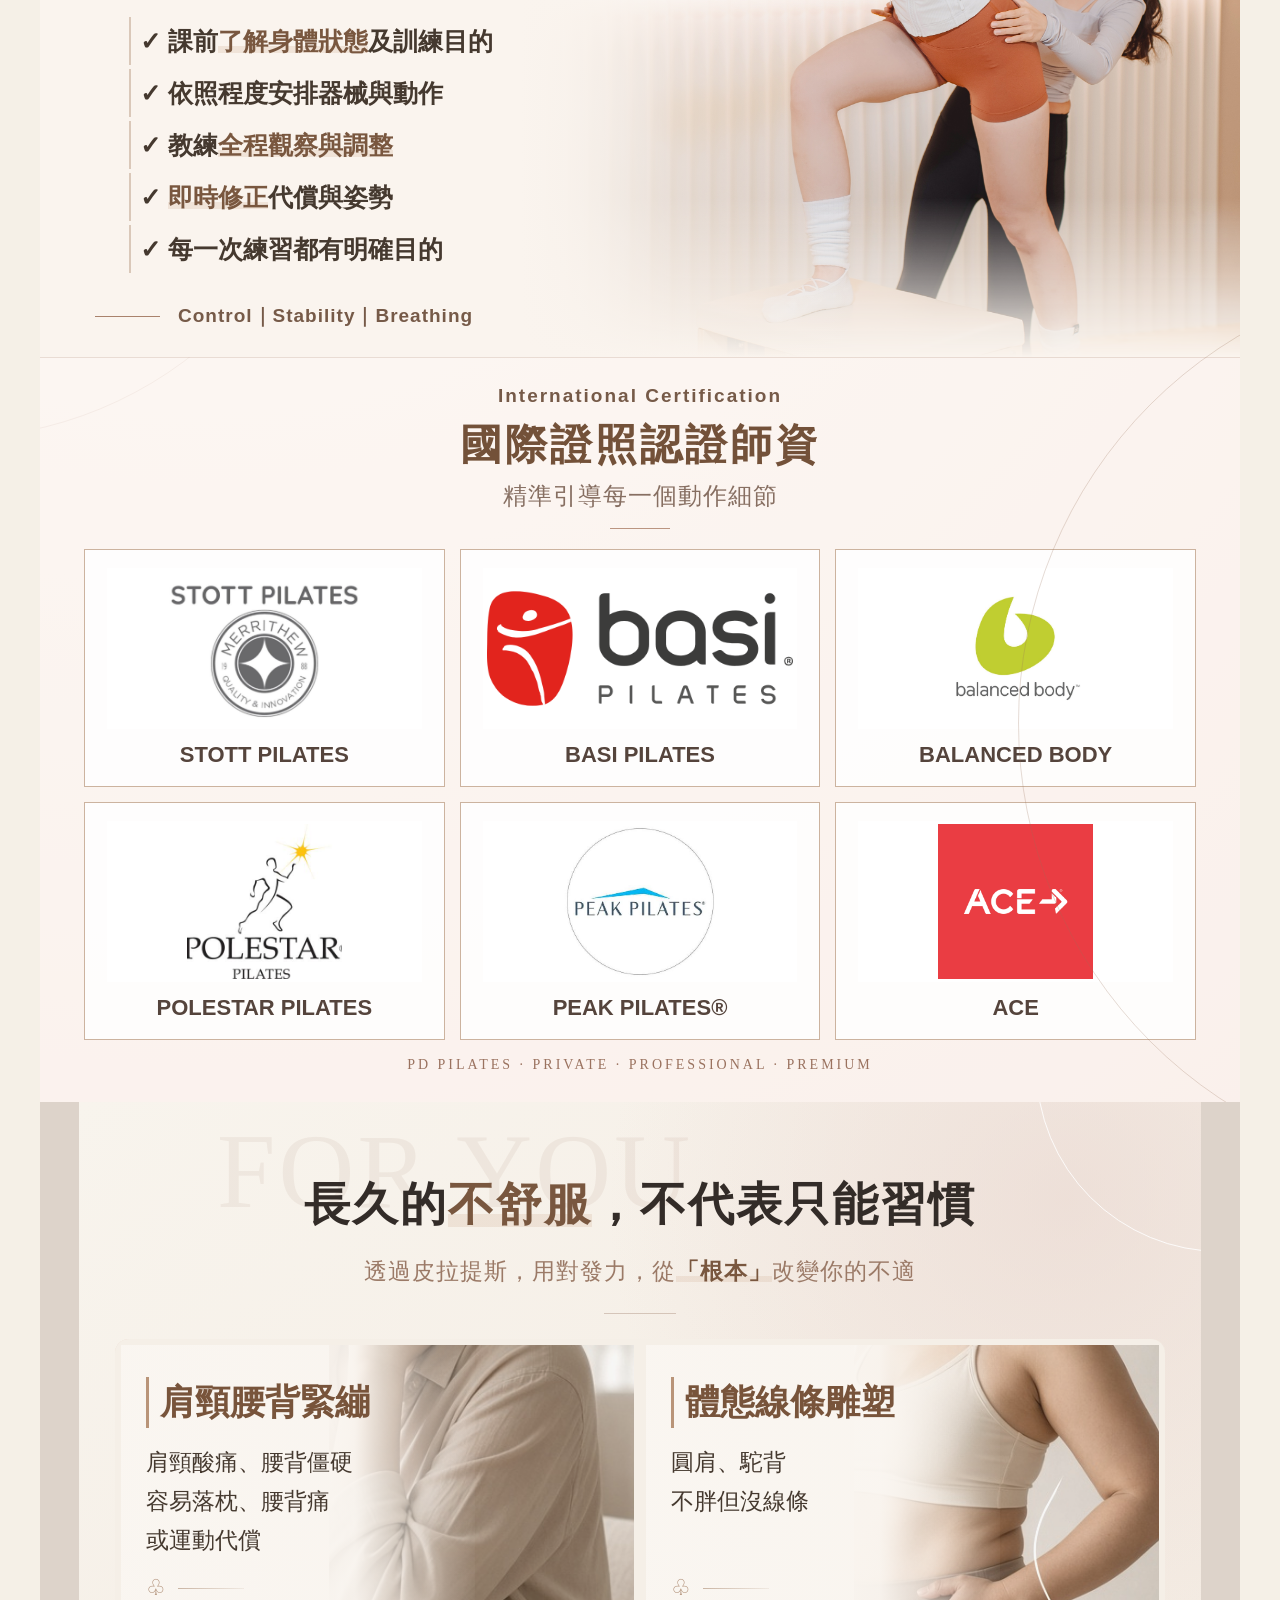
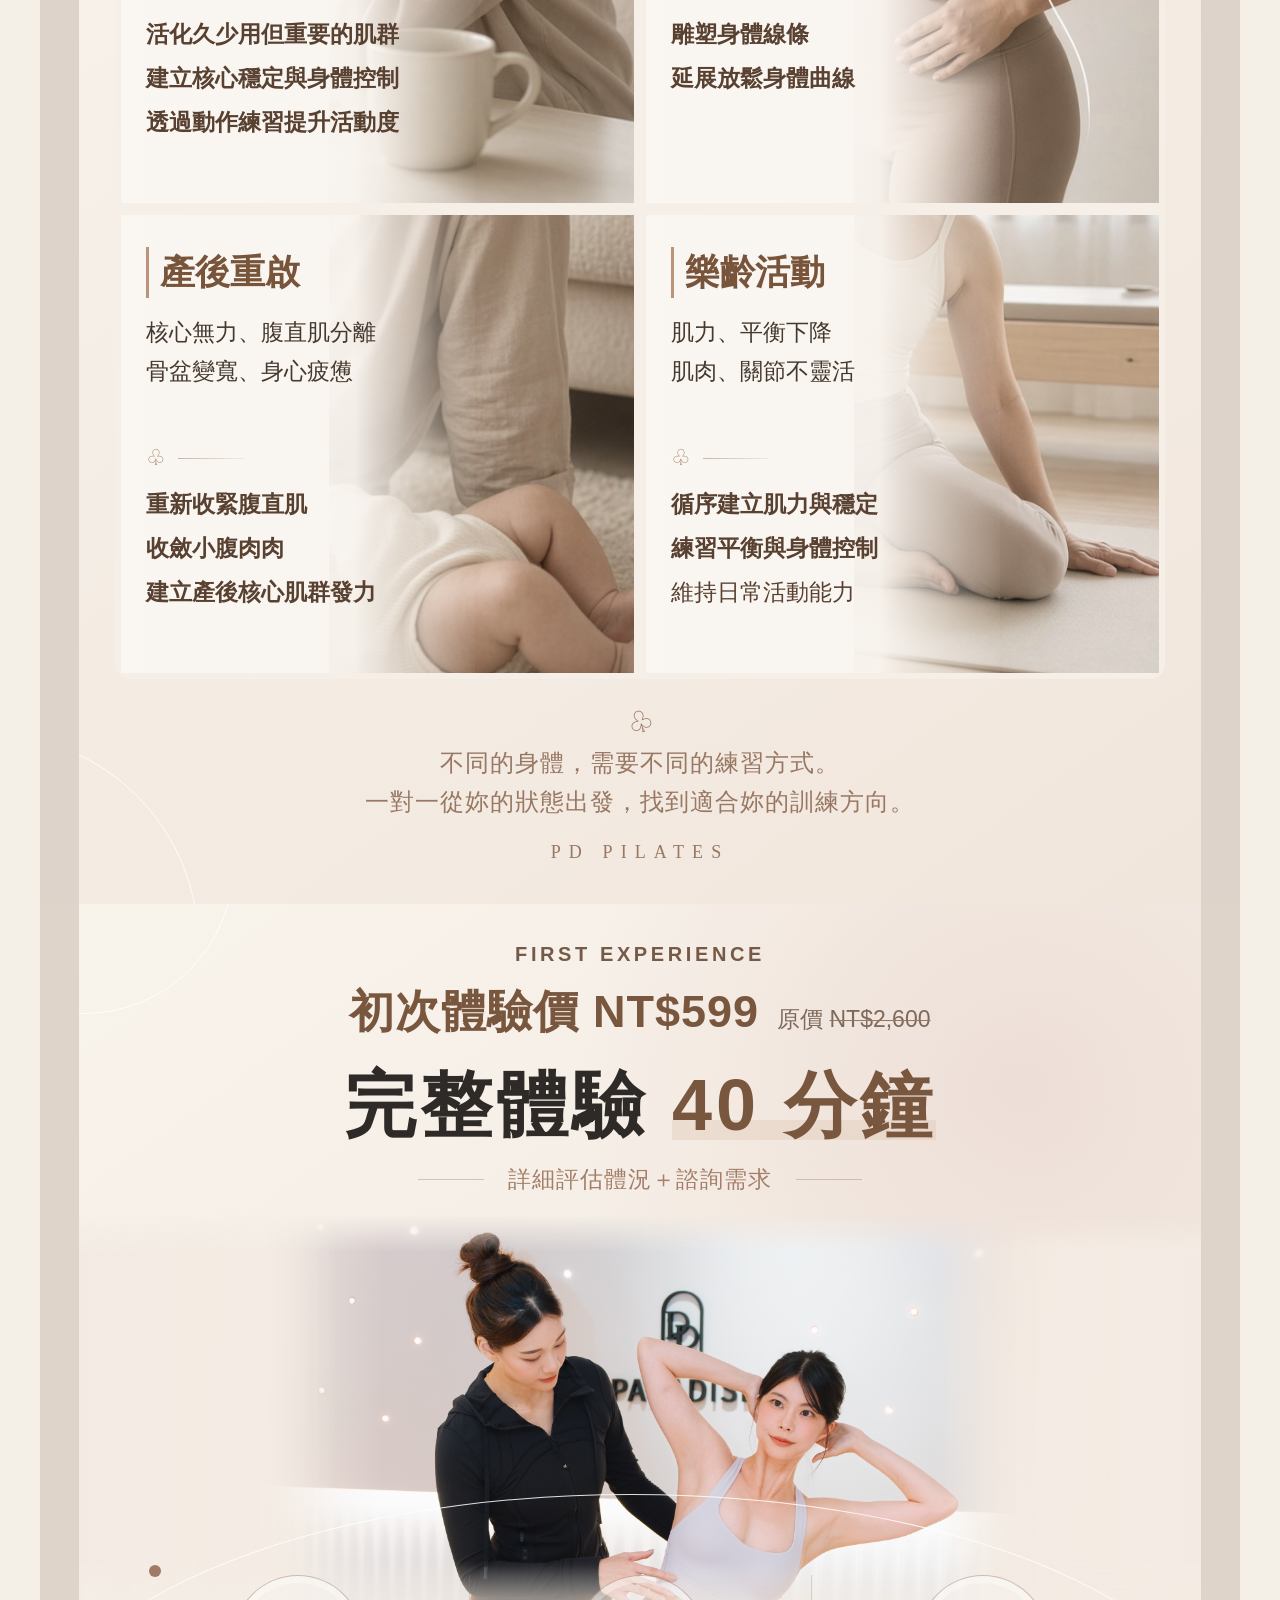
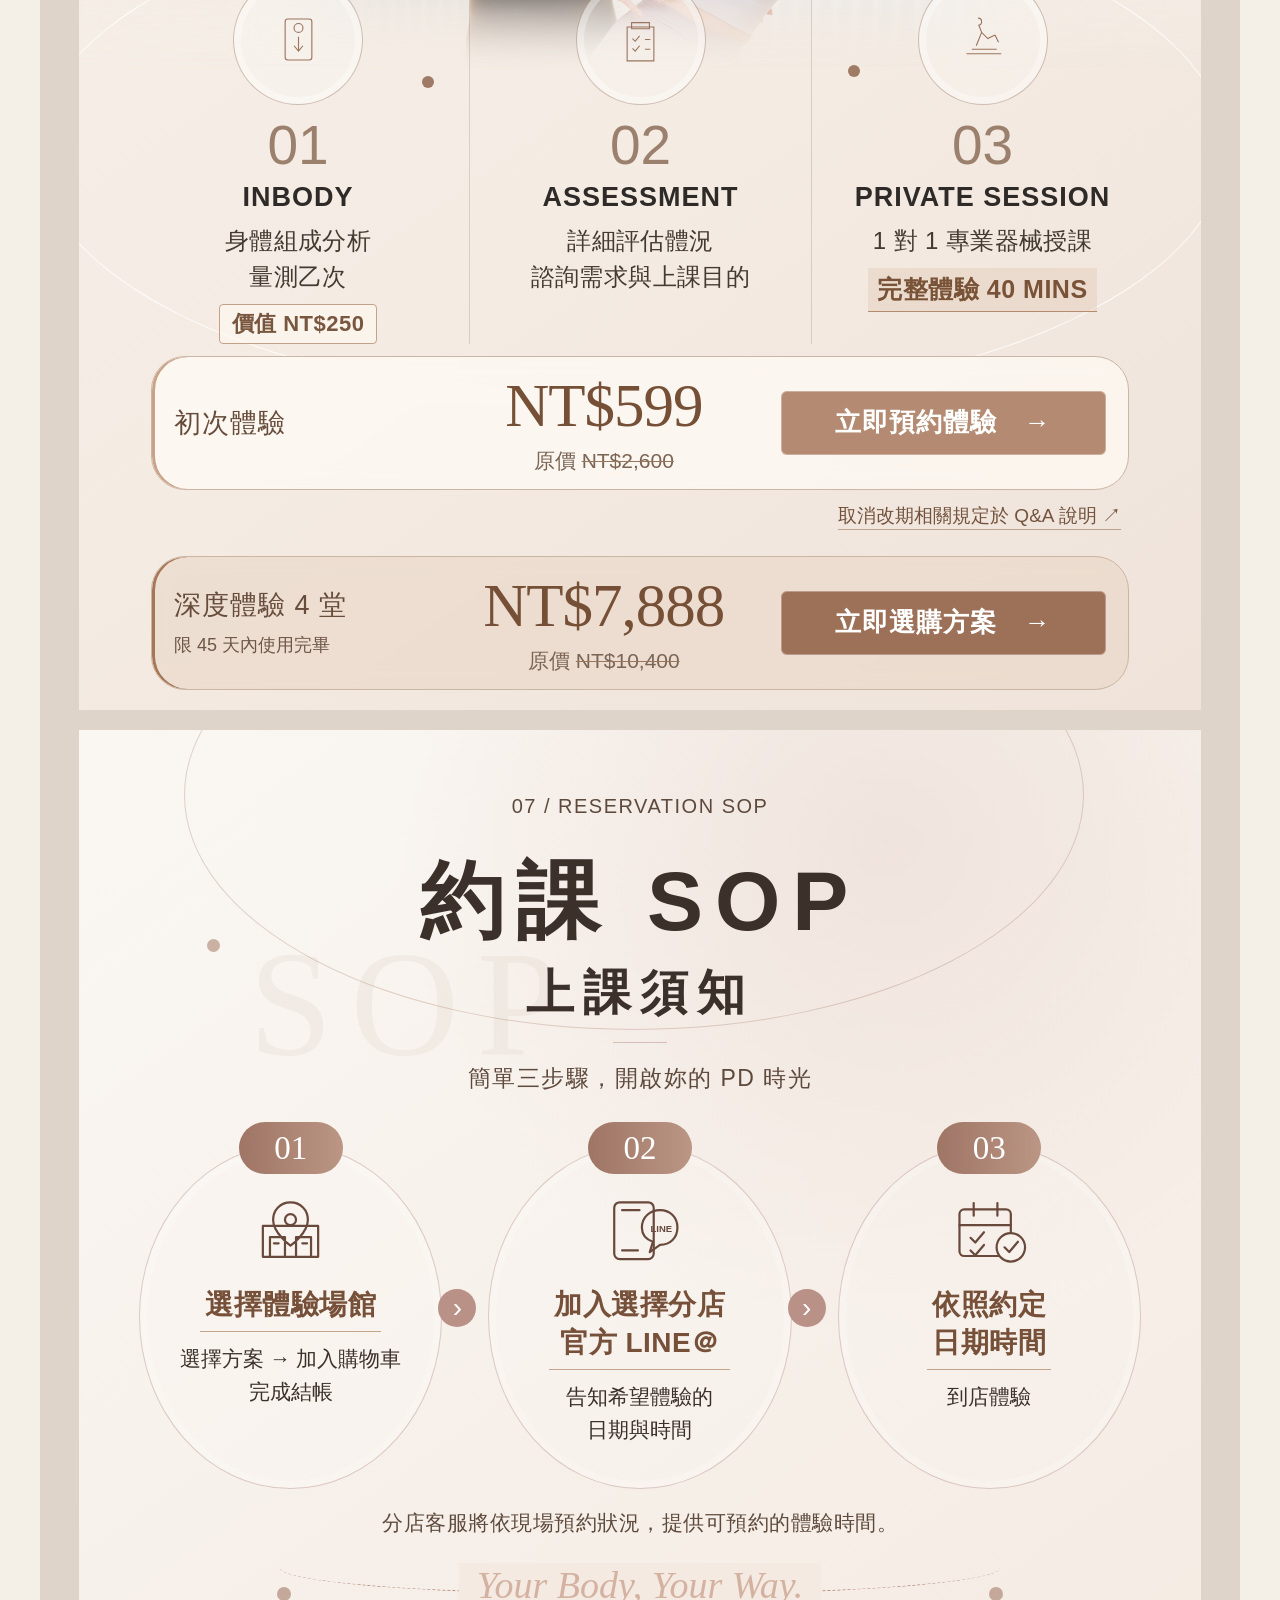
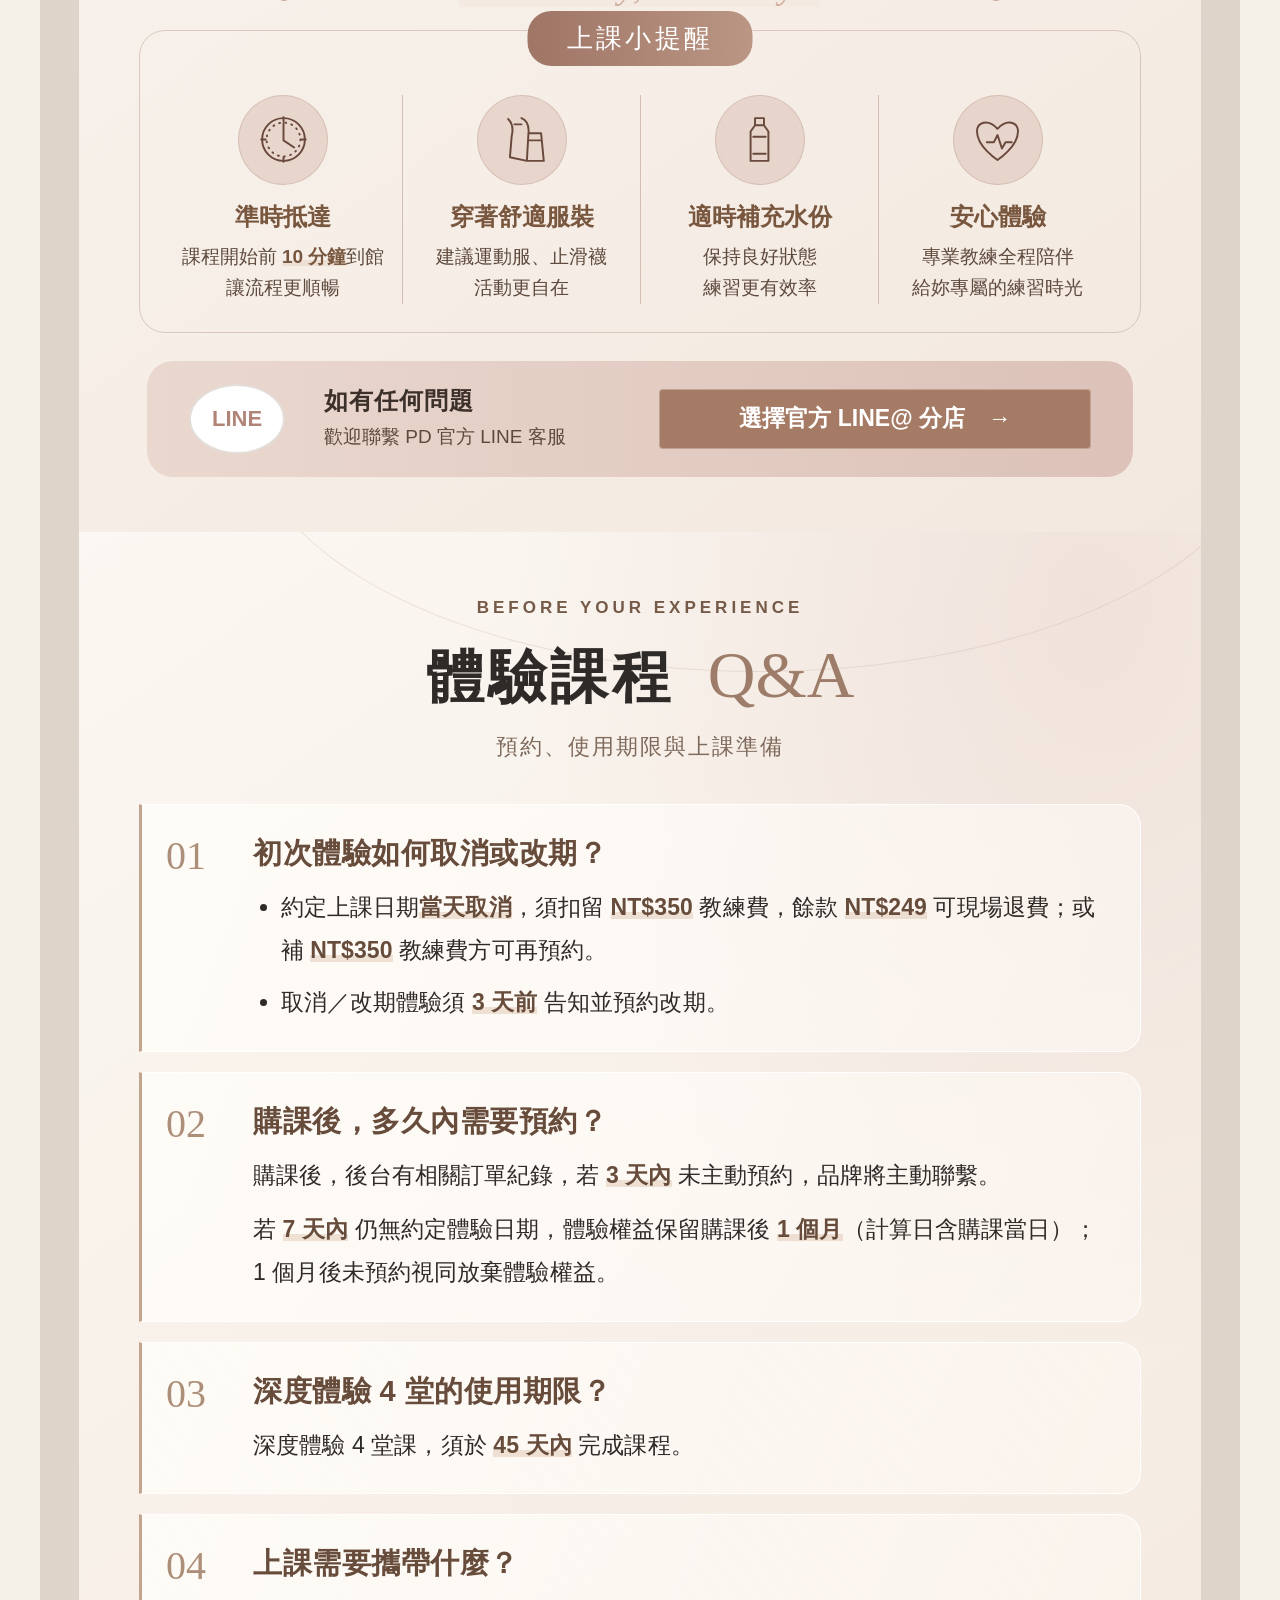
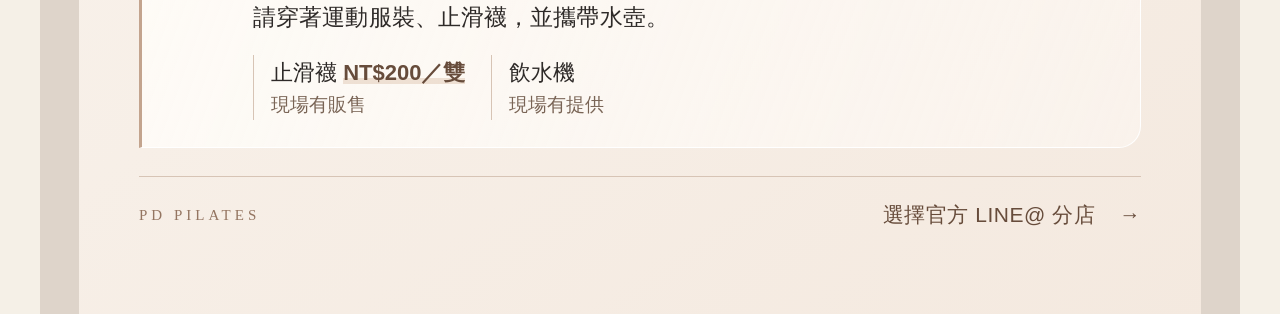
<file: landing.html>
<!doctype html><html lang="zh-Hant"><head><meta charset="utf-8"><meta name="viewport" content="width=device-width,initial-scale=1"><title>PD Pilates｜一頁式網站</title><style>html,body{margin:0;background:#f5f0e7}iframe{display:block;width:100%;max-width:1200px;border:0;margin:auto;height:1500px}</style></head><body>
<iframe title="精品首頁" src="01_精品首頁/index.html?v=20261029-city-editions" scrolling="no"></iframe>
<iframe title="台北三間分館" src="02_台北三間分館/index.html?v=20261029-city-editions" scrolling="no"></iframe>
<iframe title="台中店位置與環境" src="02.1_台中店位置與環境/index.html?v=20261029-city-editions" scrolling="no"></iframe>
<iframe title="師資與認證徽章" src="03.1_師資與認證徽章/index.html?v=20261029-city-editions" scrolling="no"></iframe>
<iframe title="適合族群與痛點" src="04_適合族群與痛點/index.html?v=20261029-city-editions" scrolling="no"></iframe>
<iframe title="初次體驗雙方案" src="05_初次體驗雙方案/index.html?v=20261029-city-editions" scrolling="no"></iframe>
<iframe title="約課 SOP" src="06_約課SOP/index.html?v=20261029-city-editions" scrolling="no"></iframe>
<iframe title="體驗課程 Q&amp;A" src="07_常見問題/index.html?v=20261029-city-editions" scrolling="no"></iframe>
<script>const frames=[...document.querySelectorAll('iframe')];addEventListener('message',e=>{const f=frames.find(f=>f.contentWindow===e.source);if(f&&e.data&&e.data.type==='pd-page-size'&&Number.isFinite(e.data.height)&&e.data.height>100&&e.data.height<15000)f.style.height=Math.ceil(e.data.height)+'px'});</script></body></html>
</file>
<file: shared/preserve-style.css>
/* Original layout stays in each HTML. Only client-requested adjustments are below. */
html,body{max-width:100%;width:auto;height:auto;overflow-x:clip}a{text-decoration:none}a:focus-visible{outline:2px solid #8d6654;outline-offset:5px}.page{margin-inline:auto}body[data-layout] .client-checks{list-style:none;padding:0;margin:0;color:#705b50;font-size:21px;line-height:1.8;letter-spacing:1px}body[data-layout] .client-checks li{margin:3px 0}
/* 01: retain large serif backdrop, orbital lines and frosted editorial panel. */
body[data-layout=home] .photo{left:330px;top:180px;width:900px;height:1350px;inset:auto auto auto 330px;top:180px;object-fit:contain;clip-path:none;mask-image:linear-gradient(90deg,transparent,#000 24%),linear-gradient(180deg,transparent,#000 14%);mask-size:100% 100%;mask-composite:intersect;filter:saturate(.66) sepia(.12) brightness(1.04)}
body[data-layout=home] .panel{top:548px;left:45px;width:606px;height:auto;padding:31px 37px 33px;background:rgba(255,252,248,.77);backdrop-filter:blur(3px)}
body[data-layout=home] .panel h1{position:static;font-size:46px;letter-spacing:4px;line-height:1.43;margin:24px 0 19px;white-space:normal;font-weight:400}body[data-layout=home] .rule{position:static;display:block;margin:21px 0 19px}body[data-layout=home] .description{position:static;white-space:normal;font-size:22px;letter-spacing:1px;line-height:1.8;margin:0}
body[data-layout=home] .home-offer{display:flex;align-items:center;gap:18px;margin:23px 0 11px;color:#96715f;font-size:24px}body[data-layout=home] .home-offer strong{font:48px Georgia,serif;white-space:nowrap}body[data-layout=home] .home-includes{margin:0;font-size:21px;line-height:1.7;letter-spacing:1px}body[data-layout=home] .cta{position:static;width:315px;height:65px;margin-top:24px;background:#b98e7c;font-size:26px}
body[data-layout=home] .panel h1{font-weight:600;font-size:50px}
/* 02: same wide photograph, translucent panel, arcs and three branch frames. */
body[data-layout=locations] .copy p{font-size:19px;line-height:1.85;letter-spacing:1px}body[data-layout=locations] .intro p{font-size:20px;letter-spacing:1px}body[data-layout=locations] .cards{height:582px}body[data-layout=locations] .main{height:381px}body[data-layout=locations] .metro{font-size:19px;line-height:1.6;color:#786254;margin:14px 0 0;letter-spacing:.3px}body[data-layout=locations] .footer .cta{font-size:18px;color:white}body[data-layout=locations] .footer p{font-size:15px}
/* 03 / 03.1: preserve SYSTEM photo treatment and frosted overlapping panel. */
body[data-layout=equipment] .copy{top:169px;padding:29px 35px;width:642px}body[data-layout=equipment] .copy h1{font-size:45px;line-height:1.4;margin:18px 0}body[data-layout=equipment] .copy .rule{margin-bottom:17px}body[data-layout=equipment] .seal{top:697px}body[data-layout=equipment] .hero img{object-position:65% center;filter:saturate(.72) sepia(.1) brightness(1.06)}
body[data-layout=credentials] .hero{height:755px}body[data-layout=credentials] .photo{height:755px;object-position:62% center;filter:saturate(.72) sepia(.1) brightness(1.06)}body[data-layout=credentials] .panel{top:169px;width:642px;padding:29px 35px}body[data-layout=credentials] .panel h1{font-size:45px;line-height:1.4;margin:18px 0}body[data-layout=credentials] .panel .rule{margin-bottom:17px}body[data-layout=credentials] .hero-note{bottom:28px}
body[data-layout=credentials] .certs{height:745px;padding:27px 44px 22px}body[data-layout=credentials] .cert-head{margin-bottom:20px}body[data-layout=credentials] .cert-head h2{font-size:37px;letter-spacing:4px}body[data-layout=credentials] .cert-head p{font-size:21px}body[data-layout=credentials] .cert-grid{grid-template-columns:repeat(3,1fr);gap:15px}body[data-layout=credentials] .cert{height:238px;padding:18px 22px}body[data-layout=credentials] .logo-box{height:161px}body[data-layout=credentials] .cert img{max-height:145px}body[data-layout=credentials] .cert h3{font-size:21px;margin:10px 0 0}body[data-layout=credentials] .closing{margin-top:20px}
/* 04: keep four photo-led quadrants, using their natural portrait ratio. */
body[data-layout=needs] .hero h1{font-size:42px;letter-spacing:3px}body[data-layout=needs] .hero p{font-size:20px;letter-spacing:2px}body[data-layout=needs] .audience-grid{height:968px}body[data-layout=needs] .source{display:none}body[data-layout=needs] .quadrant{overflow:hidden;background:#eee3d8}body[data-layout=needs] .quadrant:before{content:"";position:absolute;right:0;top:0;height:100%;aspect-ratio:2/3;background-image:url('../shared/photos/audience.jpg');background-size:200% 200%;filter:brightness(1.05) contrast(.93) saturate(.8)}body[data-layout=needs] .quadrant:nth-of-type(1):before{background-position:0 0}body[data-layout=needs] .quadrant:nth-of-type(2):before{background-position:100% 0}body[data-layout=needs] .quadrant:nth-of-type(3):before{background-position:0 100%}body[data-layout=needs] .quadrant:nth-of-type(4):before{background-position:100% 100%}
body[data-layout=needs] .copy-panel{width:69%;padding:32px 20px 22px 25px;background:linear-gradient(90deg,rgba(250,246,241,.98),rgba(250,246,241,.94) 66%,rgba(250,246,241,.03))}body[data-layout=needs] .copy-panel:after{top:92px;left:25px}body[data-layout=needs] .copy-panel h2{font-size:31px;line-height:1.5;letter-spacing:1px;margin:0 0 38px;white-space:nowrap}body[data-layout=needs] .pain{font-size:20px;line-height:1.7;letter-spacing:.3px;max-width:280px}body[data-layout=needs] .leaf{margin:20px 0 10px}body[data-layout=needs] .solution{font-size:20px;line-height:1.75;letter-spacing:0;max-width:280px}body[data-layout=needs] .footer p{font-size:21px;line-height:1.8;letter-spacing:1px}
@media(min-width:761px){body[data-layout=needs] .audience-grid{height:940px}body[data-layout=needs] .footer{margin-top:25px}}
/* 05 / 06: original photo, oval orbit, medallions and horizontal price strips. */
body[data-layout=trial] .plan-name,body[data-layout=dual] .plan-name{font-family:inherit;font-size:24px;letter-spacing:2px}body[data-layout=dual] .premium-booking{margin-top:36px}body[data-layout=dual] .premium-booking small{font-size:24px}body[data-layout=dual] .booking strong{font-size:59px}body[data-layout=trial] .cta,body[data-layout=dual] .cta{background:#c59782}body[data-layout=premium] .cta{background:#b77c66}
/* 07: original three circles, line icons, four reminders and soft LINE strip. */
body[data-layout=sop] .circle{padding-top:47px}body[data-layout=sop] .circle img{width:79px!important;height:79px!important;margin-bottom:15px}body[data-layout=sop] .circle h3{font-size:25px;letter-spacing:1px;line-height:1.35}body[data-layout=sop] .circle p{font-size:19px;letter-spacing:.5px;line-height:1.65}body[data-layout=sop] .reservation-note{text-align:center;position:relative;margin:17px 0 0;font-size:19px;line-height:1.6;color:#907262}body[data-layout=sop] .swoop{height:54px;margin-bottom:35px}body[data-layout=sop] .line-button{font-size:21px}
@media(max-width:760px){
 .page{width:100%!important;height:auto!important;min-height:0!important;transform:none!important}.viewport{height:auto!important}body[data-layout] .client-checks{font-size:17px;line-height:1.85;letter-spacing:0}body[data-layout] .client-checks li{margin:7px 0}
 body[data-layout=home] .page{padding-top:1px}body[data-layout=home] .photo{left:0;top:0;width:100%;height:auto;aspect-ratio:2/3;mask-image:linear-gradient(180deg,#000 70%,transparent);mask-composite:add;filter:saturate(.72) sepia(.1) brightness(1.04)}body[data-layout=home] .ghost{font-size:105px;top:23px;left:6px;width:auto;z-index:3}body[data-layout=home] .sweep,body[data-layout=home] .linework{width:100%;height:100%}body[data-layout=home] .panel{position:relative;top:auto;left:auto;margin:440px 18px 32px;width:calc(100% - 36px);padding:26px 24px;background:rgba(255,252,248,.85)}body[data-layout=home] .panel h1{font-size:31px;letter-spacing:1px;line-height:1.45;margin:22px 0 18px}body[data-layout=home] .kicker{font-size:12px;line-height:19px}body[data-layout=home] .description{font-size:17px;line-height:1.85;letter-spacing:0}body[data-layout=home] .home-offer{font-size:19px;flex-wrap:wrap;gap:10px;margin-top:19px}body[data-layout=home] .home-offer strong{font-size:37px}body[data-layout=home] .home-includes{font-size:17px;letter-spacing:0}body[data-layout=home] .cta{width:100%;height:58px;font-size:21px;letter-spacing:1px;gap:12px}
 body[data-layout=locations] .hero{width:100%;height:540px}body[data-layout=locations] .ghost{font-size:99px;top:80px;left:12px}body[data-layout=locations] .copy{left:6%;width:88%;top:172px;padding:24px}body[data-layout=locations] .copy h1{font-size:33px;line-height:1.5;letter-spacing:1px;margin:18px 0}body[data-layout=locations] .copy p{font-size:17px;letter-spacing:0}body[data-layout=locations] .vertical{display:none}body[data-layout=locations] .intro{position:relative;top:auto;margin-top:540px;height:auto;padding:33px 20px 28px}body[data-layout=locations] .intro h2{font-size:30px}body[data-layout=locations] .intro p{font-size:17px;line-height:1.8}body[data-layout=locations] .cards{position:relative;left:auto;right:auto;top:auto;height:auto;margin:0 20px;display:grid;grid-template-columns:1fr;gap:22px}body[data-layout=locations] .main{height:360px}body[data-layout=locations] .card{padding:22px 17px}body[data-layout=locations] .metro{font-size:18px;margin-top:14px}body[data-layout=locations] .footer{position:relative;height:auto;margin-top:35px;padding:28px 22px;display:block}body[data-layout=locations] .footer .cta{display:block;margin:22px 0 0;text-align:center}body[data-layout=locations] .curve{display:none}
 body[data-layout=taichung] .panel{padding:26px 23px;top:190px}body[data-layout=taichung] .panel h1{font-size:29px;letter-spacing:2px}body[data-layout=taichung] .panel p{font-size:17px;letter-spacing:0}body[data-layout=taichung] .intro p{font-size:17px;line-height:1.8;padding:0 22px}body[data-layout=taichung] .footer{display:block;height:auto;padding:25px}body[data-layout=taichung] .footer p{font-size:16px;line-height:1.8}body[data-layout=taichung] .button{margin-top:20px}
 body[data-layout=credentials] .hero,body[data-layout=equipment] .hero{height:440px;width:100%}body[data-layout=credentials] .hero{height:auto;padding-top:282px}body[data-layout=credentials] .photo{width:100%;height:420px}body[data-layout=credentials] .ghost,body[data-layout=equipment] .ghost{font-size:86px;top:45px;left:18px}body[data-layout=credentials] .panel,body[data-layout=equipment] .copy{position:relative;top:auto;left:auto;margin:0 6%;width:88%;padding:25px 23px}body[data-layout=credentials] .panel h1,body[data-layout=equipment] .copy h1{font-size:33px;line-height:1.45;letter-spacing:2px}body[data-layout=credentials] .eyebrow,body[data-layout=equipment] .kicker{font-size:12px;letter-spacing:2px}body[data-layout=credentials] .hero-note{position:relative;bottom:auto;left:auto;margin:25px 6%;font-size:10px;letter-spacing:2px}body[data-layout=credentials] .hero-note:before{width:30px;margin-right:9px}body[data-layout=credentials] .certs{height:auto;padding:28px 20px}body[data-layout=credentials] .cert-head h2{font-size:28px;letter-spacing:1px}body[data-layout=credentials] .cert-head p{font-size:18px;line-height:1.7;letter-spacing:1px}body[data-layout=credentials] .cert-head .small{font-size:11px;letter-spacing:2px}body[data-layout=credentials] .cert-grid{grid-template-columns:repeat(2,minmax(0,1fr));gap:12px}body[data-layout=credentials] .cert{height:195px;padding:15px 11px}body[data-layout=credentials] .logo-box{height:125px}body[data-layout=credentials] .cert img{max-height:110px}body[data-layout=credentials] .cert h3{font-size:15px;line-height:1.4;letter-spacing:0}body[data-layout=credentials] .closing{line-height:1.8;font-size:10px;letter-spacing:2px}
 body[data-layout=equipment] .page{padding-top:280px;padding-bottom:35px}body[data-layout=equipment] .hero{top:0;border-bottom-left-radius:100px}body[data-layout=equipment] .index{font-size:11px;top:23px;right:20px}body[data-layout=equipment] .seal{position:relative;left:auto;top:auto;font-size:10px;margin:25px 6%;letter-spacing:2px}body[data-layout=equipment] .equipment{position:relative;left:auto;right:auto;top:auto;height:auto;margin:32px 6% 0}body[data-layout=equipment] .tiles{height:auto;grid-template-columns:1fr;gap:20px}body[data-layout=equipment] .tile{min-height:430px}body[data-layout=equipment] .label .zh-title{font-size:28px}body[data-layout=equipment] .label .desc{font-size:19px}body[data-layout=equipment] .label .tag{font-size:11px}body[data-layout=equipment] .section-label span{font-size:12px;letter-spacing:2px}body[data-layout=equipment] .section-label span:after{display:none}body[data-layout=equipment] .equipment-note{position:relative;bottom:auto;text-align:right;margin-top:25px;font-size:10px;letter-spacing:1px}
 body[data-layout=needs] .hero h1{font-size:29px;line-height:1.65;letter-spacing:1px;text-wrap:balance}body[data-layout=needs] .hero p{font-size:16px;line-height:1.8;letter-spacing:1px}body[data-layout=needs] .audience-grid{height:auto}body[data-layout=needs] .quadrant{height:610px;background:#eee3d8}body[data-layout=needs] .quadrant:before{left:auto;right:0;top:0;bottom:auto;inset:auto 0 auto auto;height:100%;width:auto;aspect-ratio:2/3}body[data-layout=needs] .copy-panel{width:83%;padding:26px 18px;background:linear-gradient(90deg,rgba(250,246,241,.97),rgba(250,246,241,.92) 68%,rgba(250,246,241,.08))}body[data-layout=needs] .copy-panel h2{font-size:25px;letter-spacing:0;margin:0 0 39px}body[data-layout=needs] .copy-panel:after{left:18px;top:77px}body[data-layout=needs] .pain,body[data-layout=needs] .solution{font-size:18px;line-height:1.9;letter-spacing:0}body[data-layout=needs] .footer p{font-size:18px;line-height:1.85;letter-spacing:0}
 body[data-layout=trial] .experience,body[data-layout=dual] .experience,body[data-layout=premium] .experience{height:auto;min-height:0;padding:30px 20px 36px}body[data-layout=trial] .eyebrow,body[data-layout=dual] .eyebrow,body[data-layout=premium] .eyebrow{font-size:13px;letter-spacing:2px}body[data-layout=trial] .hero h1,body[data-layout=dual] .hero h1,body[data-layout=premium] .hero h1{font-size:34px;line-height:1.5;letter-spacing:1px}body[data-layout=trial] .intro,body[data-layout=dual] .intro,body[data-layout=premium] .intro{font-size:29px;letter-spacing:1px}body[data-layout=trial] .subtitle,body[data-layout=dual] .subtitle,body[data-layout=premium] .subtitle{font-size:17px;line-height:1.8;letter-spacing:0;gap:10px}body[data-layout=trial] .subtitle i,body[data-layout=dual] .subtitle i,body[data-layout=premium] .subtitle i{width:18px;flex-shrink:0}body[data-layout=trial] .photo,body[data-layout=dual] .photo,body[data-layout=premium] .photo{position:relative;top:auto;left:auto;width:calc(100% + 40px);margin:22px -20px 0;height:300px}body[data-layout=premium] .items{grid-template-columns:1fr;margin-top:-45px;gap:25px}body[data-layout=premium] .item{padding:15px 20px 27px;background:rgba(245,240,231,.9)}body[data-layout=premium] .item+.item{border-left:0;border-top:1px solid var(--line);padding-top:25px}body[data-layout=premium] .booking{grid-template-columns:1fr;margin:0;padding:24px;text-align:center;gap:16px}body[data-layout=premium] .booking strong{font-size:47px}body[data-layout=premium] .promises{grid-template-columns:1fr 1fr;margin:28px 0;gap:24px 12px}body[data-layout=premium] .promises article{display:block;text-align:center}body[data-layout=premium] .promises svg{margin-bottom:7px}body[data-layout=premium] .note{font-size:15px;line-height:1.8}body[data-layout=premium] .orbit.middle{display:none}body[data-layout=dual] .premium-booking{margin-top:28px}body[data-layout=trial] .item h2,body[data-layout=dual] .item h2{font-size:23px;letter-spacing:1px}body[data-layout=trial] .copy,body[data-layout=dual] .copy{font-size:20px;letter-spacing:0}
 body[data-layout=sop] .wrap{padding:52px 18px 34px}body[data-layout=sop] .hero p{font-size:17px;letter-spacing:1px;line-height:1.8}body[data-layout=sop] .eyebrow{font-size:13px!important;letter-spacing:2px!important}body[data-layout=sop] .hero h1{font-size:48px;letter-spacing:5px}body[data-layout=sop] .hero h2{font-size:30px;letter-spacing:5px}body[data-layout=sop] .circle{padding-top:47px}body[data-layout=sop] .circle h3{font-size:25px}body[data-layout=sop] .circle p{font-size:18px}body[data-layout=sop] .reservation-note{font-size:17px;line-height:1.8;margin:25px 6% 0}body[data-layout=sop] .swoop{height:58px;margin-bottom:45px;width:88%}body[data-layout=sop] .swoop em{font-size:22px;padding:0 8px}body[data-layout=sop] .tip h3{font-size:23px}body[data-layout=sop] .tip p{font-size:18px;letter-spacing:0}body[data-layout=sop] .line-button{font-size:20px;letter-spacing:0}body[data-layout=sop] .line-copy p{font-size:17px;letter-spacing:0;line-height:1.8}
 body[data-layout=home] .panel h1{font-size:31px}body[data-layout=home] .ghost{z-index:4}
 body[data-layout=needs] .copy-panel{width:70%;background:linear-gradient(90deg,rgba(250,246,241,.97),rgba(250,246,241,.91) 66%,rgba(250,246,241,0))}body[data-layout=needs] .quadrant:before{right:-92px}body[data-layout=needs] .pain,body[data-layout=needs] .solution{font-size:17px;line-height:1.9}
}
</file>
<file: 01_精品首頁/home-refinement.css>
/* Page 01 only: editorial detailing over the approved composition. */
body[data-layout=home] .brand-signature{position:absolute;z-index:4;left:47px;top:42px;display:flex;align-items:center;gap:20px;color:#826653;pointer-events:none}
body[data-layout=home] .brand-initials{font:38px/1 Georgia,"Times New Roman",serif;letter-spacing:1px}
body[data-layout=home] .brand-divider{width:1px;height:25px;background:#bda593}
body[data-layout=home] .brand-name{font:13px/1 Arial,sans-serif;letter-spacing:6px}
body[data-layout=home] .brand-hairline{height:1px;width:76px;margin-left:6px;background:linear-gradient(90deg,#bda593,transparent)}
body[data-layout=home] .panel{padding:37px 39px 38px;border:1px solid rgba(255,255,255,.85);background:linear-gradient(125deg,rgba(255,253,249,.94),rgba(255,252,248,.74));box-shadow:0 20px 48px rgba(99,75,53,.065);backdrop-filter:blur(3px)}
body[data-layout=home] .panel::before,body[data-layout=home] .panel::after{content:"";position:absolute;pointer-events:none;width:51px;height:51px;border-color:#c8af9c;border-style:solid;opacity:.75}
body[data-layout=home] .panel::before{left:12px;top:12px;border-width:1px 0 0 1px}
body[data-layout=home] .panel::after{right:12px;bottom:12px;border-width:0 1px 1px 0}
body[data-layout=home] .kicker{display:flex;align-items:center;gap:13px;font:12px/22px Arial,sans-serif;letter-spacing:3.2px;color:#876c59;white-space:nowrap}
body[data-layout=home] .kicker-mark{width:7px;height:7px;display:block;transform:rotate(45deg);border:1px solid #b39780;flex:none}
body[data-layout=home] .panel h1{font-size:51px;line-height:1.48;letter-spacing:3px;margin:29px 0 20px;font-weight:600}
body[data-layout=home] .headline-secondary{color:#8a6b58}
body[data-layout=home] .headline-times{font-size:35px;display:inline-block;vertical-align:4px;font-weight:400}
body[data-layout=home] .rule{height:1px;width:82px;background:#b7977d;margin:22px 0 23px;position:relative;left:auto;top:auto}
body[data-layout=home] .rule::after{content:"";position:absolute;right:-5px;top:-2px;width:5px;height:5px;border:1px solid #b7977d;transform:rotate(45deg);background:#fcf9f3}
body[data-layout=home] .description{font-size:22px;line-height:1.85;color:#544b42;letter-spacing:1px}
body[data-layout=home] .experience-detail{margin-top:26px;padding:15px 0 20px;border-top:1px solid rgba(165,133,109,.29);border-bottom:1px solid rgba(165,133,109,.29)}
body[data-layout=home] .home-offer{justify-content:space-between;gap:10px;align-items:center;margin:0 0 9px;font-size:24px;color:#82624e}
body[data-layout=home] .offer-label{letter-spacing:1px}
body[data-layout=home] .home-offer strong{font:65px/1.1 Georgia,"Times New Roman",serif;letter-spacing:-2px;color:#8b6852;font-weight:400}
body[data-layout=home] .currency{font-size:31px;letter-spacing:0;margin-right:5px}
body[data-layout=home] .home-includes{font-size:20px;line-height:1.65;color:#65564a;letter-spacing:1px}
body[data-layout=home] .cta{width:100%;height:68px;margin-top:25px;justify-content:space-between;padding:0 23px 0 29px;background:linear-gradient(105deg,#b9937e,#a97e68);font-size:25px;letter-spacing:3px;border:1px solid rgba(255,255,255,.42);box-shadow:inset 0 0 0 5px rgba(255,255,255,.065);transition:background .18s ease,box-shadow .18s ease}
body[data-layout=home] .cta span{font:31px/1 Georgia,serif;display:flex;align-items:center;justify-content:center;width:57px;height:31px;border-left:1px solid rgba(255,255,255,.44);padding-left:20px}
body[data-layout=home] .cta:hover{background:#a17862;box-shadow:inset 0 0 0 5px rgba(255,255,255,.12)}
body[data-layout=home] .cta:focus-visible{outline-color:#76513d;outline-offset:5px}
@media(min-width:761px) and (max-width:1199px){body[data-layout=home] .page{zoom:calc(100vw / 1200px)}}
@media(max-width:760px){
body[data-layout=home] .brand-signature{left:22px;top:22px;gap:12px}
body[data-layout=home] .brand-initials{font-size:28px}
body[data-layout=home] .brand-divider{height:20px}
body[data-layout=home] .brand-name{font-size:10px;letter-spacing:4px}
body[data-layout=home] .brand-hairline{width:38px;margin-left:0}
body[data-layout=home] .ghost{top:61px;opacity:.7}
body[data-layout=home] .panel{padding:29px 25px 29px;margin-top:440px;background:linear-gradient(125deg,rgba(255,253,249,.95),rgba(255,252,248,.87));box-shadow:0 12px 35px rgba(99,75,53,.055)}
body[data-layout=home] .panel::before,body[data-layout=home] .panel::after{width:33px;height:33px}
body[data-layout=home] .panel::before{left:9px;top:9px}
body[data-layout=home] .panel::after{right:9px;bottom:9px}
body[data-layout=home] .kicker{font-size:10px;letter-spacing:1.7px;gap:9px;line-height:18px}
body[data-layout=home] .kicker-mark{width:5px;height:5px}
body[data-layout=home] .panel h1{font-size:31px;letter-spacing:1px;line-height:1.5;margin:22px 0 19px}
body[data-layout=home] .headline-times{font-size:23px;vertical-align:2px}
body[data-layout=home] .rule{width:62px;margin:17px 0 19px}
body[data-layout=home] .description{font-size:17px;letter-spacing:0;line-height:1.85}
body[data-layout=home] .experience-detail{margin-top:20px;padding:17px 0}
body[data-layout=home] .home-offer{font-size:18px;gap:5px 10px;flex-wrap:wrap;margin:0 0 10px}
body[data-layout=home] .offer-label{letter-spacing:0}
body[data-layout=home] .home-offer strong{font-size:41px;letter-spacing:-1px}
body[data-layout=home] .currency{font-size:21px;margin-right:3px}
body[data-layout=home] .home-includes{font-size:17px;line-height:1.7;letter-spacing:0}
body[data-layout=home] .cta{height:59px;margin-top:21px;font-size:21px;letter-spacing:1px;padding:0 17px 0 20px}
body[data-layout=home] .cta span{font-size:27px;width:43px;height:26px;padding-left:15px}
}
@media(prefers-reduced-motion:reduce){body[data-layout=home] .cta{transition:none}}
</file>
<file: shared/type-emphasis.css>
/* Seven approved pages: larger editable type and restrained editorial emphasis. */
:root{--pd-key:#79573f;--pd-key-line:#c2a28a;--pd-key-wash:rgba(219,192,170,.32)}
body[data-layout] .key-phrase{font-weight:600;color:var(--pd-key);background:linear-gradient(transparent 69%,var(--pd-key-wash) 69%,var(--pd-key-wash) 94%,transparent 94%);box-decoration-break:clone;-webkit-box-decoration-break:clone}
body[data-layout] .cta,body[data-layout] .button,body[data-layout] .line-button{box-shadow:inset 0 0 0 1px rgba(255,255,255,.30)}
/* 1 — keep the portrait and panel position, enlarge the reading hierarchy. */
body[data-layout=home] .brand-initials{font-size:42px}
body[data-layout=home] .brand-name{font-size:15px}
body[data-layout=home] .kicker{font-size:14px;letter-spacing:3px}
body[data-layout=home] .panel h1{font-size:56px;letter-spacing:3px;line-height:1.43;margin:25px 0 18px}
body[data-layout=home] .headline-times{font-size:39px}
body[data-layout=home] .headline-secondary{background:linear-gradient(transparent 77%,rgba(219,192,170,.36) 77%,rgba(219,192,170,.36) 94%,transparent 94%)}
body[data-layout=home] .description{font-size:25px;line-height:1.75;letter-spacing:.5px}
body[data-layout=home] .experience-detail{background:linear-gradient(100deg,rgba(239,222,207,.35),rgba(255,255,255,.2));padding:18px 12px 18px;border-color:#c4a68f}
body[data-layout=home] .home-offer{font-size:26px}
body[data-layout=home] .home-offer strong{font-size:74px;color:#755039}
body[data-layout=home] .currency{font-size:35px}
body[data-layout=home] .home-includes{font-size:23px;line-height:1.7;letter-spacing:.5px}
body[data-layout=home] .cta{height:73px;font-size:28px;margin-top:23px}
/* 2 — branch names and transport information are the useful focal points. */
body[data-layout=locations] .copy{top:174px;width:540px}
body[data-layout=locations] .copy .kicker{font-size:14px}
body[data-layout=locations] .copy h1{font-size:51px;line-height:1.4;letter-spacing:3px;font-weight:500}
body[data-layout=locations] .copy p{font-size:22px;line-height:1.7;letter-spacing:.5px}
body[data-layout=locations] .vertical{font-size:12px}
body[data-layout=locations] .intro{padding-top:29px}
body[data-layout=locations] .intro .en{font-size:15px}
body[data-layout=locations] .intro h2{font-size:44px;letter-spacing:4px}
body[data-layout=locations] .intro p{font-size:23px;letter-spacing:.5px;line-height:1.45;display:inline-block;padding:6px 18px;margin:11px auto 0;border-block:1px solid rgba(164,128,98,.25);background:rgba(255,250,243,.56)}
body[data-layout=locations] .head{height:83px;gap:14px}
body[data-layout=locations] .num{font-size:52px}
body[data-layout=locations] .name em{font-size:13px;letter-spacing:3px}
body[data-layout=locations] .name strong{font-size:28px;letter-spacing:2px;color:#76563e;font-weight:600}
body[data-layout=locations] .main{height:364px}
body[data-layout=locations] .metro{font-size:22px;line-height:1.55;letter-spacing:0;margin-top:17px;border-left:2px solid #b18b6e;padding-left:10px}
body[data-layout=locations] .footer strong{font-size:23px}
body[data-layout=locations] .footer p{font-size:17px;line-height:1.65}
body[data-layout=locations] .footer .cta{font-size:21px;background:rgba(126,88,62,.16)}
/* 2.1 — match the branch typography while retaining all photo frames. */
body[data-layout=taichung] .panel{top:185px}
body[data-layout=taichung] .eyebrow{font-size:15px;letter-spacing:4px}
body[data-layout=taichung] .panel h1{font-size:43px;line-height:1.5;letter-spacing:3px}
body[data-layout=taichung] .panel p{font-size:19px;line-height:1.85;letter-spacing:1px}
body[data-layout=taichung] .intro{padding-top:30px}
body[data-layout=taichung] .intro .en{font-size:15px}
body[data-layout=taichung] .intro h2{font-size:41px;letter-spacing:4px}
body[data-layout=taichung] .intro p{font-size:17px;letter-spacing:1px;line-height:1.6}
body[data-layout=taichung] .card-head{height:75px;gap:11px}
body[data-layout=taichung] .num{font-size:41px}
body[data-layout=taichung] .label small{font-size:12px;letter-spacing:2px}
body[data-layout=taichung] .label h3{font-size:24px;letter-spacing:1px;color:#76563e;font-weight:600}
body[data-layout=taichung] .card img{height:392px}
body[data-layout=taichung] .footer h4{font-size:23px}
body[data-layout=taichung] .footer p{font-size:15px;line-height:1.6;letter-spacing:.5px}
body[data-layout=taichung] .button{font-size:18px;width:270px;background:rgba(126,88,62,.14)}
/* 3.1 — stronger process labels, not new certificate claims. */
body[data-layout=credentials] .tag{font-size:15px;letter-spacing:5px}
body[data-layout=credentials] .eyebrow{font-size:17px;letter-spacing:4px}
body[data-layout=credentials] .panel h1{font-size:51px;line-height:1.4;letter-spacing:4px}
body[data-layout=credentials] .client-checks{font-size:24px;line-height:1.6;letter-spacing:.5px}
body[data-layout=credentials] .client-checks li{padding:4px 0 4px 9px;margin:4px 0;border-left:2px solid rgba(170,134,104,.40)}
body[data-layout=credentials] .hero-note{font-size:16px;letter-spacing:3px}
body[data-layout=credentials] .cert-head .small{font-size:15px;letter-spacing:4px}
body[data-layout=credentials] .cert-head h2{font-size:42px;letter-spacing:3px;font-weight:600;color:#735139}
body[data-layout=credentials] .cert-head p{font-size:24px;letter-spacing:1px}
body[data-layout=credentials] .cert{border-color:#ccb39f;background:rgba(255,255,255,.86)}
body[data-layout=credentials] .cert img{max-height:155px;max-width:97%}
body[data-layout=credentials] .cert h3{font-size:24px;letter-spacing:.5px;line-height:1.2}
body[data-layout=credentials] .closing{font-size:14px;letter-spacing:3px;margin-top:17px}
/* 4 — clearer need headings; all original wording and images retained. */
body[data-layout=needs] .hero h1{font-size:46px;letter-spacing:2px;line-height:1.25}
body[data-layout=needs] .hero p{font-size:23px;letter-spacing:1px}
body[data-layout=needs] .hero:after{margin:22px auto 25px}
body[data-layout=needs] .copy-panel h2{font-size:35px;font-weight:600;line-height:1.45;letter-spacing:0;padding-left:11px;border-left:3px solid #b99478;color:#78543b;margin:0 0 23px}
body[data-layout=needs] .copy-panel:after{display:none}
body[data-layout=needs] .pain{font-size:23px;line-height:1.65;letter-spacing:0;max-width:296px;color:#463b32}
body[data-layout=needs] .solution{font-size:23px;line-height:1.65;max-width:296px;color:#65503e}
body[data-layout=needs] .leaf{font-size:22px;margin:18px 0 9px}
body[data-layout=needs] .footer p{font-size:24px;line-height:1.65}
body[data-layout=needs] .footer strong{font-size:18px}
/* 5 — one clear time promise and two distinct, spacious price strips. */
body[data-layout=dual] .eyebrow{font-size:20px}
body[data-layout=dual] .intro{font-size:51px;letter-spacing:3px}
body[data-layout=dual] .hero h1{font-size:72px;letter-spacing:4px;line-height:1.25;margin-top:17px}
body[data-layout=dual] .photo{top:311px}
body[data-layout=dual] .subtitle{font-size:23px;letter-spacing:1px;gap:24px}
body[data-layout=dual] .items{margin-top:380px}
body[data-layout=dual] .num{font-size:55px}
body[data-layout=dual] .item h2{font-size:27px;letter-spacing:1px}
body[data-layout=dual] .copy{font-size:24px;line-height:1.5;letter-spacing:.4px}
body[data-layout=dual] .accent{font-size:25px;letter-spacing:.5px}
body[data-layout=dual] .item:first-child .accent{font-size:22px;padding:4px 12px;background:rgba(255,250,242,.6);border-color:#c2a28a}
body[data-layout=dual] .item:last-child .accent{padding:5px 9px;background:rgba(221,193,170,.34);border-bottom:1px solid #b38c70;color:#795337}
body[data-layout=dual] .booking{margin-left:24px;margin-right:24px;padding:15px 26px;min-height:112px;grid-template-columns:1fr 1.3fr 1.35fr;border-color:#cbb5a3;background:rgba(255,253,247,.67);box-shadow:inset 3px 0 0 #c9a388}
body[data-layout=dual] .plan-name,body[data-layout=dual] .premium-booking small{font-size:27px;letter-spacing:1px;line-height:1.5;color:#674c3b}
body[data-layout=dual] .booking strong{font-size:69px;color:#765036}
body[data-layout=dual] .cta{font-size:26px;height:64px;letter-spacing:1px;background:#b48b72}
body[data-layout=dual] .premium-booking{margin-top:30px;background:rgba(233,214,199,.58);box-shadow:inset 3px 0 0 #a67756}
body[data-layout=dual] .premium-booking .cta{background:#9d7058}
/* 6 — stronger step headings, larger reminders, separated icon slots. */
body[data-layout=sop] .wrap{padding-top:65px}
body[data-layout=sop] .eyebrow{font-size:20px!important}
body[data-layout=sop] .hero h1{font-size:84px;letter-spacing:12px}
body[data-layout=sop] .hero h2{font-size:48px;letter-spacing:9px}
body[data-layout=sop] .hero p{font-size:23px;letter-spacing:1.5px}
body[data-layout=sop] .steps{margin-top:50px}
body[data-layout=sop] .num{font-size:33px;background:linear-gradient(90deg,#9f7566,#bb9684)}
body[data-layout=sop] .circle h3{font-size:28px;letter-spacing:.5px;font-weight:600;color:#765039;padding:0 5px 7px;border-bottom:1px solid #c2a58c}
body[data-layout=sop] .circle p{font-size:21px;letter-spacing:0;line-height:1.6}
body[data-layout=sop] .reservation-note{font-size:21px;line-height:1.65;letter-spacing:.5px}
body[data-layout=sop] .swoop em{font-size:38px}
body[data-layout=sop] .tips-title{font-size:26px;min-width:225px;background:linear-gradient(90deg,#9f7566,#bb9684)}
body[data-layout=sop] .tip h3{font-size:24px;font-weight:600;color:#79573f;letter-spacing:0}
body[data-layout=sop] .tip p{font-size:19px;line-height:1.65;letter-spacing:0}
body[data-layout=sop] .tip{padding:0 12px}
body[data-layout=sop] .line-copy h3{font-size:24px;letter-spacing:1px}
body[data-layout=sop] .line-copy p{font-size:19px;line-height:1.55;letter-spacing:0}
body[data-layout=sop] .line-bubble{font-size:22px}
body[data-layout=sop] .line-button{font-size:24px;letter-spacing:1px;background:#a67b65}
@media(max-width:760px){
 body[data-layout=dual] .photo{top:auto}
 body[data-layout=home] .brand-initials{font-size:31px}body[data-layout=home] .brand-name{font-size:11px}
 body[data-layout=home] .kicker{font-size:11px;letter-spacing:1.5px}body[data-layout=home] .panel h1{font-size:34px;letter-spacing:.5px;margin:22px 0 18px}body[data-layout=home] .headline-times{font-size:25px}
 body[data-layout=home] .description{font-size:19px;line-height:1.85;letter-spacing:0}body[data-layout=home] .home-offer{font-size:20px}body[data-layout=home] .home-offer strong{font-size:46px}body[data-layout=home] .currency{font-size:24px}body[data-layout=home] .home-includes{font-size:19px;letter-spacing:0}body[data-layout=home] .experience-detail{padding:15px 9px}body[data-layout=home] .cta{font-size:23px;height:62px;letter-spacing:0;padding:0 15px}
 body[data-layout=locations] .copy{top:160px;left:6%;width:88%;padding:24px}body[data-layout=locations] .copy h1{font-size:37px;letter-spacing:1px}body[data-layout=locations] .copy p{font-size:19px;letter-spacing:0}body[data-layout=locations] .copy .kicker{font-size:14px;letter-spacing:2px}body[data-layout=locations] .intro{padding:30px 18px}body[data-layout=locations] .intro h2{font-size:34px;letter-spacing:2px}body[data-layout=locations] .intro p{font-size:19px;padding:8px 10px}body[data-layout=locations] .main{height:360px}body[data-layout=locations] .metro{font-size:20px}body[data-layout=locations] .footer strong{font-size:22px}body[data-layout=locations] .footer p{font-size:17px}body[data-layout=locations] .footer .cta{font-size:21px}
 body[data-layout=taichung] .panel{top:177px}body[data-layout=taichung] .eyebrow{font-size:13px;letter-spacing:2px}body[data-layout=taichung] .panel h1{font-size:33px;letter-spacing:1px}body[data-layout=taichung] .panel p{font-size:19px;letter-spacing:0}body[data-layout=taichung] .intro h2{font-size:39px}body[data-layout=taichung] .intro p{font-size:19px;padding:0 22px}body[data-layout=taichung] .label h3{font-size:25px}body[data-layout=taichung] .footer p{font-size:18px}
 body[data-layout=credentials] .eyebrow{font-size:13px;letter-spacing:1.5px}body[data-layout=credentials] .panel h1{font-size:37px;letter-spacing:1px}body[data-layout=credentials] .client-checks{font-size:19px;line-height:1.75;letter-spacing:0}body[data-layout=credentials] .client-checks li{padding:4px 0 4px 8px;margin:5px 0}body[data-layout=credentials] .hero-note{font-size:11px;letter-spacing:1px}body[data-layout=credentials] .cert-head .small{font-size:12px;letter-spacing:1.5px}body[data-layout=credentials] .cert-head h2{font-size:31px;letter-spacing:1px}body[data-layout=credentials] .cert-head p{font-size:20px}body[data-layout=credentials] .cert{height:208px;padding:14px 10px}body[data-layout=credentials] .cert img{max-height:119px}body[data-layout=credentials] .cert h3{font-size:17px;letter-spacing:0;line-height:1.3}body[data-layout=credentials] .closing{font-size:11px;letter-spacing:1.5px}
 body[data-layout=needs] .hero h1{font-size:32px;line-height:1.55;letter-spacing:0}body[data-layout=needs] .hero p{font-size:18px;line-height:1.8}body[data-layout=needs] .quadrant{height:680px}body[data-layout=needs] .copy-panel{width:74%;padding:27px 18px}body[data-layout=needs] .copy-panel h2{font-size:28px;line-height:1.5;margin-bottom:24px;padding-left:8px;white-space:normal;text-wrap:balance}body[data-layout=needs] .pain,body[data-layout=needs] .solution{font-size:19px;line-height:1.8}body[data-layout=needs] .footer p{font-size:20px;line-height:1.85}body[data-layout=needs] .footer strong{font-size:18px}
 body[data-layout=dual] .eyebrow{font-size:15px;letter-spacing:1.5px}body[data-layout=dual] .intro{font-size:32px;letter-spacing:1px}body[data-layout=dual] .hero h1{font-size:38px;letter-spacing:.5px;line-height:1.5}body[data-layout=dual] .subtitle{font-size:19px;letter-spacing:0;gap:10px}body[data-layout=dual] .items{margin-top:-58px}body[data-layout=dual] .item h2{font-size:26px;letter-spacing:.5px}body[data-layout=dual] .copy{font-size:22px;letter-spacing:0;line-height:1.65}body[data-layout=dual] .accent{font-size:25px;letter-spacing:0}body[data-layout=dual] .booking{margin-left:0;margin-right:0;padding:23px 19px;grid-template-columns:1fr;gap:17px}body[data-layout=dual] .booking strong{font-size:64px}body[data-layout=dual] .plan-name,body[data-layout=dual] .premium-booking small{font-size:27px;letter-spacing:.5px}body[data-layout=dual] .cta{font-size:24px;letter-spacing:0}body[data-layout=dual] .premium-booking{margin-top:30px}
 body[data-layout=sop] .wrap{padding:52px 18px 34px}body[data-layout=sop] .eyebrow{font-size:15px!important;letter-spacing:1.5px!important}body[data-layout=sop] .hero h1{font-size:53px;letter-spacing:4px}body[data-layout=sop] .hero h2{font-size:34px;letter-spacing:4px}body[data-layout=sop] .hero p{font-size:19px;line-height:1.8;letter-spacing:.5px}body[data-layout=sop] .circle h3{font-size:28px}body[data-layout=sop] .circle p{font-size:20px}body[data-layout=sop] .reservation-note{font-size:19px;line-height:1.8}body[data-layout=sop] .swoop em{font-size:24px}body[data-layout=sop] .tips-title{font-size:25px;min-width:220px;padding:10px 24px}body[data-layout=sop] .tip{padding:24px 10px}body[data-layout=sop] .tip h3{font-size:26px}body[data-layout=sop] .tip p{font-size:20px}body[data-layout=sop] .line-copy h3{font-size:26px}body[data-layout=sop] .line-copy p{font-size:19px}body[data-layout=sop] .line-button{font-size:22px;letter-spacing:0}
}
@media(max-width:350px){body[data-layout=dual] .booking{grid-template-columns:minmax(0,1fr)}body[data-layout=dual] .booking strong{min-width:0;margin-inline:-17px;letter-spacing:-1px}}
</file>
<file: 01_精品首頁/home-larger.css>
/* Homepage only: modestly larger type/surfaces and a 36px rightward photo shift. */
body[data-layout=home] .photo{left:366px}
body[data-layout=home] .brand-initials{font-size:46px}
body[data-layout=home] .brand-name{font-size:17px}
body[data-layout=home] .ghost{font-size:340px}
body[data-layout=home] .panel{width:660px;padding:40px 40px 41px}
body[data-layout=home] .panel::before,body[data-layout=home] .panel::after{width:57px;height:57px}
body[data-layout=home] .kicker{font-size:16px;line-height:25px}
body[data-layout=home] .panel h1{font-size:64px;line-height:1.43;margin:28px 0 21px}
body[data-layout=home] .headline-times{font-size:44px}
body[data-layout=home] .headline-secondary{background:linear-gradient(transparent 66%,rgba(219,192,170,.36) 66%,rgba(219,192,170,.36) 96%,transparent 96%)}
body[data-layout=home] .description{font-size:28px;line-height:1.75}
body[data-layout=home] .experience-detail{padding:22px 16px;margin-top:28px;background:linear-gradient(100deg,rgba(239,222,207,.43),rgba(255,255,255,.25))}
body[data-layout=home] .home-offer{font-size:29px}
body[data-layout=home] .home-offer strong{font-size:82px}
body[data-layout=home] .currency{font-size:40px}
body[data-layout=home] .home-includes{font-size:26px;line-height:1.7}
body[data-layout=home] .cta{font-size:31px;height:82px;margin-top:26px;padding-inline:30px}
body[data-layout=home] .cta span{font-size:35px;width:64px;height:35px}
@media(max-width:760px){
 body[data-layout=home] .photo{left:10px;mask-image:linear-gradient(90deg,transparent,#000 24px),linear-gradient(180deg,#000 70%,transparent);mask-composite:intersect}
 body[data-layout=home] .brand-initials{font-size:34px}body[data-layout=home] .brand-name{font-size:12px}
 body[data-layout=home] .ghost{font-size:111px}
 body[data-layout=home] .panel{width:calc(100% - 28px);margin-inline:14px;padding:31px 24px 32px}
 body[data-layout=home] .panel::before,body[data-layout=home] .panel::after{width:37px;height:37px}
 body[data-layout=home] .kicker{font-size:12px;line-height:21px;letter-spacing:1.4px}
 body[data-layout=home] .panel h1{font-size:38px;line-height:1.5;letter-spacing:.5px;margin:24px 0 20px}
 body[data-layout=home] .headline-times{font-size:28px}
 body[data-layout=home] .description{font-size:21px;line-height:1.8;letter-spacing:0}
 body[data-layout=home] .experience-detail{margin-top:23px;padding:18px 10px}
 body[data-layout=home] .home-offer{font-size:22px}body[data-layout=home] .home-offer strong{font-size:52px}
 body[data-layout=home] .currency{font-size:27px}
 body[data-layout=home] .home-includes{font-size:21px;line-height:1.7;letter-spacing:0}
 body[data-layout=home] .cta{font-size:26px;height:70px;letter-spacing:0;padding-inline:16px;margin-top:24px;gap:6px;white-space:nowrap}
 body[data-layout=home] .cta span{font-size:30px;width:36px;height:30px;padding-left:8px;flex:none}
}
</file>
<file: shared/client-review-20260918.css>
/* Client PDF pages 1–7, 2026-09-18. Last-loaded, editable overrides.
 * Preserve composition and source photos. Reading type follows Taipei page.
 * Nicole copy, original prices and Taichung URL deliberately unchanged.
 */
body[data-layout],body[data-layout] .page{font-family:"Microsoft JhengHei UI","Microsoft JhengHei","Noto Sans TC",sans-serif;font-weight:500}
body[data-layout] h1,body[data-layout] h2,body[data-layout] h3,body[data-layout] h4{font-family:inherit;font-weight:700!important}
body[data-layout] p,body[data-layout] li{font-weight:500}
body[data-layout] .key-phrase{font-weight:700}
body[data-layout] .eyebrow,body[data-layout] .kicker,body[data-layout] .cert-head .small,body[data-layout] .hero-note{font-family:inherit;font-weight:600;color:#765a48}
body[data-layout] .cta,body[data-layout] .button,body[data-layout] .line-button{font-weight:600}
body[data-layout=home] .home-offer{gap:16px;justify-content:space-between}
body[data-layout=home] .offer-label{font-size:32px;font-weight:700;line-height:1.45;letter-spacing:0;max-width:260px}
body[data-layout=home] .home-offer strong{font-size:70px;font-weight:600;letter-spacing:-2px}
body[data-layout=home] .description{color:#37312b}
body[data-layout=locations] .copy p,body[data-layout=locations] .metro{color:#604c3e}
body[data-layout=taichung] .label small{font-family:inherit;font-size:13px;font-weight:600;letter-spacing:0;line-height:1.35;color:#765a48}
body[data-layout=taichung] .card-head{height:83px}
body[data-layout=taichung] .card img{height:384px}
body[data-layout=taichung] .panel p,body[data-layout=taichung] .intro p{color:#604c3e}
body[data-layout=credentials] .panel{background:linear-gradient(90deg,rgba(255,252,249,.97) 0%,rgba(255,252,249,.94) 65%,rgba(255,252,249,.48) 86%,rgba(255,252,249,0) 100%);border-right-color:transparent;backdrop-filter:none}
body[data-layout=credentials] .wash{background:linear-gradient(90deg,rgba(250,244,238,.95),rgba(250,244,238,.54) 35%,transparent 60%)}
body[data-layout=credentials] .client-checks{font-size:25px;color:#45392f;font-weight:600;letter-spacing:0}
body[data-layout=credentials] .client-checks li{font-weight:600}
body[data-layout=credentials] .hero-note{font-size:19px;letter-spacing:1px}
body[data-layout=credentials] .cert-head .small{font-size:19px;letter-spacing:2px}
body[data-layout=credentials] .cert h3{font-family:inherit;font-size:22px;letter-spacing:0}
body[data-layout=needs] .pain{color:#45392f}
body[data-layout=needs] .solution{color:#594131;font-weight:600}
/* Client black marks indicate bold type, not visible underlines. */
body[data-layout=needs] .solution span{font-weight:700;text-decoration:none}
body[data-layout=needs] .quadrant:nth-of-type(4) .solution span:last-child{font-weight:500}
/* Face-free detail crops. Background percentages select regions of the unchanged 2×2 source. */
body[data-layout=needs] .quadrant:nth-of-type(1):before{background-size:409.09% 409.09%;background-position:32.353% 30.392%}
body[data-layout=needs] .quadrant:nth-of-type(2):before{background-size:346.154% 346.154%;background-position:94.531% 28.646%}
body[data-layout=needs] .quadrant:nth-of-type(3):before{background-size:473.684% 473.684%;background-position:34.507% 90.141%}
body[data-layout=needs] .quadrant:nth-of-type(4):before{background-size:367.347% 367.347%;background-position:99.237% 99.237%}
body[data-layout=dual] .intro,body[data-layout=dual] .accent{font-weight:600;color:#79573f}
body[data-layout=dual] .copy{color:#443a32}
body[data-layout=sop] .hero p,body[data-layout=sop] .reservation-note,body[data-layout=sop] .tip p,body[data-layout=sop] .line-copy p{color:#5e4a3d;font-weight:500}
@media(max-width:760px){
 body[data-layout=home] .offer-label{font-size:24px;max-width:none}
 body[data-layout=home] .home-offer{gap:8px;justify-content:flex-start}
 body[data-layout=home] .home-offer strong{font-size:52px}
 body[data-layout=credentials] .client-checks{font-size:19px;line-height:1.8}
 body[data-layout=credentials] .panel{background:linear-gradient(100deg,rgba(255,252,249,.96),rgba(255,252,249,.87) 70%,rgba(255,252,249,.64))}
 body[data-layout=credentials] .hero-note{font-size:15px;letter-spacing:0}
 body[data-layout=credentials] .hero-note:before{width:18px;margin-right:7px}
 body[data-layout=credentials] .cert-head .small{font-size:16px;letter-spacing:.5px}
 body[data-layout=credentials] .cert h3{font-size:16px}
}
/* Taipei hero readability: stronger cream panel, original photograph unchanged. */
body[data-layout=locations] .copy{background:linear-gradient(110deg,rgba(255,252,248,.97),rgba(255,252,248,.94));backdrop-filter:blur(10px);-webkit-backdrop-filter:blur(10px);border:1px solid rgba(255,255,255,.95);box-shadow:inset 3px 0 0 #b49a85;z-index:8}
body[data-layout=locations] .copy h1{color:#2e2a28}
body[data-layout=locations] .copy p{color:#44382f;font-weight:600}
body[data-layout=locations] .copy .kicker{color:#624a39;font-weight:600}
body[data-layout=locations] .copy .key-phrase{color:#674932;background:#e9dacb}
body[data-layout=locations] .copy .rule{background:#94745c}
/* User-approved pale cream overlay on the two hero photographs only. */
body[data-layout=locations] .hero:after,
body[data-layout=taichung] .veil{background:rgba(245,240,231,.22);pointer-events:none}
</file>
<file: shared/client-review-20261019.css>
/* Client slides 1–8, 2026-10-19. Scoped changes; original assets are immutable. */
/* 2026-10-29 local preview: home and both branch panels share a 60% cream surface; text and layout stay unchanged. */
body[data-layout=home] .panel,
body[data-layout=locations] .copy,
body[data-layout=taichung] .panel{background:rgba(255,253,250,.60);backdrop-filter:blur(6px);-webkit-backdrop-filter:blur(6px)}
body[data-layout=locations] .branch-style{margin:14px 0 6px;color:#79573f;font-size:24px;line-height:1.4;font-weight:700;letter-spacing:1px}
body[data-layout=locations] .metro{margin-top:6px}
/* Optical leveling is display-only. Keep each store's visual signature in view. */
body[data-layout=locations] .card[data-branch=xinyi] .main img{object-position:74% center;transform:rotate(-.2deg) scale(1.01)}
body[data-layout=locations] .card[data-branch=zhongxiao] .main img{object-position:61% center;transform:rotate(.25deg) scale(1.01)}
body[data-layout=locations] .card[data-branch=yongkang] .main img{object-position:50% center;transform:rotate(.2deg) scale(1.01)}
body[data-layout=taichung] .card:nth-child(1) img{object-position:60% center}
body[data-layout=taichung] .card:nth-child(2) img{object-position:50% center}
body[data-layout=taichung] .card:nth-child(3) img{object-position:91% center}
/* One continuous wash instead of a visibly rectangular text panel. */
body[data-layout=credentials] .hero{background:#faf4ee}
body[data-layout=credentials] .photo{width:720px;height:755px;object-position:center 29%;border-radius:0;filter:none;mask-image:linear-gradient(90deg,transparent,#000 21%),linear-gradient(180deg,#000 79%,transparent);mask-composite:intersect}
body[data-layout=credentials] .wash{background:linear-gradient(90deg,#faf4ee 0%,rgba(250,244,238,.98) 31%,rgba(250,244,238,.86) 44%,rgba(250,244,238,.35) 56%,transparent 68%)}
body[data-layout=credentials] .panel{background:none;border:0;box-shadow:none;backdrop-filter:none;-webkit-backdrop-filter:none}
body[data-layout=needs] .hero p{line-height:1.7;text-wrap:balance}
body[data-layout=dual] .intro{font-size:45px;letter-spacing:1px;display:flex;align-items:baseline;justify-content:center;gap:18px;flex-wrap:wrap}
body[data-layout=dual] .hero-original{font-size:23px;color:#7e6a5c;letter-spacing:0;font-weight:500;white-space:nowrap}
body[data-layout=dual] .price-stack{display:flex;flex-direction:column;align-items:center;gap:8px;min-width:0}
body[data-layout=dual] .booking{min-height:126px;grid-template-columns:1.05fr 1.35fr 1.35fr;gap:14px;padding:15px 22px}
body[data-layout=dual] .booking strong{font-size:61px;white-space:nowrap;letter-spacing:-1px;line-height:1.1}
body[data-layout=dual] .original-price{font-size:21px;color:#7b6555;line-height:1.3;font-family:inherit;letter-spacing:0}
body[data-layout=dual] s{text-decoration-thickness:1px;text-decoration-color:#96775f}
body[data-layout=dual] .premium-booking .validity{font-family:inherit;font-size:18px;line-height:1.65;letter-spacing:0;color:#6f5747;white-space:nowrap;margin-top:5px}
body[data-layout=dual] .policy-link{text-align:right;margin:11px 32px 0;font-size:19px;line-height:1.6;position:relative;z-index:4;color:#73533e}
body[data-layout=dual] .policy-link a{border-bottom:1px solid #bda28e;padding-bottom:3px}
body[data-layout=dual] .premium-booking{margin-top:24px}
@media(min-width:761px){body[data-layout=dual] .experience{padding-bottom:20px}}
/* Feather the hero photo at every edge without reprocessing the source. */
body[data-layout=dual] .photo{background:transparent;mask-image:linear-gradient(180deg,transparent,#000 8%,#000 76%,transparent)}
body[data-layout=sop] .line-button{font-size:23px;letter-spacing:0}
@media(max-width:760px){
 body[data-layout=locations] .branch-style{font-size:24px;margin-top:16px}
 body[data-layout=locations] .main{height:auto;aspect-ratio:4/3}
 body[data-layout=locations] .main img{object-fit:cover}
 body[data-layout=credentials] .hero{padding-top:390px}
 body[data-layout=credentials] .photo{width:100%;height:530px;object-position:50% 26%;mask-image:linear-gradient(180deg,#000 63%,transparent);mask-composite:add}
 body[data-layout=credentials] .wash{background:linear-gradient(180deg,transparent 290px,rgba(250,244,238,.55) 380px,#faf4ee 520px)}
 body[data-layout=credentials] .panel{background:none;border:0}
 body[data-layout=dual] .intro{font-size:31px;gap:4px 12px;line-height:1.5}
 body[data-layout=dual] .hero-original{font-size:20px}
 body[data-layout=dual] .booking{grid-template-columns:minmax(0,1fr);gap:17px;padding:23px 19px}
 body[data-layout=dual] .booking strong{font-size:60px;margin:0}
 body[data-layout=dual] .original-price{font-size:21px}
 body[data-layout=dual] .premium-booking .validity{font-size:19px}
 body[data-layout=dual] .policy-link{font-size:18px;margin:14px 5px 0;text-align:center}
 body[data-layout=sop] .line-button{font-size:21px}
}
@media(max-width:350px){body[data-layout=dual] .booking strong{font-size:53px}body[data-layout=sop] .line-button{font-size:19px}body[data-layout=taichung] .panel h1{font-size:30px;letter-spacing:0}}
</file>
<file: shared/branch-photo-refresh.css>
/* 2026-09-10 branch-original-color: display the original source colors.
   Explicitly override older page-level filters; no added exposure or warm veil.
   Keep approved photo sources, crop positions, frames and typography unchanged. */
body[data-layout=locations] .hero img,
body[data-layout=locations] .main img,
body[data-layout=locations] .hero-inset img,
body[data-layout=taichung] .hero-photo,
body[data-layout=taichung] .card img{filter:none}
body[data-layout=locations] .hero img{object-position:center 48%}
body[data-layout=locations] .card:nth-child(1) .main img{object-position:57% center}
body[data-layout=locations] .card:nth-child(2) .main img{object-position:45% center}
body[data-layout=locations] .card:nth-child(3) .main img{object-position:center 58%}
body[data-layout=taichung] .hero-photo{object-position:center 45%}
body[data-layout=locations] .hero:after,body[data-layout=taichung] .veil{background:none}
body[data-layout=taichung] .card:nth-child(1) img{object-position:24% center}
body[data-layout=taichung] .card:nth-child(2) img{object-position:91% center}
body[data-layout=taichung] .card:nth-child(3) img{object-position:22% center}
</file>
<file: 04_適合族群與痛點/audience-layout.css>
/* Page 4 only: aligned editorial text blocks; original copy and photos retained. */
body[data-layout=needs] .quadrant{container-type:inline-size}
body[data-layout=needs] .copy-panel{display:grid;grid-template-rows:51px 118px 24px minmax(0,1fr);row-gap:15px;align-content:start}
body[data-layout=needs] .copy-panel h2{margin:0;align-self:start;font-size:min(35px,6.83cqw);line-height:1.45;white-space:normal;text-wrap:nowrap}
body[data-layout=needs] .pain,
body[data-layout=needs] .solution{margin:0;font-size:min(23px,4.5cqw);line-height:1.7;letter-spacing:0;max-width:100%;align-self:start;word-break:normal;overflow-wrap:normal}
body[data-layout=needs] .leaf{display:flex;align-items:center;gap:12px;margin:0;font-size:22px;line-height:24px;color:#ad8b72}
body[data-layout=needs] .leaf:after{content:"";height:1px;width:66px;background:linear-gradient(90deg,rgba(163,128,101,.55),rgba(163,128,101,.10))}
body[data-layout=needs] .copy-panel h2 span{display:inline-block;white-space:nowrap}
body[data-layout=needs] .solution{display:grid;gap:5px;color:#76573f}
@media(max-width:760px){
 body[data-layout=needs] .copy-panel{grid-template-rows:84px 112px 24px minmax(0,1fr);row-gap:18px}
 body[data-layout=needs] .copy-panel h2{font-size:28px;line-height:1.5;text-wrap:balance}
 body[data-layout=needs] .pain,
 body[data-layout=needs] .solution{font-size:19px;line-height:1.8}
}
</file>
<file: 05_初次體驗雙方案/interaction-photo.css>
/* Original portrait bytes retained. Only presentation crop changes. */
body[data-layout=dual] .photo{background:#f3ebe3}
body[data-layout=dual] .photo img{position:absolute;width:760px;height:1140px;max-width:none;left:50%;top:-190px;transform:translateX(-50%);object-fit:cover;object-position:center;filter:none;mask-image:linear-gradient(90deg,transparent,#000 10%,#000 90%,transparent)}
body[data-layout=dual] .photo:before{mix-blend-mode:normal;background:linear-gradient(90deg,#f3ebe3 0%,rgba(243,235,227,.94) 13%,rgba(243,235,227,0) 27%,rgba(243,235,227,0) 76%,rgba(243,235,227,.95) 87%,#f3ebe3 100%)}
body[data-layout=dual] .photo:after{background:linear-gradient(to bottom,transparent 77%,rgba(245,240,231,.94) 100%)}
@media(max-width:760px){body[data-layout=dual] .photo img{width:100%;height:auto;top:-55px;mask-image:none}body[data-layout=dual] .photo:before{background:none}body[data-layout=dual] .photo:after{background:linear-gradient(to bottom,transparent 80%,rgba(245,240,231,.94) 100%)}}
</file>
<file: 07_常見問題/faq.css>
:root{--cream:#f5f0e7;--ink:#2e2a28;--brown:#79573f;--line:#d7c4b5}
*{box-sizing:border-box}html,body{margin:0;background:#ded4ca;color:var(--ink)}
body[data-layout=faq] .page{position:relative;width:min(100%,1122px);height:1402px;padding:66px 60px 42px;overflow:hidden;background:radial-gradient(ellipse at 90% 5%,#e8d5ce88,transparent 40%),linear-gradient(145deg,#fbf7f2,#f4e9df);font-family:"Microsoft JhengHei UI","Microsoft JhengHei",sans-serif}
.orbit{position:absolute;width:1020px;height:500px;border:1px solid #c9b5a655;border-radius:50%;left:170px;top:-360px;pointer-events:none}
.faq-header{position:relative;text-align:center;margin:0 0 42px}.eyebrow{font-size:17px;letter-spacing:4px;color:var(--brown);margin:0 0 18px}.faq-header h1{font-size:58px;letter-spacing:4px;margin:0;line-height:1.4}.faq-header h1 span{font:normal 66px Georgia,serif;color:#9d7d69;letter-spacing:0;margin-left:14px}.subtitle{font-size:22px;letter-spacing:2px;color:#7e695a;margin:15px 0 0}
.faq-list{display:grid;gap:20px;position:relative}.faq-card{display:grid;grid-template-columns:67px minmax(0,1fr);gap:20px;background:linear-gradient(110deg,#fffdf9dc,#fffaf680);border:1px solid #fff;border-left:3px solid #c3a48e;border-radius:0 22px 22px 0;padding:27px 31px 27px 24px;scroll-margin-top:20px}.faq-num{font:40px/1.2 Georgia,serif;color:#ad8e79}.faq-content h2{font-size:29px;line-height:1.45;letter-spacing:.5px;margin:0 0 12px;color:#674c3b}.faq-content p,.faq-content ul{font-size:23px;line-height:1.85;letter-spacing:.1px;margin:0}.faq-content p+p{margin-top:12px}.faq-content ul{padding-left:1.2em}.faq-content li+li{margin-top:10px}.faq-content strong{font-weight:700;color:#674c3b;background:linear-gradient(transparent 71%,#ddc3ad77 71%,#ddc3ad77 96%,transparent 96%);white-space:nowrap}
.preparation-notes{display:flex;gap:26px;margin-top:16px;font-size:22px;line-height:1.6}.preparation-notes>span{border-left:1px solid var(--line);padding-left:17px}.preparation-notes small{display:block;font-size:19px;color:#796455}
.faq-footer{display:flex;align-items:center;justify-content:space-between;border-top:1px solid var(--line);padding-top:24px;margin-top:28px;font:15px Georgia,serif;letter-spacing:4px;color:#947561}.faq-footer a{font-family:"Microsoft JhengHei UI",sans-serif;font-size:21px;letter-spacing:.5px;color:#674c3b}.faq-footer a span{margin-left:18px}
@media(max-width:760px){body[data-layout=faq] .page{height:auto;padding:45px 20px 32px}.faq-header{margin-bottom:28px}.eyebrow{font-size:12px;letter-spacing:2px}.faq-header h1{font-size:32px;letter-spacing:1px}.faq-header h1 span{font-size:40px;margin-left:6px}.subtitle{font-size:18px;letter-spacing:0;line-height:1.6}.faq-card{grid-template-columns:1fr;gap:8px;padding:22px 19px}.faq-num{font-size:31px}.faq-content h2{font-size:23px;letter-spacing:0}.faq-content p,.faq-content ul{font-size:19px;line-height:1.85;letter-spacing:0}.preparation-notes{flex-direction:column;gap:14px;font-size:19px}.preparation-notes small{font-size:17px}.faq-footer{flex-direction:column;gap:20px;align-items:flex-start}.faq-footer a{font-size:19px}}
</file>
<file: shared/style.css>
@charset "UTF-8";
:root{--base:#f7f1ea;--secondary:#e7d4c7;--accent:#b77f6d;--dark:#825543;--ink:#332d2a;--muted:#72665f;--line:#d9c6b9;--white:#fffdf9;font-family:"Noto Sans TC","Microsoft JhengHei",sans-serif;color:var(--ink);background:#e8dfd6;font-synthesis:none}*{box-sizing:border-box}body{margin:0}img{display:block;max-width:100%}a{color:inherit}button,input,select{font:inherit}button,a{touch-action:manipulation}button{cursor:pointer}a:focus-visible,button:focus-visible,input:focus-visible,select:focus-visible{outline:3px solid #825543;outline-offset:5px}.page{width:100%;max-width:1200px;min-height:1500px;margin:auto;background:var(--base);position:relative;isolation:isolate;padding:54px 60px 52px;overflow:clip}.page:before{content:"";position:absolute;z-index:-1;right:-210px;top:-210px;width:720px;height:720px;border:1px solid var(--line);border-radius:50%;pointer-events:none}.brandline{display:flex;align-items:center;justify-content:space-between;color:var(--dark);font-size:19px;font-weight:600;letter-spacing:3px;margin-bottom:30px}.brandline a{text-decoration:none}.brandline small{font:17px Georgia,serif;letter-spacing:2px}.eyebrow{margin:0 0 14px;color:var(--dark);font-size:19px;font-weight:600;letter-spacing:3px}.headline{font-size:60px;line-height:1.35;letter-spacing:1px;font-weight:600;margin:0 0 22px}.lead{font-size:27px;line-height:1.8;margin:0;color:var(--ink)}.section-head{margin-bottom:34px}.section-head.center{text-align:center}.section-head .headline{font-size:52px}.section-head p{font-size:25px;line-height:1.7;margin:12px 0 0}.button{display:inline-flex;align-items:center;justify-content:center;gap:28px;min-height:70px;padding:18px 30px;background:var(--accent);color:#fff;text-decoration:none;font-size:27px;font-weight:600;border:0;border-radius:6px;line-height:1.4}.button:hover{background:var(--dark)}.button .arrow{font:32px Georgia,serif}.button.outline{background:transparent;color:var(--dark);border:1px solid var(--dark)}.quiet-link{color:var(--dark);text-underline-offset:5px}.photo{overflow:hidden;background:var(--secondary)}.photo img{width:100%;height:100%;object-fit:cover;filter:saturate(.84) sepia(.05) brightness(1.04)}.small-note{font-size:20px;line-height:1.7;color:var(--muted)}.endline{text-align:center;letter-spacing:5px;font:19px Georgia,serif;color:var(--dark);margin:28px 0 0}.rule{width:70px;height:2px;background:var(--accent);margin:24px 0}.nobr{white-space:nowrap}
/* Homepage */
.cover-page{padding:48px 60px 0}.cover-page .brandline{margin-bottom:45px}.cover-copy{position:relative;z-index:2;max-width:1040px}.cover-copy h1{font-size:68px;line-height:1.4;margin:0 0 24px;font-weight:600;letter-spacing:2px}.cover-copy .lead{max-width:940px}.cover-offer{display:flex;align-items:center;gap:22px;margin-top:30px}.cover-offer p{margin:0;font-size:29px;font-weight:500}.cover-offer strong{font:62px Georgia,serif;color:var(--dark)}.cover-includes{font-size:24px;line-height:1.65;margin:15px 0 24px}.cover-photo{height:680px;margin:38px -60px 0;position:relative}.cover-photo img{object-position:center 42%}.cover-photo:after{content:"";position:absolute;inset:0;background:linear-gradient(0deg,rgba(90,60,40,.12),transparent 50%)}.cover-photo figcaption{position:absolute;z-index:1;bottom:28px;left:60px;background:rgba(255,253,249,.89);padding:14px 22px;color:var(--ink);font-size:23px}.cover-page .endline{margin-top:30px}
/* Needs */
.needs-page .headline{font-size:51px}.needs-grid{display:grid;grid-template-columns:1fr 1fr;gap:24px}.need{background:var(--white);border-radius:14px;overflow:hidden;display:grid;grid-template-columns:40% 60%;min-height:510px;border:1px solid #e5d9cf}.need-photo{background-image:var(--audience);background-size:200% 200%;background-repeat:no-repeat;min-height:100%;filter:saturate(.85)}.need:nth-child(1) .need-photo{background-position:0 0}.need:nth-child(2) .need-photo{background-position:100% 0}.need:nth-child(3) .need-photo{background-position:0 100%}.need:nth-child(4) .need-photo{background-position:100% 100%}.need-text{padding:29px 23px}.need h2{font-size:31px;line-height:1.4;margin:0 0 19px;color:var(--dark)}.need p{font-size:23px;line-height:1.75;margin:0 0 20px}.need ul{list-style:none;padding:18px 0 0;margin:0;border-top:1px solid var(--line)}.need li{font-size:22px;line-height:1.7;margin:0 0 8px;padding-left:16px;position:relative}.need li:before{content:"";position:absolute;left:0;top:15px;width:5px;height:5px;background:var(--accent);border-radius:50%}.needs-close{text-align:center;margin:32px 0 0;font-size:27px;line-height:1.8}
/* Teaching and credentials */
.teaching{display:grid;grid-template-columns:1.08fr 1fr;gap:36px;align-items:stretch}.teaching .photo{height:530px;border-radius:150px 150px 12px 12px}.teaching .photo img{object-position:36% center}.teaching h1{font-size:50px;line-height:1.45;margin:0 0 25px}.checks{list-style:none;padding:0;margin:0}.checks li{display:flex;gap:14px;font-size:25px;line-height:1.6;padding:13px 0;border-bottom:1px solid var(--line)}.checks li:before{content:"✓";color:var(--dark);font-weight:bold}.credential-head{margin:38px 0 27px;display:flex;align-items:flex-end;justify-content:space-between;gap:25px}.credential-head h2{font-size:37px;margin:0;line-height:1.5}.credential-head p{font-size:23px;line-height:1.5;margin:0;color:var(--muted)}.credential-grid{display:grid;grid-template-columns:repeat(3,1fr);gap:17px}.credential{height:254px;padding:23px;background:var(--white);border:1px solid var(--line);display:flex;flex-direction:column;align-items:center;justify-content:center}.credential img{width:100%;height:150px;object-fit:contain;mix-blend-mode:multiply}.credential h3{font-size:23px;margin:18px 0 0;font-weight:600;text-align:center}.equipment-row{display:grid;grid-template-columns:repeat(3,1fr);gap:24px;margin-top:43px}.equipment-row article{border-top:2px solid var(--accent);padding-top:22px}.equipment-row h2{font-size:29px;margin:0 0 16px}.equipment-row p{font-size:24px;line-height:1.75}.equipment-row .en{font:22px Georgia,serif;color:var(--dark)}
/* Branches */
.location-hero{display:grid;grid-template-columns:1fr 1.05fr;gap:30px;align-items:center}.location-hero h1{font-size:54px;line-height:1.4;margin:0 0 24px}.location-hero .photo{height:420px;border-radius:160px 160px 8px 8px}.location-hero .lead{font-size:25px}.branch-grid{display:grid;grid-template-columns:repeat(3,1fr);gap:23px;margin-top:44px}.branch{background:var(--white);border:1px solid var(--line);padding:17px}.branch .photo{height:420px}.branch h2{font-size:31px;margin:24px 0 12px}.branch p{font-size:23px;line-height:1.75;margin:0}.branch .en{font:17px Georgia,serif;letter-spacing:2px;color:var(--dark);margin-top:18px}.branch .button{font-size:22px;padding:14px 12px;min-height:58px;margin-top:20px;width:100%}.location-footer{margin-top:36px;display:flex;align-items:center;justify-content:space-between;gap:25px;background:var(--secondary);padding:25px 32px}.location-footer h3{font-size:27px;margin:0 0 6px}.location-footer p{font-size:22px;line-height:1.6;margin:0}
/* Trial */
.experience-head .headline{font-size:58px;margin:0 0 14px}.experience-head .price{color:var(--dark);font:64px Georgia,serif}.experience-head p{font-size:27px;margin:12px 0}.experience-photo{height:375px;margin:28px -60px 0}.experience-photo img{object-position:center 43%}.services{display:grid;grid-template-columns:repeat(3,1fr);margin:25px 0 26px}.service{text-align:center;padding:0 22px}.service+.service{border-left:1px solid var(--line)}.icon{width:92px;height:92px;margin:0 auto 16px;border:1px solid var(--line);background:#fffaf4;border-radius:50%;display:grid;place-items:center;color:var(--dark)}.icon svg{width:55px;height:55px;stroke:currentColor;fill:none;stroke-width:1.6;stroke-linecap:round;stroke-linejoin:round}.service h2{font-size:29px;margin:0 0 12px}.service p{font-size:23px;line-height:1.75;margin:0}.service .emphasis{color:var(--dark);font-weight:600}.offers{display:grid;gap:24px;margin-top:28px}.offer{display:grid;grid-template-columns:1fr auto 1fr;align-items:center;gap:25px;padding:25px 30px;background:#fffaf6;border:1px solid var(--line);border-radius:15px}.offer:nth-child(2){background:var(--secondary);margin-top:3px}.offer h2{font-size:27px;margin:0 0 7px}.offer p{font-size:21px;line-height:1.5;margin:0}.offer strong{font:55px Georgia,serif;white-space:nowrap}.offer .button{font-size:24px;justify-self:end;width:100%;padding:17px;gap:15px}.offer-note{text-align:center;font-size:20px;color:var(--muted);margin:24px 0 0}.premium-page .experience-photo{height:330px}.premium-page .services{grid-template-columns:repeat(4,1fr)}.premium-page .service{padding:0 16px}.premium-page .service h2{font-size:26px}.premium-page .service p{font-size:21px}.benefit-line{display:flex;justify-content:space-between;font-size:25px;padding:24px 0;border-top:1px solid var(--line);border-bottom:1px solid var(--line);margin:28px 0}
/* SOP */
.sop-head{text-align:center;margin-bottom:45px}.sop-head h1{font-size:64px;margin:0 0 15px}.sop-head p{font-size:28px;line-height:1.7;margin:0}.step-list{display:grid;gap:20px}.step{display:grid;grid-template-columns:100px 1fr;gap:25px;background:var(--white);padding:28px 35px;border-radius:16px;border:1px solid var(--line);align-items:center;min-height:160px}.step-no{font:52px Georgia,serif;color:var(--accent)}.step h2{font-size:31px;margin:0 0 9px}.step p{font-size:24px;line-height:1.7;margin:0}.step .small-note{font-size:22px}.tip-section{margin-top:43px}.tip-section h2{font-size:30px;margin:0 0 24px}.tips{display:grid;grid-template-columns:repeat(4,1fr);gap:20px}.tip{text-align:center}.tip img{width:55px;height:55px;margin:auto}.tip h3{font-size:24px;margin:18px 0 10px}.tip p{font-size:21px;line-height:1.7;margin:0}.tips .tip+.tip{border-left:1px solid var(--line);padding-left:17px}.line-band{margin-top:37px;background:var(--secondary);padding:29px 32px;border-radius:15px;display:flex;align-items:center;gap:30px;justify-content:space-between}.line-band h2{font-size:27px;margin:0 0 8px}.line-band p{font-size:23px;line-height:1.7;margin:0}.line-band .button{font-size:24px;white-space:nowrap}
/* Keep newly supplied trainer poses visible in wide promotional layouts. */
.photo-pair{display:grid;grid-template-columns:1fr 1fr;gap:4px;background:var(--base);height:350px}.photo-pair .photo{height:100%;min-height:0}.photo-pair img{object-fit:cover;object-position:center}.premium-page .photo-pair{height:350px}.location-page .endline{margin-top:18px}.location-footer{margin-top:28px}
@media(max-width:760px){.photo-pair{grid-template-columns:1fr}.photo-pair>.photo+ .photo{display:none}.photo-pair .photo img{object-fit:contain}.desktop-break{display:none}}
.cover-photo img,.photo-pair img{object-fit:contain;object-position:center}
.need-photo{background-image:none!important;position:relative;background-color:var(--secondary);overflow:hidden}.need-photo:before{content:"";position:absolute;top:0;left:50%;height:100%;aspect-ratio:2/3;transform:translateX(-50%);background-image:var(--audience);background-size:200% 200%;background-repeat:no-repeat}.need:nth-child(1) .need-photo:before{background-position:0 0}.need:nth-child(2) .need-photo:before{background-position:100% 0}.need:nth-child(3) .need-photo:before{background-position:0 100%}.need:nth-child(4) .need-photo:before{background-position:100% 100%}
.button{background:#9a6352}.mobile-break{display:none}.needs-close{text-wrap:balance}@media(max-width:760px){.mobile-break{display:initial}}
/* Contact / booking preview */
.booking-page{min-height:100vh}.booking-layout{display:grid;grid-template-columns:1fr .85fr;gap:45px;margin-top:40px}.booking-panel{background:var(--white);padding:32px;border:1px solid var(--line);border-radius:16px}.booking-panel h2{font-size:30px;margin:0 0 24px}.booking-panel label{display:block;font-size:21px;margin:20px 0 8px;font-weight:600}.booking-panel select,.booking-panel input{width:100%;padding:17px;border:1px solid #ac9383;border-radius:6px;background:#fff;color:var(--ink);font-size:21px}.booking-panel .button{width:100%;margin-top:28px;font-size:24px}.booking-panel p{font-size:21px;line-height:1.8}.booking-panel .total{font:46px Georgia,serif}.status{padding:18px 23px;border-left:4px solid var(--accent);background:var(--secondary);font-size:20px;line-height:1.7}.branch-link-list{display:grid;gap:15px;margin-top:30px}.branch-link-list button,.branch-link-list a{padding:20px;background:var(--white);border:1px solid var(--line);text-decoration:none;text-align:left;font-size:25px;border-radius:9px}.branch-link-list small{display:block;font-size:18px;line-height:1.6;color:var(--muted);margin-top:8px}.booking-result{margin-top:25px;padding:22px;background:var(--secondary);font-size:22px;line-height:1.8}.booking-result:empty{display:none}.hidden{display:none!important}.readable{max-width:1000px;line-height:1.8}.readable h1{font-size:42px}.readable h2{font-size:28px;margin-top:38px}.readable p,.readable li{font-size:20px}.readable table{border-collapse:collapse;width:100%;font-size:19px}.readable td,.readable th{border-bottom:1px solid var(--line);padding:15px;text-align:left;vertical-align:top}.dashboard{min-height:100vh}.dashboard-grid{display:grid;grid-template-columns:1fr 1fr;gap:20px;margin:35px 0}.dashboard-card{padding:28px;background:var(--white);border:1px solid var(--line)}.dashboard-card h2{font-size:26px;margin:0 0 12px}.dashboard-card p{font-size:20px;line-height:1.7;margin:0 0 18px}.dashboard-card a{font-size:21px;margin-right:22px}.dashboard-card img{width:100%;height:240px;object-fit:cover;object-position:top;margin-bottom:22px}.full-site .page{border-bottom:1px solid var(--line);min-height:0;padding-bottom:65px}.full-site .cover-page{padding-bottom:40px}
@media(min-width:761px){.export .page{height:1500px;min-height:1500px;overflow:hidden}.export .experience-head{margin-top:6px}.export .button{pointer-events:none}}
@media(max-width:760px){body{background:var(--base)}.page{min-height:0;padding:28px 22px 36px;overflow:clip}.page:before{width:450px;height:450px;right:-260px;top:-290px}.brandline{font-size:15px;letter-spacing:2px;margin-bottom:28px}.brandline small{font-size:12px;letter-spacing:1px}.eyebrow{font-size:13px;letter-spacing:2px;margin-bottom:12px}.headline,.section-head .headline,.needs-page .headline{font-size:30px;line-height:1.5;letter-spacing:0;margin-bottom:17px}.lead,.section-head p{font-size:17px;line-height:1.85}.section-head{margin-bottom:26px}.button{font-size:18px;min-height:54px;padding:14px 20px;gap:20px}.button .arrow{font-size:25px}.small-note{font-size:15px}.endline{font-size:12px;letter-spacing:3px;margin-top:28px}.cover-page{padding:28px 22px 32px}.cover-page .brandline{margin-bottom:33px}.cover-copy h1{font-size:34px;letter-spacing:0;line-height:1.42;margin-bottom:20px}.cover-copy .lead{font-size:17px}.cover-offer{gap:12px;flex-wrap:wrap;margin-top:25px}.cover-offer p{font-size:19px}.cover-offer strong{font-size:44px}.cover-includes{font-size:16px;line-height:1.85;margin:14px 0 22px}.cover-copy .button{width:100%}.cover-photo{height:315px;margin:30px -22px 0}.cover-photo img{object-position:57% center}.cover-photo figcaption{left:20px;bottom:20px;padding:10px 15px;font-size:15px}.needs-grid{grid-template-columns:1fr;gap:22px}.need{grid-template-columns:1fr;min-height:0}.need-photo{height:240px;min-height:0;background-size:200% 200%}.need-text{padding:25px}.need h2{font-size:24px;margin-bottom:15px}.need p{font-size:17px;margin-bottom:15px}.need li{font-size:17px;line-height:1.8}.need li:before{top:12px}.needs-close{font-size:18px;line-height:1.9;margin-top:28px}.teaching{grid-template-columns:1fr;gap:25px}.teaching .photo{height:300px;border-radius:100px 100px 10px 10px}.teaching h1{font-size:30px;margin-bottom:17px}.checks li{font-size:17px;gap:10px;padding:13px 0;line-height:1.8}.credential-head{display:block;margin:32px 0 22px}.credential-head h2{font-size:26px}.credential-head p{font-size:17px;line-height:1.8;margin-top:10px}.credential-grid{grid-template-columns:repeat(2,minmax(0,1fr));gap:12px}.credential{height:170px;padding:14px}.credential img{height:100px}.credential h3{font-size:15px;margin-top:13px}.equipment-row{grid-template-columns:1fr;margin-top:30px;gap:15px}.equipment-row h2{font-size:25px}.equipment-row p{font-size:17px}.equipment-row .en{font-size:16px}.location-hero{grid-template-columns:1fr;gap:25px}.location-hero h1{font-size:32px;margin-bottom:18px}.location-hero .lead{font-size:17px}.location-hero .photo{height:290px;border-radius:100px 100px 8px 8px}.branch-grid{grid-template-columns:1fr;gap:24px;margin-top:30px}.branch{padding:17px}.branch .photo{height:300px}.branch h2{font-size:26px;margin:19px 0 10px}.branch p{font-size:18px}.branch .en{font-size:13px}.branch .button{font-size:18px;min-height:54px;margin-top:20px}.location-footer{display:block;margin-top:28px;padding:23px}.location-footer h3{font-size:21px}.location-footer p{font-size:16px}.location-footer .button{margin-top:20px;width:100%}.experience-head .headline{font-size:32px}.experience-head .price{font-size:40px}.experience-head p{font-size:17px;line-height:1.9}.experience-photo,.premium-page .experience-photo{height:280px;margin:23px -22px 0}.experience-photo img{object-position:50% 45%}.services,.premium-page .services{grid-template-columns:1fr;margin:28px 0 0}.service,.premium-page .service{text-align:left;position:relative;min-height:155px;padding:20px 0 23px 95px}.service+.service{border-left:0;border-top:1px solid var(--line)}.icon{position:absolute;left:0;top:24px;width:73px;height:73px;margin:0}.icon svg{width:45px;height:45px}.service h2,.premium-page .service h2{font-size:23px;margin-bottom:10px}.service p,.premium-page .service p{font-size:17px;line-height:1.85}.offer{grid-template-columns:1fr;gap:15px;padding:25px;border-radius:12px}.offers{gap:25px;margin-top:22px}.offer h2{font-size:23px}.offer p{font-size:16px}.offer strong{font-size:44px}.offer .button{font-size:19px;justify-self:stretch}.offer-note{font-size:15px;line-height:1.8}.benefit-line{display:grid;grid-template-columns:1fr 1fr;gap:18px;font-size:18px;margin:22px 0}.sop-head{margin-bottom:28px}.sop-head h1{font-size:34px}.sop-head p{font-size:18px}.step{grid-template-columns:42px 1fr;gap:15px;padding:23px 20px;min-height:0}.step-no{font-size:33px;align-self:start}.step h2{font-size:22px;line-height:1.6;margin-bottom:9px}.step p{font-size:17px;line-height:1.9}.step .small-note{font-size:15px}.tip-section{margin-top:32px}.tip-section h2{font-size:25px}.tips{grid-template-columns:1fr 1fr;gap:25px 16px}.tip{padding:0!important;border:0!important}.tip .icon{position:static;margin:auto}.tip img{width:45px;height:45px}.tip h3{font-size:18px;margin-top:15px}.tip p{font-size:15px;line-height:1.9}.line-band{display:block;padding:25px;margin-top:30px}.line-band h2{font-size:23px}.line-band p{font-size:17px}.line-band .button{font-size:18px;margin-top:22px;width:100%;white-space:normal}.booking-layout{grid-template-columns:1fr;gap:23px;margin-top:25px}.booking-panel{padding:23px}.booking-panel h2{font-size:25px}.booking-panel label{font-size:17px}.booking-panel input,.booking-panel select{font-size:17px;padding:14px;min-width:0}.booking-panel .button{font-size:18px}.booking-panel p{font-size:17px}.booking-panel .total{font-size:38px}.status{font-size:16px;padding:17px}.branch-link-list button,.branch-link-list a{font-size:22px}.branch-link-list small{font-size:16px}.booking-result{font-size:17px}.readable h1{font-size:30px}.readable h2{font-size:24px}.readable p,.readable li{font-size:17px}.readable table{font-size:15px}.readable td,.readable th{padding:10px 5px}.dashboard-grid{grid-template-columns:1fr;gap:20px}.dashboard-card{padding:22px}.dashboard-card h2{font-size:24px}.dashboard-card p,.dashboard-card a{font-size:17px}.dashboard-card img{height:230px}.full-site .page{padding-bottom:35px}}
</file>
